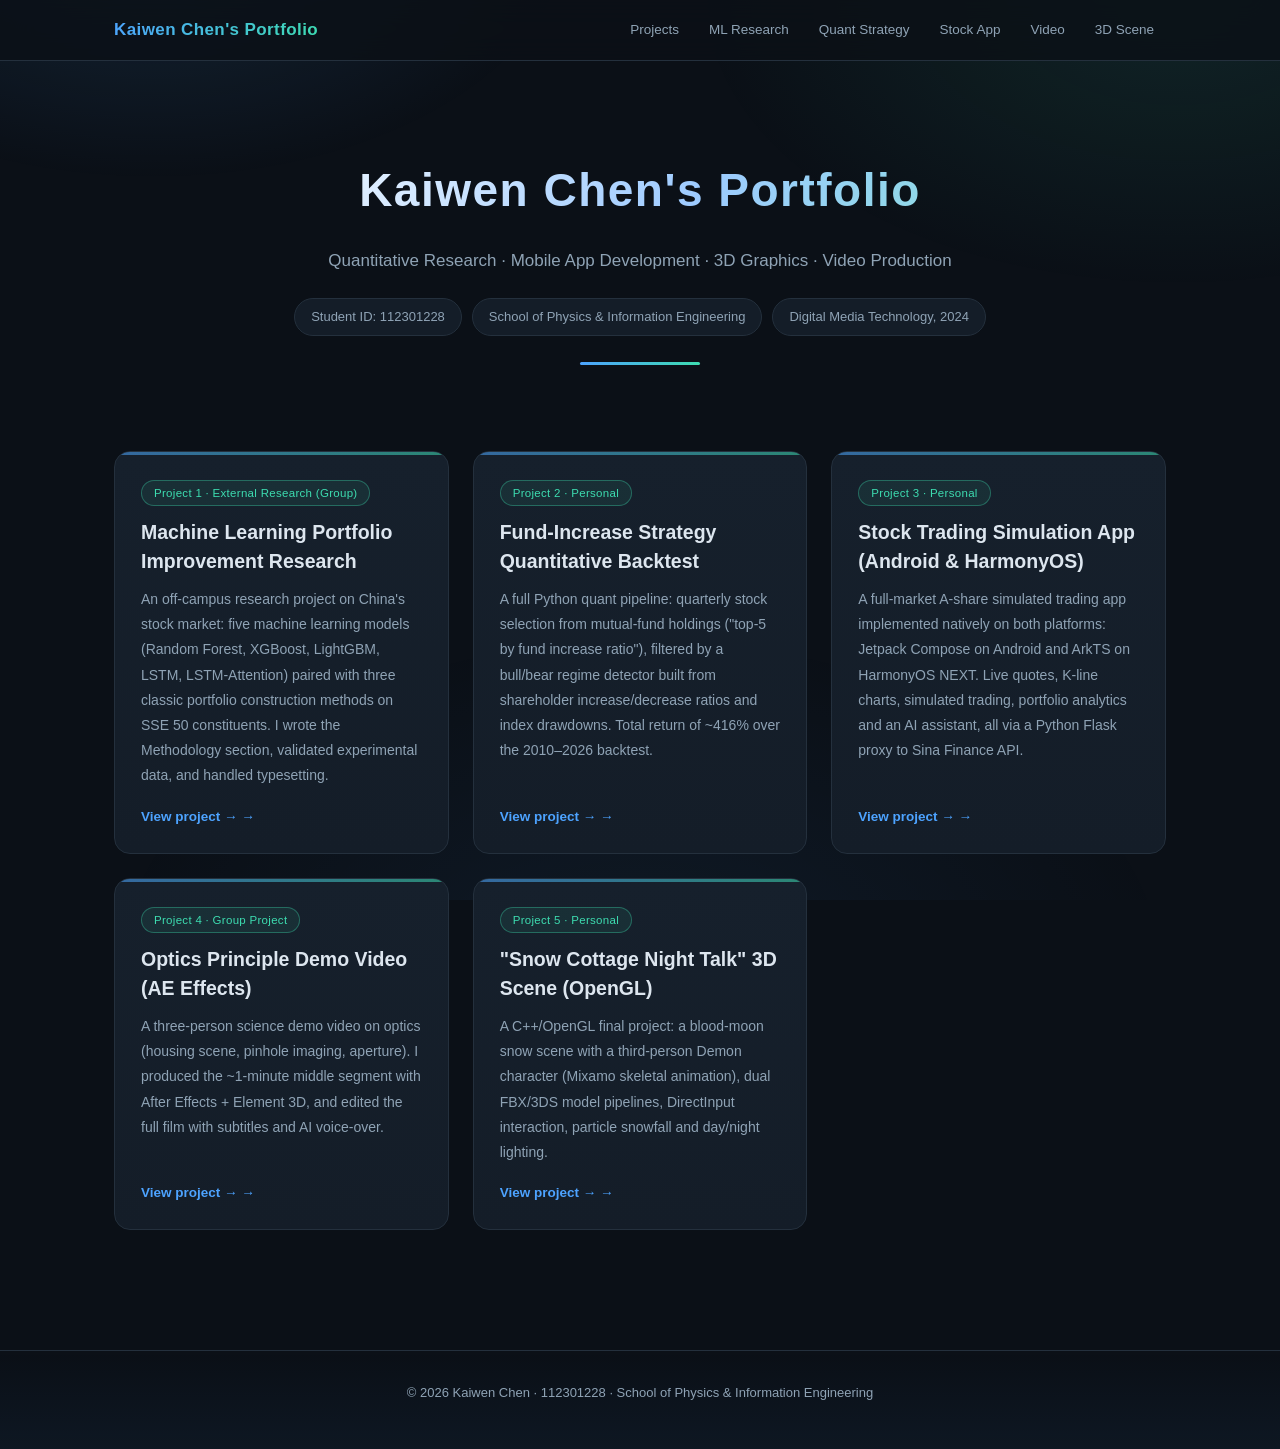
<file: index.html>
<!DOCTYPE html>
<html lang="en">
<head>
<meta charset="UTF-8">
<meta name="viewport" content="width=device-width, initial-scale=1.0">
<title>Kaiwen Chen — Portfolio</title>
<link rel="stylesheet" href="assets/css/style.css">
</head>
<body>
<nav class="nav">
  <div class="wrap">
    <span class="brand">Kaiwen Chen's Portfolio</span>
    <div class="links">
      <a href="#projects">Projects</a>
      <a href="projects/research.html">ML Research</a>
      <a href="projects/gongmu.html">Quant Strategy</a>
      <a href="projects/stockapp.html">Stock App</a>
      <a href="projects/video.html">Video</a>
      <a href="projects/opengl.html">3D Scene</a>
    </div>
  </div>
</nav>

<header class="hero wrap">
  <h1>Kaiwen Chen's Portfolio</h1>
  <p class="sub">Quantitative Research · Mobile App Development · 3D Graphics · Video Production</p>
  <p class="meta">
    <span>Student ID: 112301228</span>
    <span>School of Physics &amp; Information Engineering</span>
    <span>Digital Media Technology, 2024</span>
  </p>
  <div class="rule"></div>
</header>

<main class="wrap" id="projects">
  <div class="grid">

    <a class="card" href="projects/research.html">
      <span class="tag">Project 1 · External Research (Group)</span>
      <h3>Machine Learning Portfolio Improvement Research</h3>
      <p>An off-campus research project on China's stock market: five machine learning models (Random Forest, XGBoost, LightGBM, LSTM, LSTM-Attention) paired with three classic portfolio construction methods on SSE 50 constituents. I wrote the Methodology section, validated experimental data, and handled typesetting.</p>
      <span class="go">View project →</span>
    </a>

    <a class="card" href="projects/gongmu.html">
      <span class="tag">Project 2 · Personal</span>
      <h3>Fund-Increase Strategy Quantitative Backtest</h3>
      <p>A full Python quant pipeline: quarterly stock selection from mutual-fund holdings ("top-5 by fund increase ratio"), filtered by a bull/bear regime detector built from shareholder increase/decrease ratios and index drawdowns. Total return of ~416% over the 2010–2026 backtest.</p>
      <span class="go">View project →</span>
    </a>

    <a class="card" href="projects/stockapp.html">
      <span class="tag">Project 3 · Personal</span>
      <h3>Stock Trading Simulation App (Android &amp; HarmonyOS)</h3>
      <p>A full-market A-share simulated trading app implemented natively on both platforms: Jetpack Compose on Android and ArkTS on HarmonyOS NEXT. Live quotes, K-line charts, simulated trading, portfolio analytics and an AI assistant, all via a Python Flask proxy to Sina Finance API.</p>
      <span class="go">View project →</span>
    </a>

    <a class="card" href="projects/video.html">
      <span class="tag">Project 4 · Group Project</span>
      <h3>Optics Principle Demo Video (AE Effects)</h3>
      <p>A three-person science demo video on optics (housing scene, pinhole imaging, aperture). I produced the ~1-minute middle segment with After Effects + Element 3D, and edited the full film with subtitles and AI voice-over.</p>
      <span class="go">View project →</span>
    </a>

    <a class="card" href="projects/opengl.html">
      <span class="tag">Project 5 · Personal</span>
      <h3>"Snow Cottage Night Talk" 3D Scene (OpenGL)</h3>
      <p>A C++/OpenGL final project: a blood-moon snow scene with a third-person Demon character (Mixamo skeletal animation), dual FBX/3DS model pipelines, DirectInput interaction, particle snowfall and day/night lighting.</p>
      <span class="go">View project →</span>
    </a>

  </div>
</main>

<footer class="footer">
  <div>© 2026 Kaiwen Chen · 112301228 · School of Physics &amp; Information Engineering</div>
</footer>
</body>
</html>
</file>
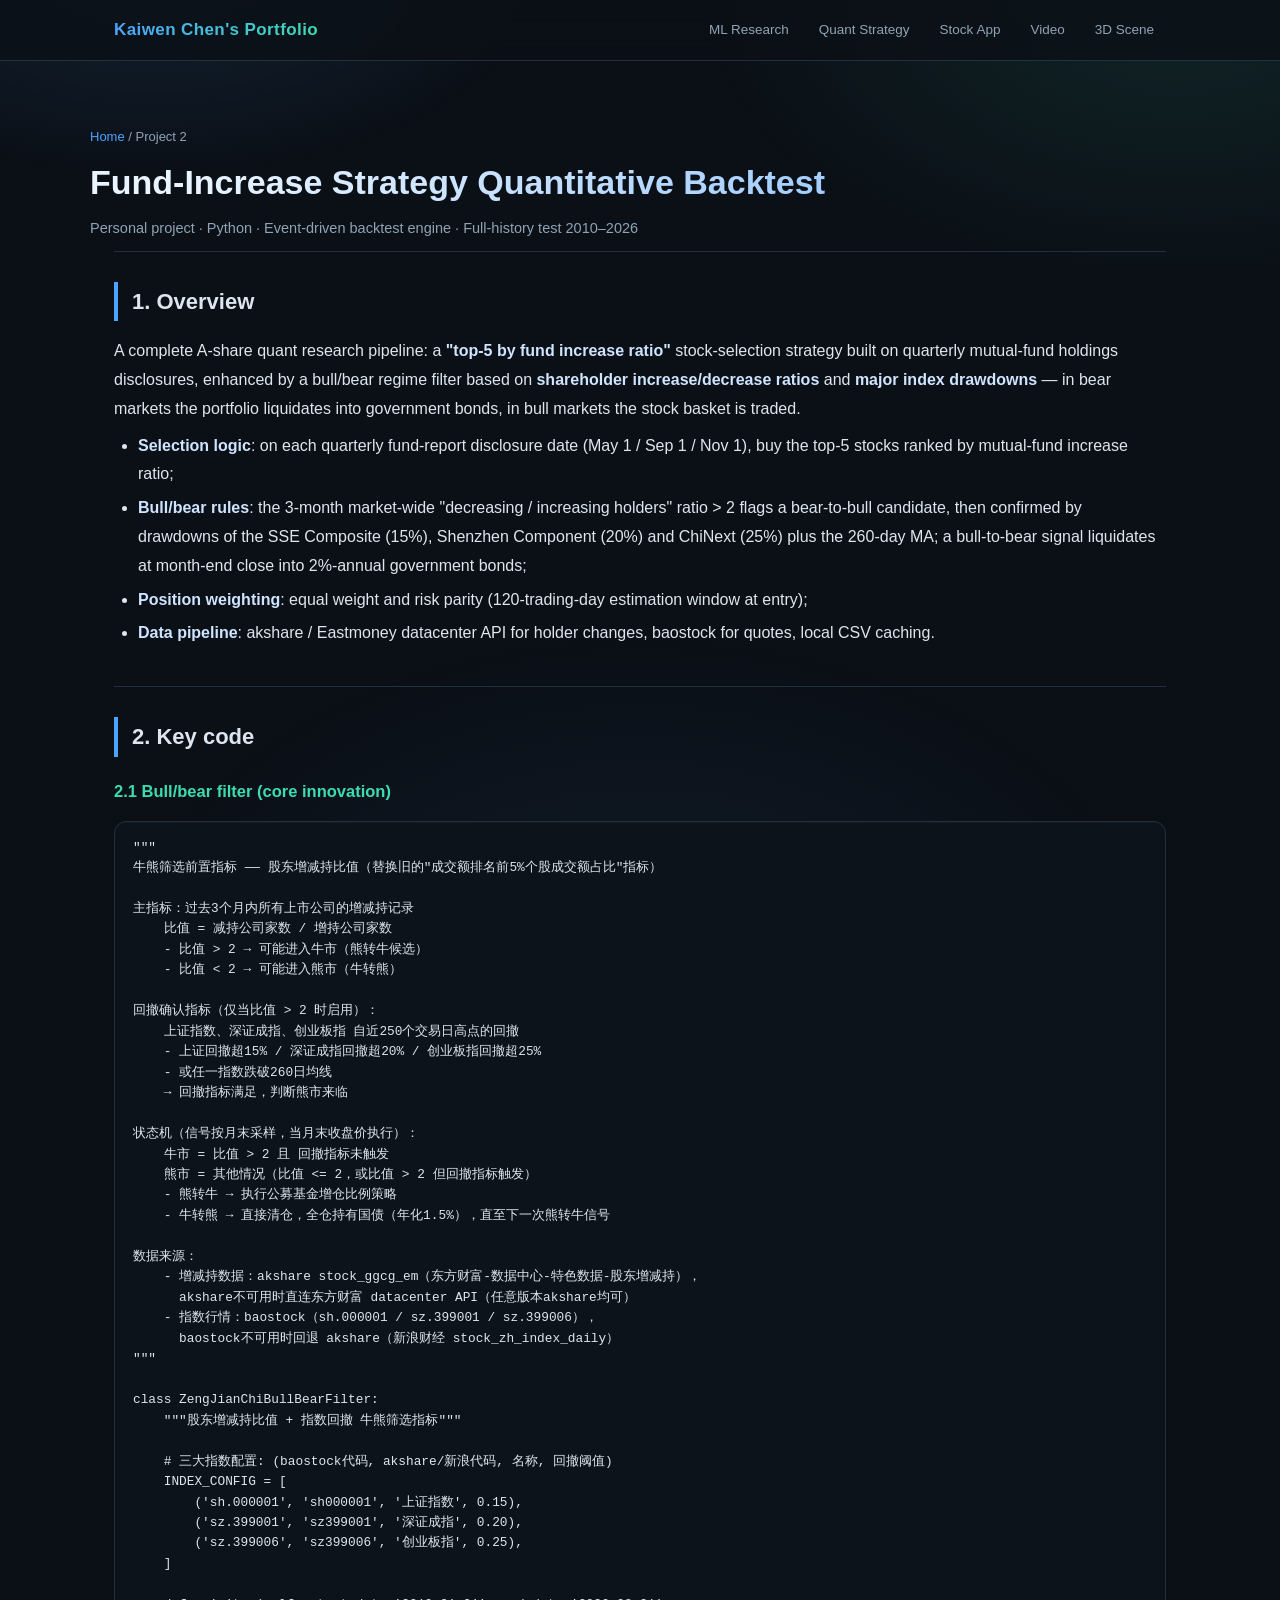
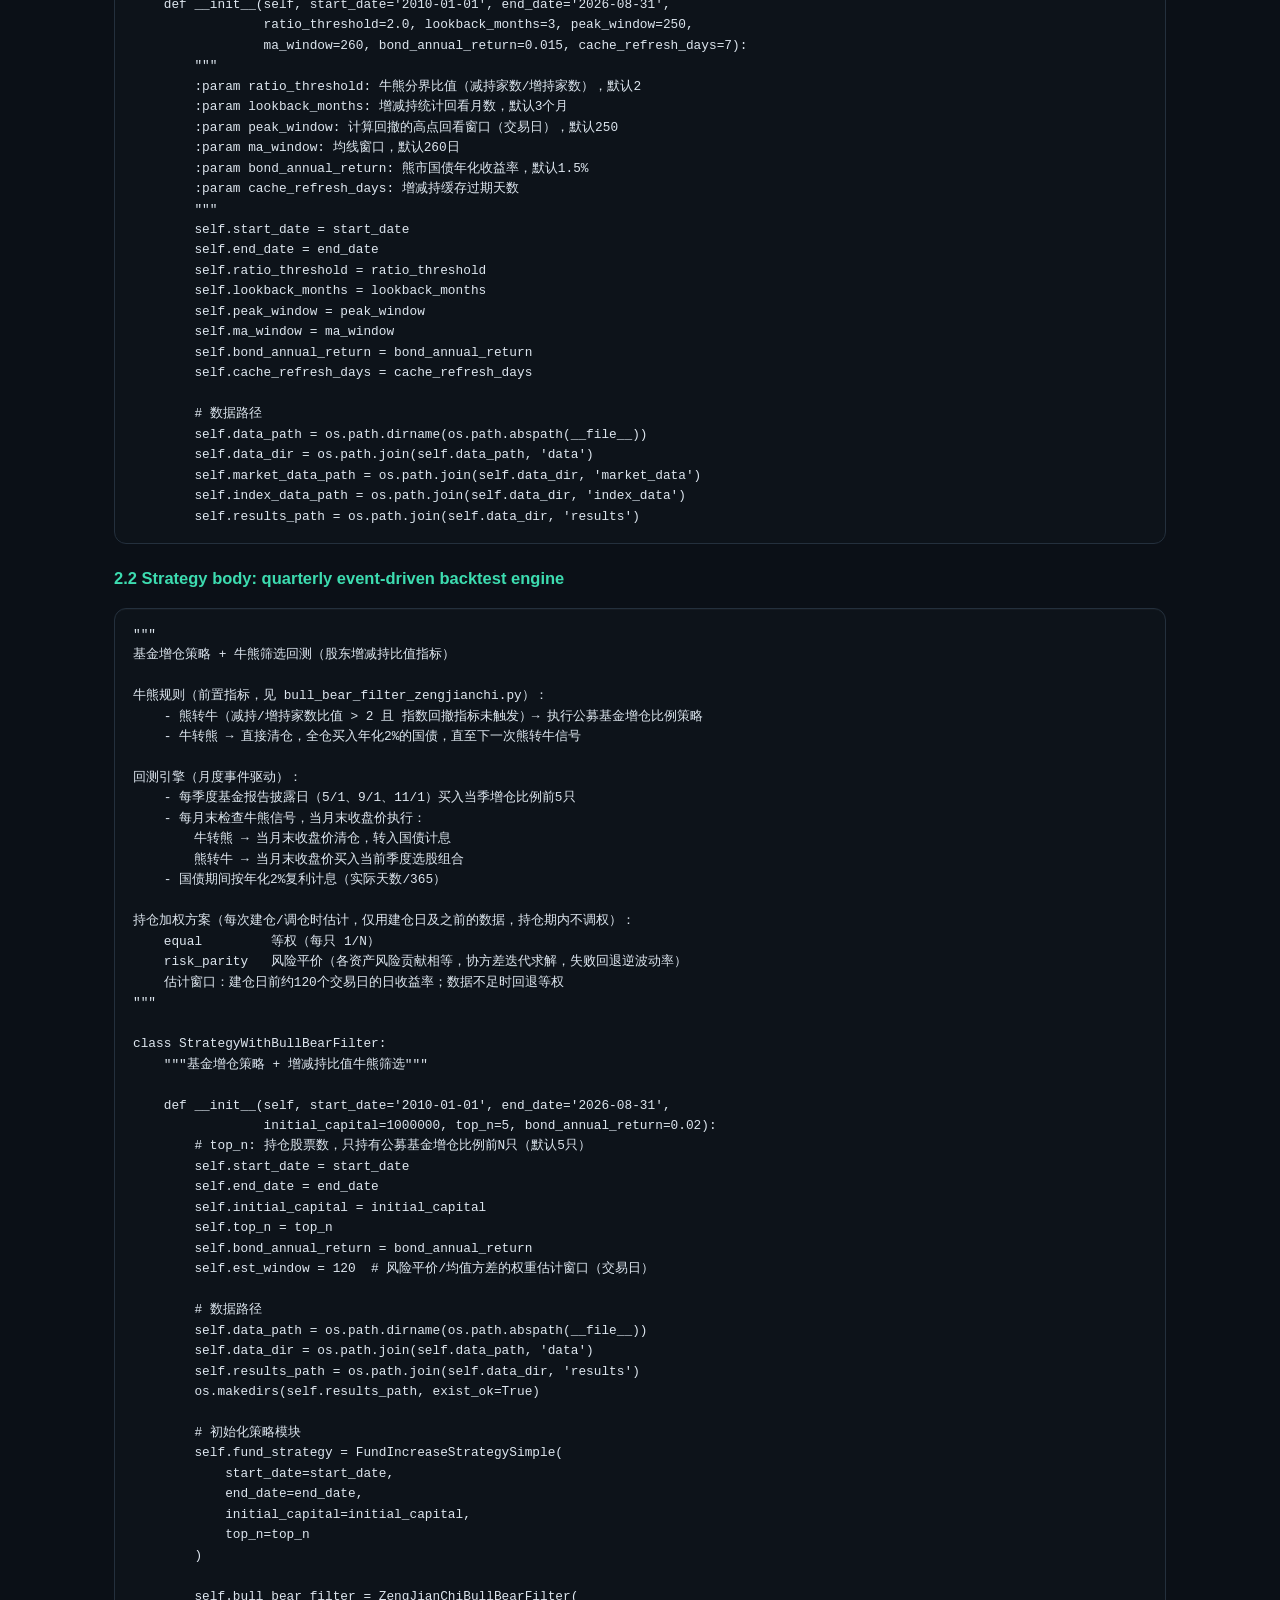
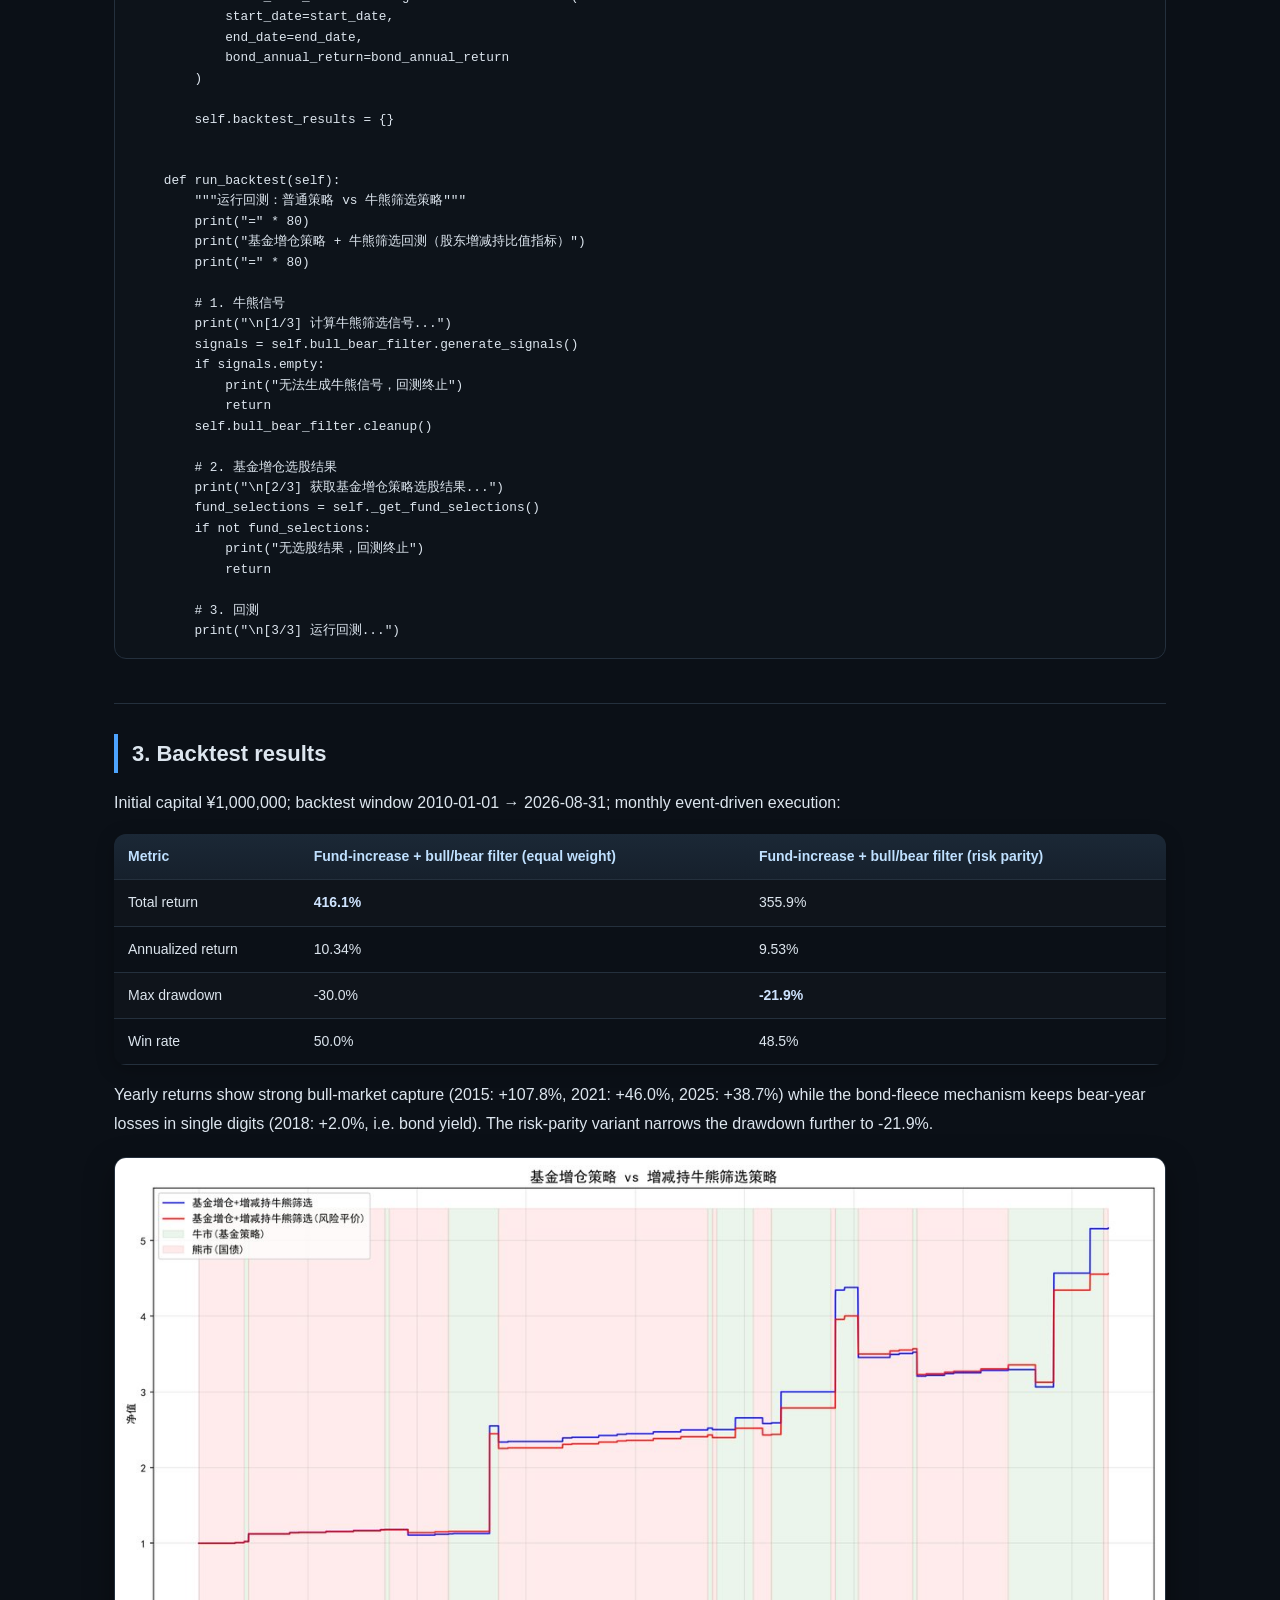
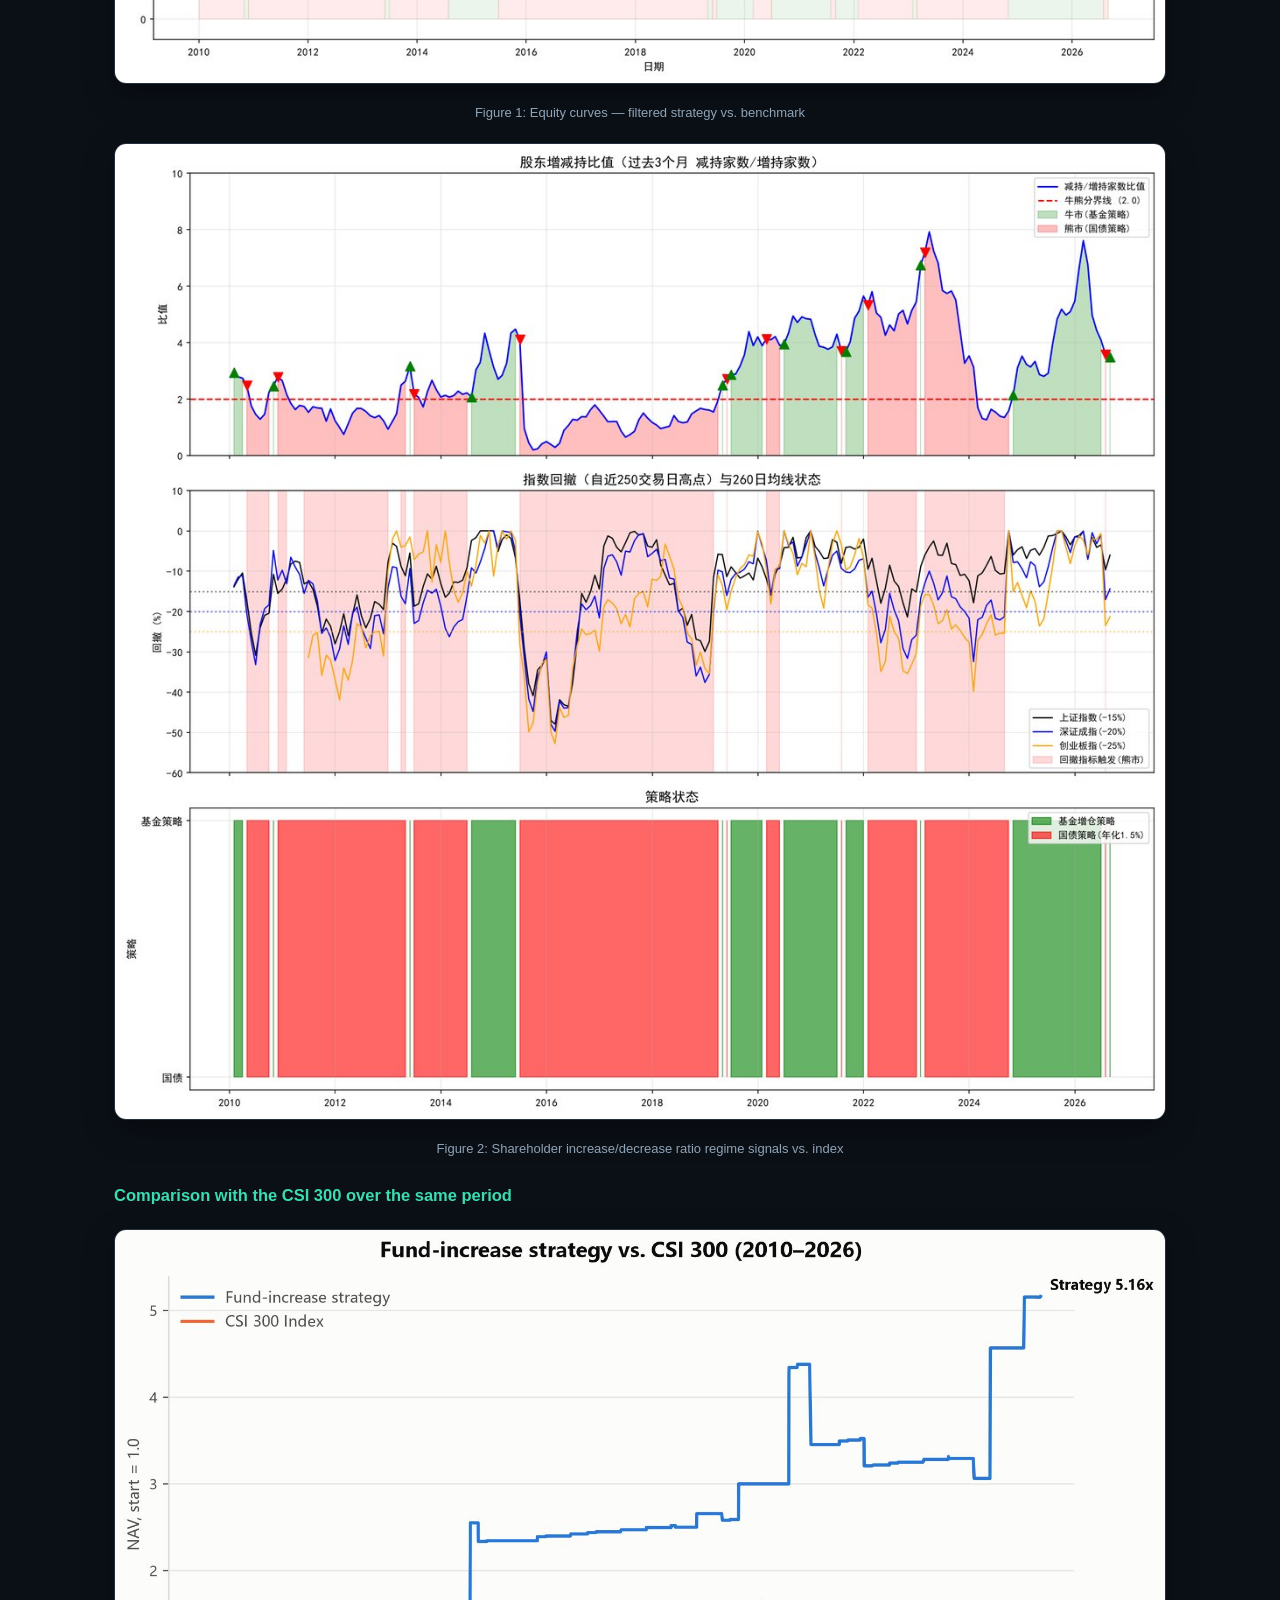
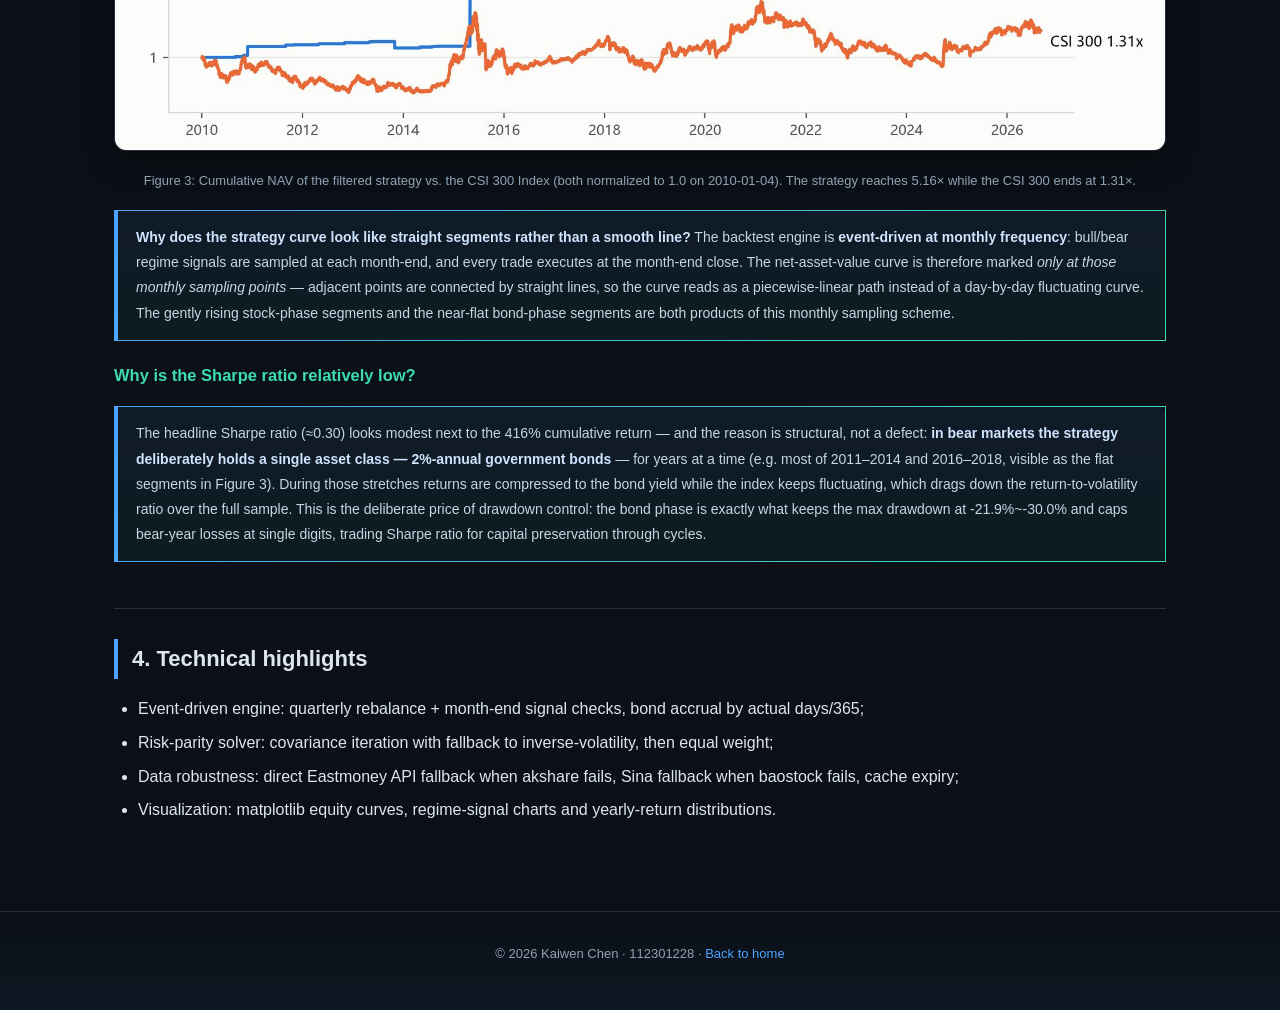
<file: projects/gongmu.html>
<!DOCTYPE html>
<html lang="en">
<head>
<meta charset="UTF-8">
<meta name="viewport" content="width=device-width, initial-scale=1.0">
<title>Fund-Increase Strategy Quantitative Backtest — Kaiwen Chen</title>
<link rel="stylesheet" href="../assets/css/style.css">
</head>
<body>
<nav class="nav">
  <div class="wrap">
    <span class="brand"><a href="../index.html" style="color:var(--text)">Kaiwen Chen's Portfolio</a></span>
    <div class="links">
      <a href="research.html">ML Research</a>
      <a href="gongmu.html">Quant Strategy</a>
      <a href="stockapp.html">Stock App</a>
      <a href="video.html">Video</a>
      <a href="opengl.html">3D Scene</a>
    </div>
  </div>
</nav>

<div class="page-head wrap">
  <div class="crumb"><a href="../index.html">Home</a> / Project 2</div>
  <h1>Fund-Increase Strategy Quantitative Backtest</h1>
  <p class="info">Personal project · Python · Event-driven backtest engine · Full-history test 2010–2026</p>
</div>

<main class="wrap">

<section class="block">
  <h2>1. Overview</h2>
  <p>A complete A-share quant research pipeline: a <strong>"top-5 by fund increase ratio"</strong> stock-selection strategy built on quarterly mutual-fund holdings disclosures, enhanced by a bull/bear regime filter based on <strong>shareholder increase/decrease ratios</strong> and <strong>major index drawdowns</strong> — in bear markets the portfolio liquidates into government bonds, in bull markets the stock basket is traded.</p>
  <ul>
    <li><strong>Selection logic</strong>: on each quarterly fund-report disclosure date (May 1 / Sep 1 / Nov 1), buy the top-5 stocks ranked by mutual-fund increase ratio;</li>
    <li><strong>Bull/bear rules</strong>: the 3-month market-wide "decreasing / increasing holders" ratio &gt; 2 flags a bear-to-bull candidate, then confirmed by drawdowns of the SSE Composite (15%), Shenzhen Component (20%) and ChiNext (25%) plus the 260-day MA; a bull-to-bear signal liquidates at month-end close into 2%-annual government bonds;</li>
    <li><strong>Position weighting</strong>: equal weight and risk parity (120-trading-day estimation window at entry);</li>
    <li><strong>Data pipeline</strong>: akshare / Eastmoney datacenter API for holder changes, baostock for quotes, local CSV caching.</li>
  </ul>
</section>

<section class="block">
  <h2>2. Key code</h2>

  <h3>2.1 Bull/bear filter (core innovation)</h3>
  <pre><code>&quot;&quot;&quot;
牛熊筛选前置指标 —— 股东增减持比值（替换旧的&quot;成交额排名前5%个股成交额占比&quot;指标）

主指标：过去3个月内所有上市公司的增减持记录
    比值 = 减持公司家数 / 增持公司家数
    - 比值 &gt; 2 → 可能进入牛市（熊转牛候选）
    - 比值 &lt; 2 → 可能进入熊市（牛转熊）

回撤确认指标（仅当比值 &gt; 2 时启用）：
    上证指数、深证成指、创业板指 自近250个交易日高点的回撤
    - 上证回撤超15% / 深证成指回撤超20% / 创业板指回撤超25%
    - 或任一指数跌破260日均线
    → 回撤指标满足，判断熊市来临

状态机（信号按月末采样，当月末收盘价执行）：
    牛市 = 比值 &gt; 2 且 回撤指标未触发
    熊市 = 其他情况（比值 &lt;= 2，或比值 &gt; 2 但回撤指标触发）
    - 熊转牛 → 执行公募基金增仓比例策略
    - 牛转熊 → 直接清仓，全仓持有国债（年化1.5%），直至下一次熊转牛信号

数据来源：
    - 增减持数据：akshare stock_ggcg_em（东方财富-数据中心-特色数据-股东增减持），
      akshare不可用时直连东方财富 datacenter API（任意版本akshare均可）
    - 指数行情：baostock（sh.000001 / sz.399001 / sz.399006），
      baostock不可用时回退 akshare（新浪财经 stock_zh_index_daily）
&quot;&quot;&quot;

class ZengJianChiBullBearFilter:
    &quot;&quot;&quot;股东增减持比值 + 指数回撤 牛熊筛选指标&quot;&quot;&quot;

    # 三大指数配置: (baostock代码, akshare/新浪代码, 名称, 回撤阈值)
    INDEX_CONFIG = [
        (&#x27;sh.000001&#x27;, &#x27;sh000001&#x27;, &#x27;上证指数&#x27;, 0.15),
        (&#x27;sz.399001&#x27;, &#x27;sz399001&#x27;, &#x27;深证成指&#x27;, 0.20),
        (&#x27;sz.399006&#x27;, &#x27;sz399006&#x27;, &#x27;创业板指&#x27;, 0.25),
    ]

    def __init__(self, start_date=&#x27;2010-01-01&#x27;, end_date=&#x27;2026-08-31&#x27;,
                 ratio_threshold=2.0, lookback_months=3, peak_window=250,
                 ma_window=260, bond_annual_return=0.015, cache_refresh_days=7):
        &quot;&quot;&quot;
        :param ratio_threshold: 牛熊分界比值（减持家数/增持家数），默认2
        :param lookback_months: 增减持统计回看月数，默认3个月
        :param peak_window: 计算回撤的高点回看窗口（交易日），默认250
        :param ma_window: 均线窗口，默认260日
        :param bond_annual_return: 熊市国债年化收益率，默认1.5%
        :param cache_refresh_days: 增减持缓存过期天数
        &quot;&quot;&quot;
        self.start_date = start_date
        self.end_date = end_date
        self.ratio_threshold = ratio_threshold
        self.lookback_months = lookback_months
        self.peak_window = peak_window
        self.ma_window = ma_window
        self.bond_annual_return = bond_annual_return
        self.cache_refresh_days = cache_refresh_days

        # 数据路径
        self.data_path = os.path.dirname(os.path.abspath(__file__))
        self.data_dir = os.path.join(self.data_path, &#x27;data&#x27;)
        self.market_data_path = os.path.join(self.data_dir, &#x27;market_data&#x27;)
        self.index_data_path = os.path.join(self.data_dir, &#x27;index_data&#x27;)
        self.results_path = os.path.join(self.data_dir, &#x27;results&#x27;)
</code></pre>

  <h3>2.2 Strategy body: quarterly event-driven backtest engine</h3>
  <pre><code>&quot;&quot;&quot;
基金增仓策略 + 牛熊筛选回测（股东增减持比值指标）

牛熊规则（前置指标，见 bull_bear_filter_zengjianchi.py）：
    - 熊转牛（减持/增持家数比值 &gt; 2 且 指数回撤指标未触发）→ 执行公募基金增仓比例策略
    - 牛转熊 → 直接清仓，全仓买入年化2%的国债，直至下一次熊转牛信号

回测引擎（月度事件驱动）：
    - 每季度基金报告披露日（5/1、9/1、11/1）买入当季增仓比例前5只
    - 每月末检查牛熊信号，当月末收盘价执行：
        牛转熊 → 当月末收盘价清仓，转入国债计息
        熊转牛 → 当月末收盘价买入当前季度选股组合
    - 国债期间按年化2%复利计息（实际天数/365）

持仓加权方案（每次建仓/调仓时估计，仅用建仓日及之前的数据，持仓期内不调权）：
    equal         等权（每只 1/N）
    risk_parity   风险平价（各资产风险贡献相等，协方差迭代求解，失败回退逆波动率）
    估计窗口：建仓日前约120个交易日的日收益率；数据不足时回退等权
&quot;&quot;&quot;

class StrategyWithBullBearFilter:
    &quot;&quot;&quot;基金增仓策略 + 增减持比值牛熊筛选&quot;&quot;&quot;

    def __init__(self, start_date=&#x27;2010-01-01&#x27;, end_date=&#x27;2026-08-31&#x27;,
                 initial_capital=1000000, top_n=5, bond_annual_return=0.02):
        # top_n: 持仓股票数，只持有公募基金增仓比例前N只（默认5只）
        self.start_date = start_date
        self.end_date = end_date
        self.initial_capital = initial_capital
        self.top_n = top_n
        self.bond_annual_return = bond_annual_return
        self.est_window = 120  # 风险平价/均值方差的权重估计窗口（交易日）

        # 数据路径
        self.data_path = os.path.dirname(os.path.abspath(__file__))
        self.data_dir = os.path.join(self.data_path, &#x27;data&#x27;)
        self.results_path = os.path.join(self.data_dir, &#x27;results&#x27;)
        os.makedirs(self.results_path, exist_ok=True)

        # 初始化策略模块
        self.fund_strategy = FundIncreaseStrategySimple(
            start_date=start_date,
            end_date=end_date,
            initial_capital=initial_capital,
            top_n=top_n
        )

        self.bull_bear_filter = ZengJianChiBullBearFilter(
            start_date=start_date,
            end_date=end_date,
            bond_annual_return=bond_annual_return
        )

        self.backtest_results = {}


    def run_backtest(self):
        &quot;&quot;&quot;运行回测：普通策略 vs 牛熊筛选策略&quot;&quot;&quot;
        print(&quot;=&quot; * 80)
        print(&quot;基金增仓策略 + 牛熊筛选回测（股东增减持比值指标）&quot;)
        print(&quot;=&quot; * 80)

        # 1. 牛熊信号
        print(&quot;\n[1/3] 计算牛熊筛选信号...&quot;)
        signals = self.bull_bear_filter.generate_signals()
        if signals.empty:
            print(&quot;无法生成牛熊信号，回测终止&quot;)
            return
        self.bull_bear_filter.cleanup()

        # 2. 基金增仓选股结果
        print(&quot;\n[2/3] 获取基金增仓策略选股结果...&quot;)
        fund_selections = self._get_fund_selections()
        if not fund_selections:
            print(&quot;无选股结果，回测终止&quot;)
            return

        # 3. 回测
        print(&quot;\n[3/3] 运行回测...&quot;)</code></pre>
</section>

<section class="block">
  <h2>3. Backtest results</h2>
  <p>Initial capital ¥1,000,000; backtest window 2010-01-01 → 2026-08-31; monthly event-driven execution:</p>
  <table>
    <tr><th>Metric</th><th>Fund-increase + bull/bear filter (equal weight)</th><th>Fund-increase + bull/bear filter (risk parity)</th></tr>
    <tr><td>Total return</td><td><strong>416.1%</strong></td><td>355.9%</td></tr>
    <tr><td>Annualized return</td><td>10.34%</td><td>9.53%</td></tr>
    <tr><td>Max drawdown</td><td>-30.0%</td><td><strong>-21.9%</strong></td></tr>
    <tr><td>Win rate</td><td>50.0%</td><td>48.5%</td></tr>
  </table>
  <p>Yearly returns show strong bull-market capture (2015: +107.8%, 2021: +46.0%, 2025: +38.7%) while the bond-fleece mechanism keeps bear-year losses in single digits (2018: +2.0%, i.e. bond yield). The risk-parity variant narrows the drawdown further to -21.9%.</p>

  <figure>
    <img src="../assets/img/gongmu_strategy_comparison_with_filter.jpg" alt="Strategy comparison">
    <figcaption>Figure 1: Equity curves — filtered strategy vs. benchmark</figcaption>
  </figure>
  <figure>
    <img src="../assets/img/gongmu_zjcc_bull_bear_signals.jpg" alt="Bull/bear signals">
    <figcaption>Figure 2: Shareholder increase/decrease ratio regime signals vs. index</figcaption>
  </figure>

  <h3>Comparison with the CSI 300 over the same period</h3>
  <figure>
    <img src="../assets/img/gongmu_vs_hs300.jpg" alt="Strategy vs CSI 300">
    <figcaption>Figure 3: Cumulative NAV of the filtered strategy vs. the CSI 300 Index (both normalized to 1.0 on 2010-01-04). The strategy reaches 5.16× while the CSI 300 ends at 1.31×.</figcaption>
  </figure>

  <div class="note">
    <strong>Why does the strategy curve look like straight segments rather than a smooth line?</strong> The backtest engine is <strong>event-driven at monthly frequency</strong>: bull/bear regime signals are sampled at each month-end, and every trade executes at the month-end close. The net-asset-value curve is therefore marked <em>only at those monthly sampling points</em> — adjacent points are connected by straight lines, so the curve reads as a piecewise-linear path instead of a day-by-day fluctuating curve. The gently rising stock-phase segments and the near-flat bond-phase segments are both products of this monthly sampling scheme.
  </div>

  <h3>Why is the Sharpe ratio relatively low?</h3>
  <div class="note">
    The headline Sharpe ratio (≈0.30) looks modest next to the 416% cumulative return — and the reason is structural, not a defect: <strong>in bear markets the strategy deliberately holds a single asset class — 2%-annual government bonds</strong> — for years at a time (e.g. most of 2011–2014 and 2016–2018, visible as the flat segments in Figure 3). During those stretches returns are compressed to the bond yield while the index keeps fluctuating, which drags down the return-to-volatility ratio over the full sample. This is the deliberate price of drawdown control: the bond phase is exactly what keeps the max drawdown at -21.9%~-30.0% and caps bear-year losses at single digits, trading Sharpe ratio for capital preservation through cycles.
  </div>
</section>

<section class="block">
  <h2>4. Technical highlights</h2>
  <ul>
    <li>Event-driven engine: quarterly rebalance + month-end signal checks, bond accrual by actual days/365;</li>
    <li>Risk-parity solver: covariance iteration with fallback to inverse-volatility, then equal weight;</li>
    <li>Data robustness: direct Eastmoney API fallback when akshare fails, Sina fallback when baostock fails, cache expiry;</li>
    <li>Visualization: matplotlib equity curves, regime-signal charts and yearly-return distributions.</li>
  </ul>
</section>

</main>

<footer class="footer">
  <div>© 2026 Kaiwen Chen · 112301228 · <a href="../index.html">Back to home</a></div>
</footer>
</body>
</html>
</file>
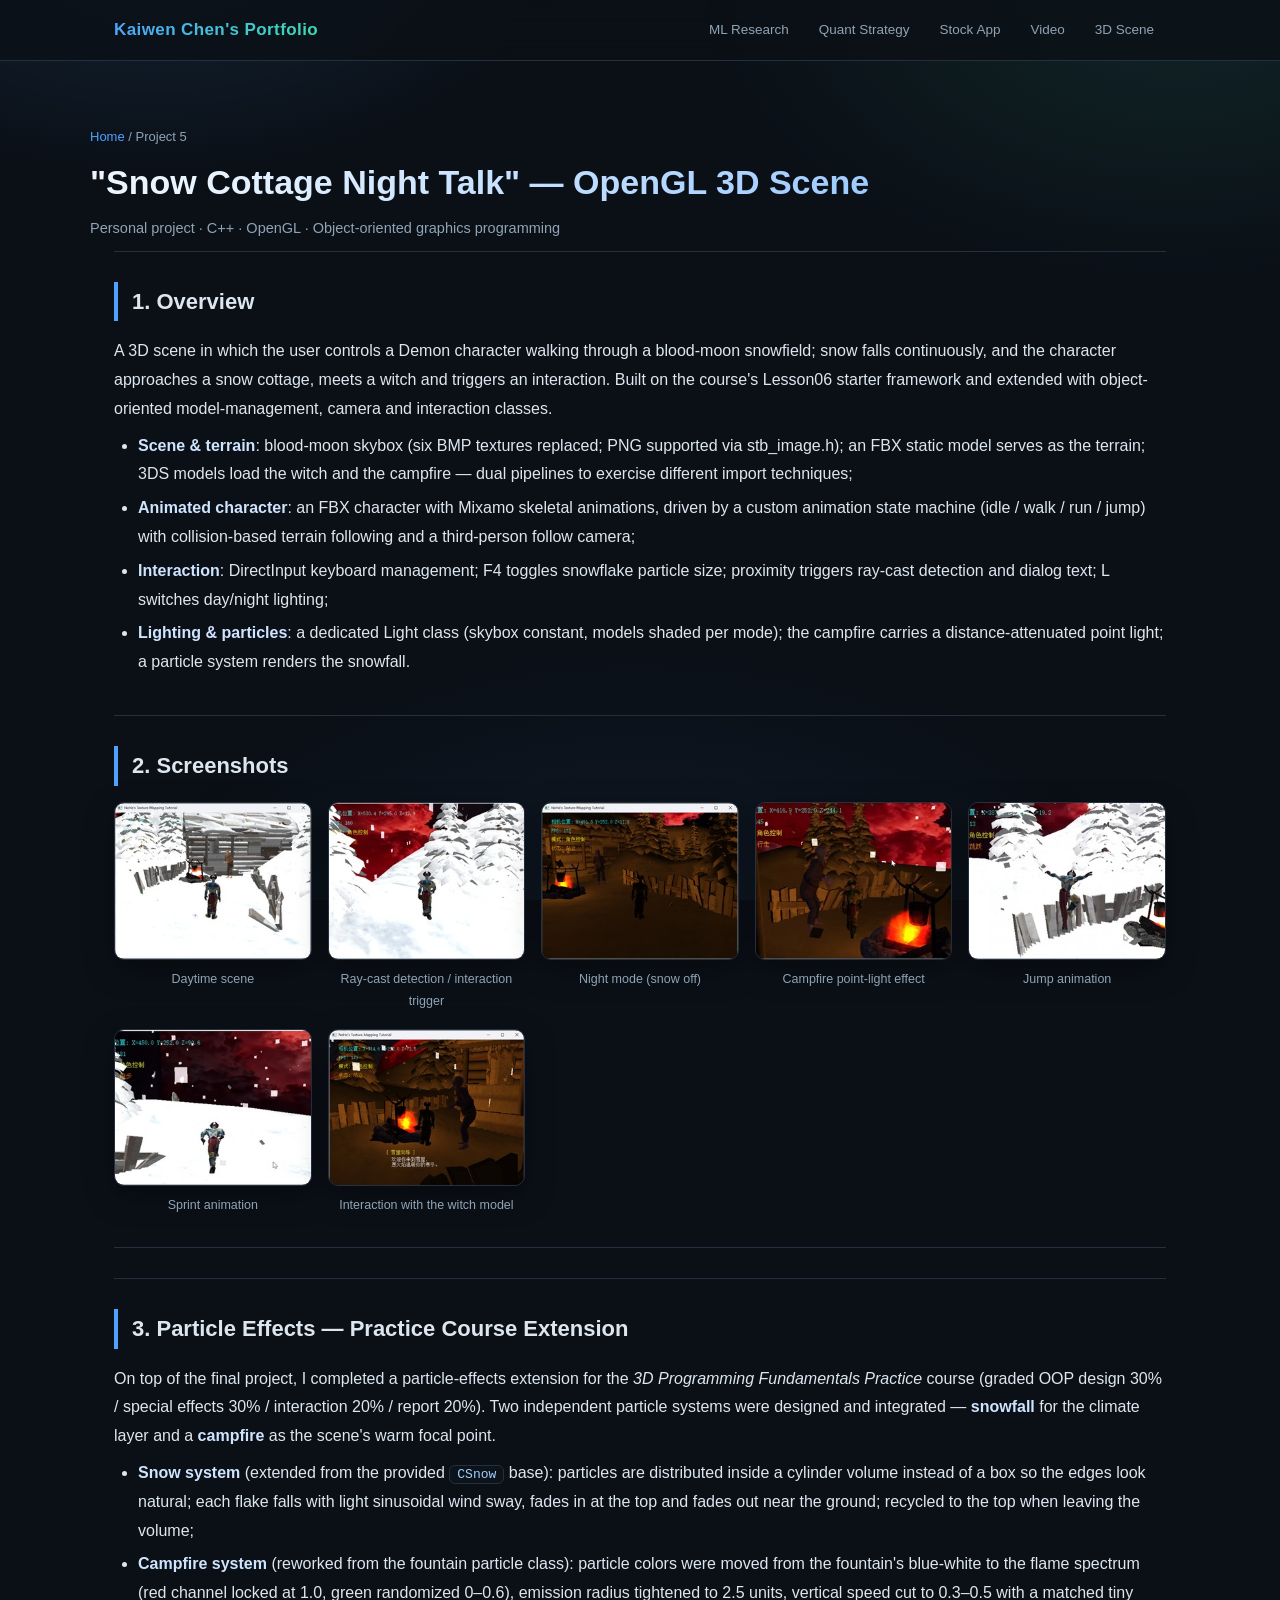
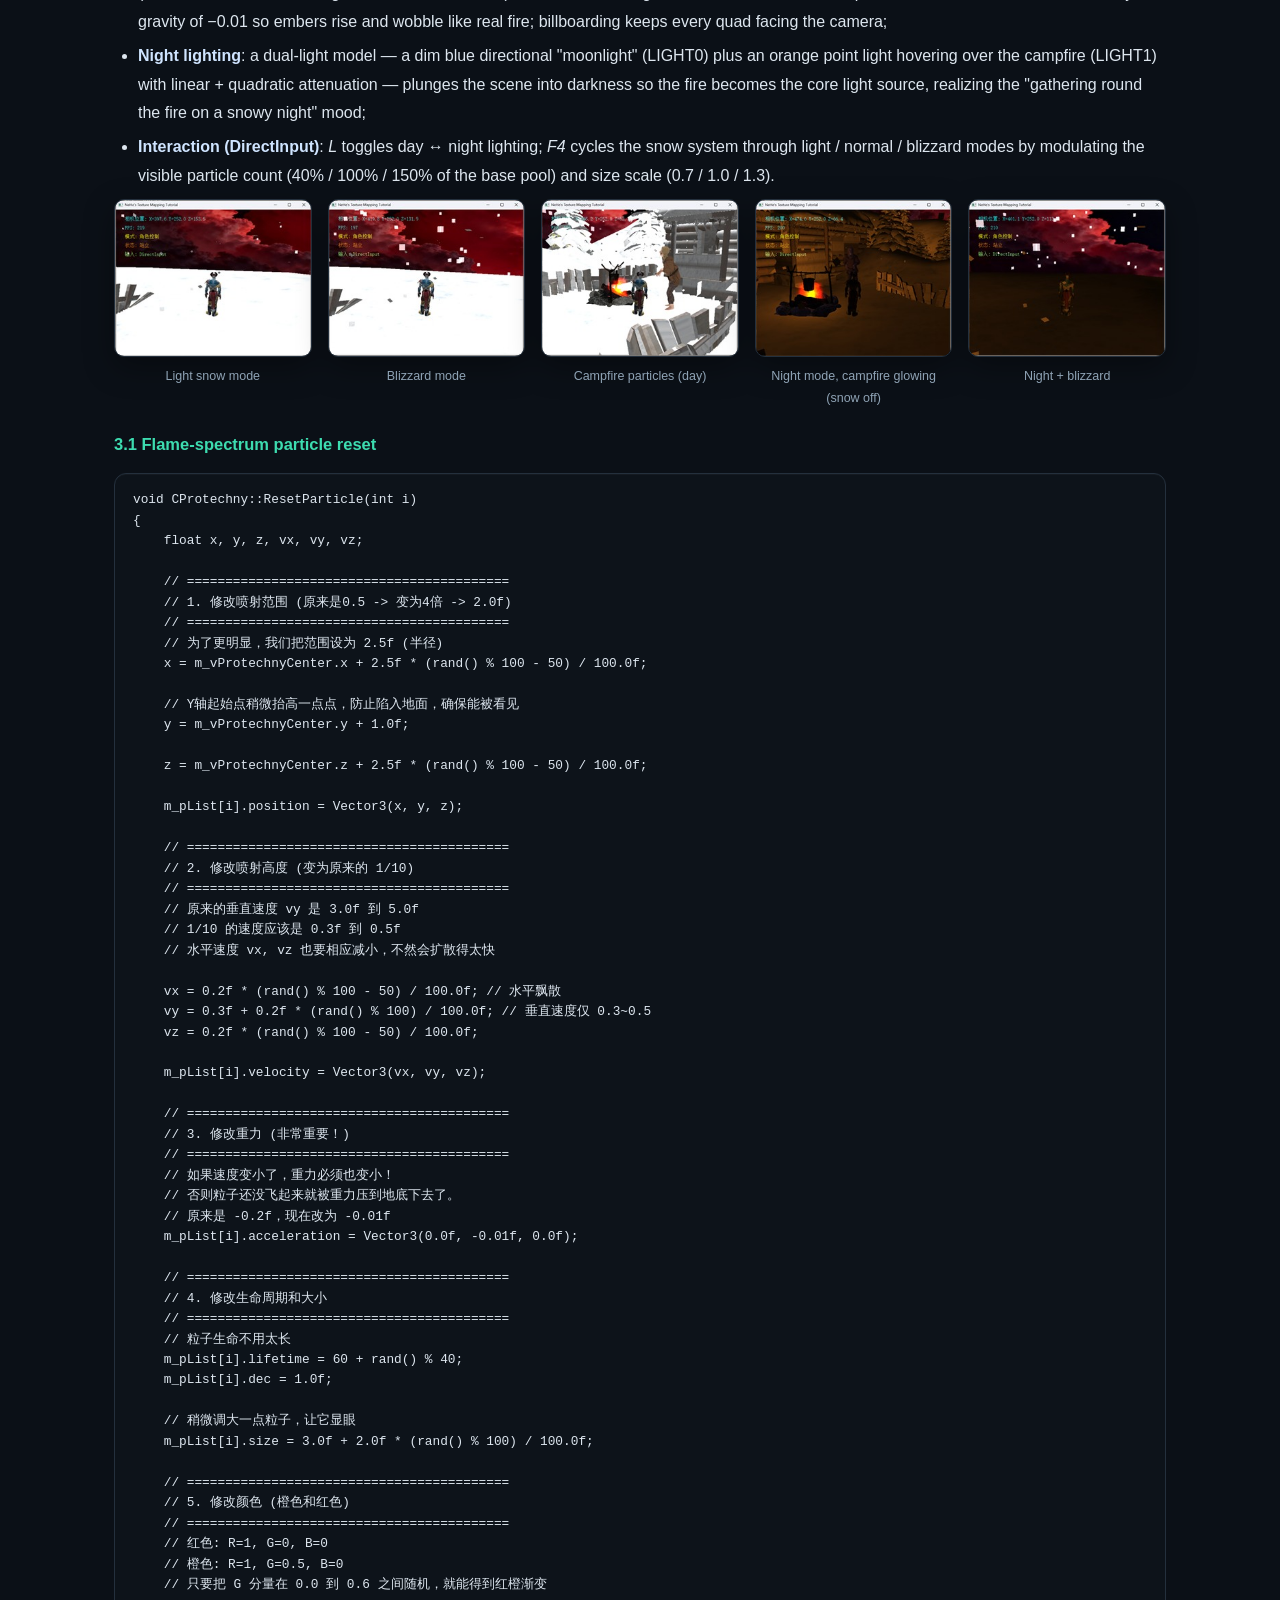
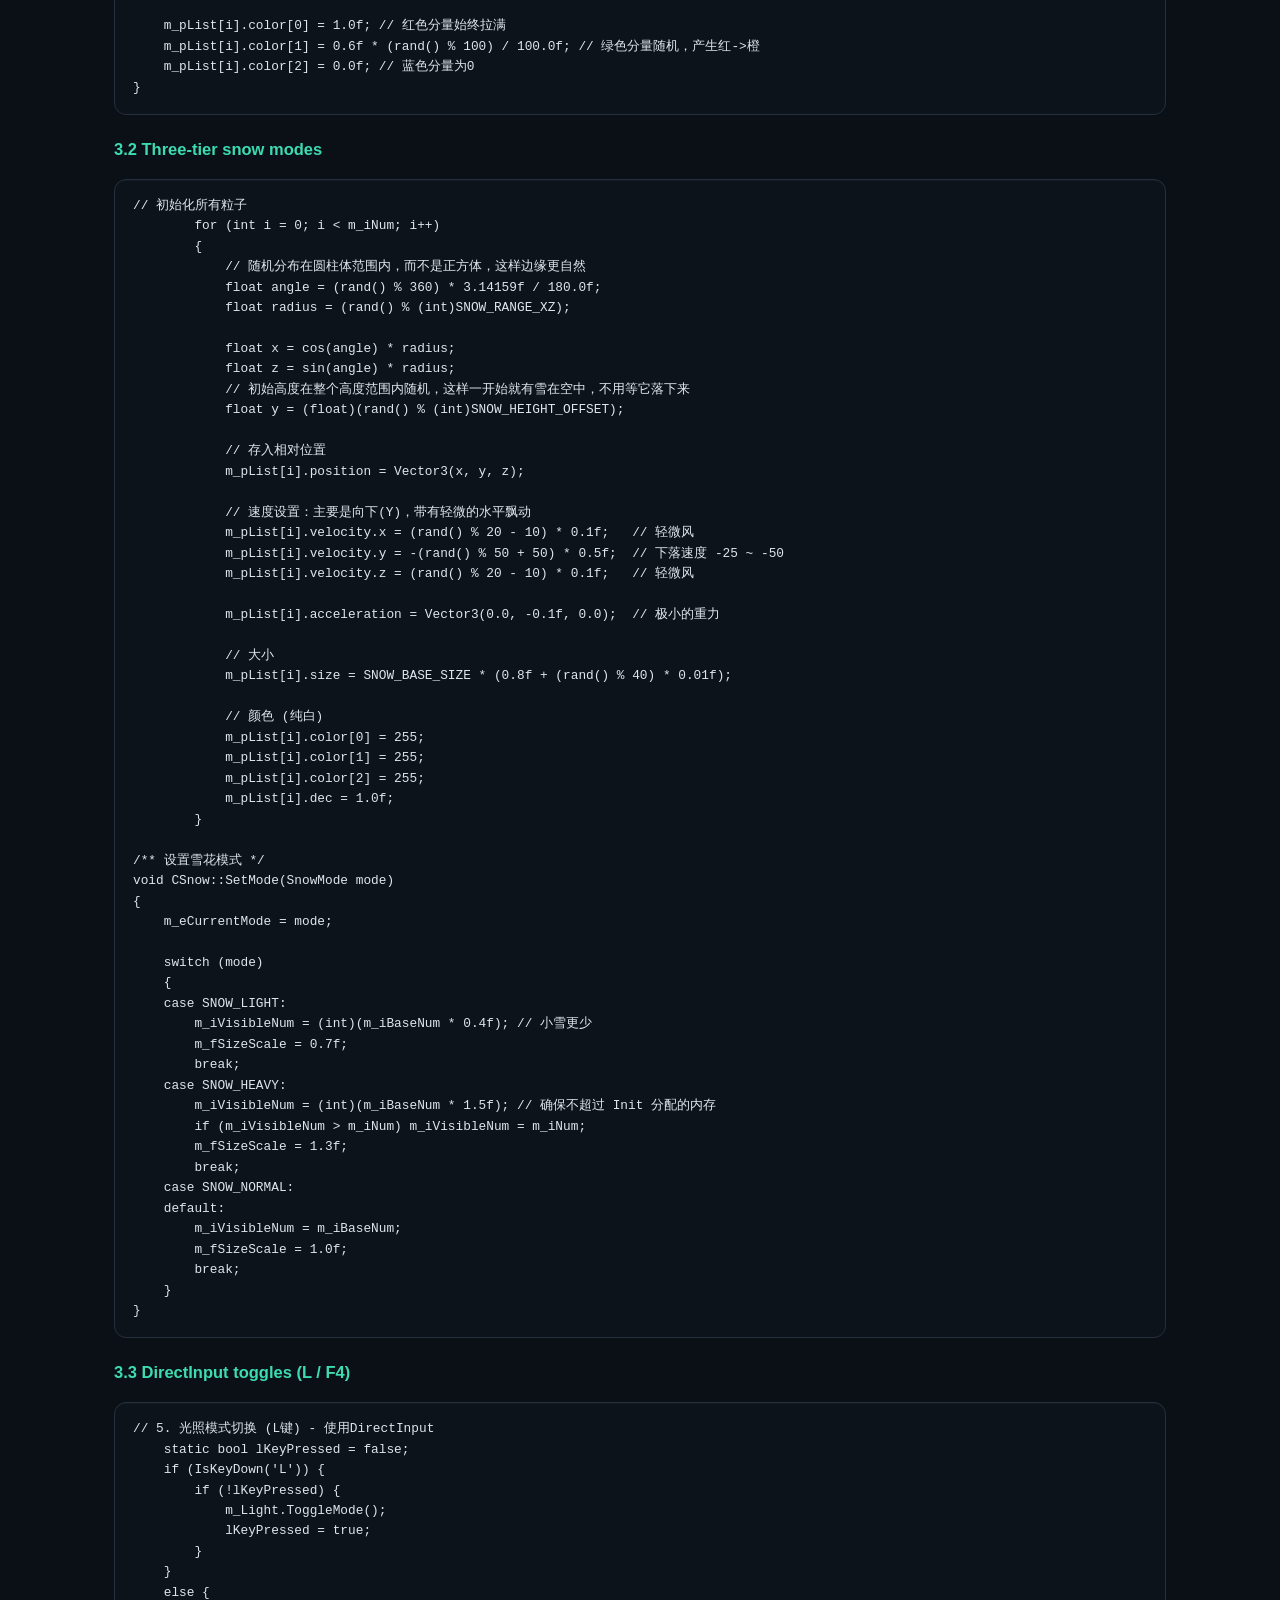
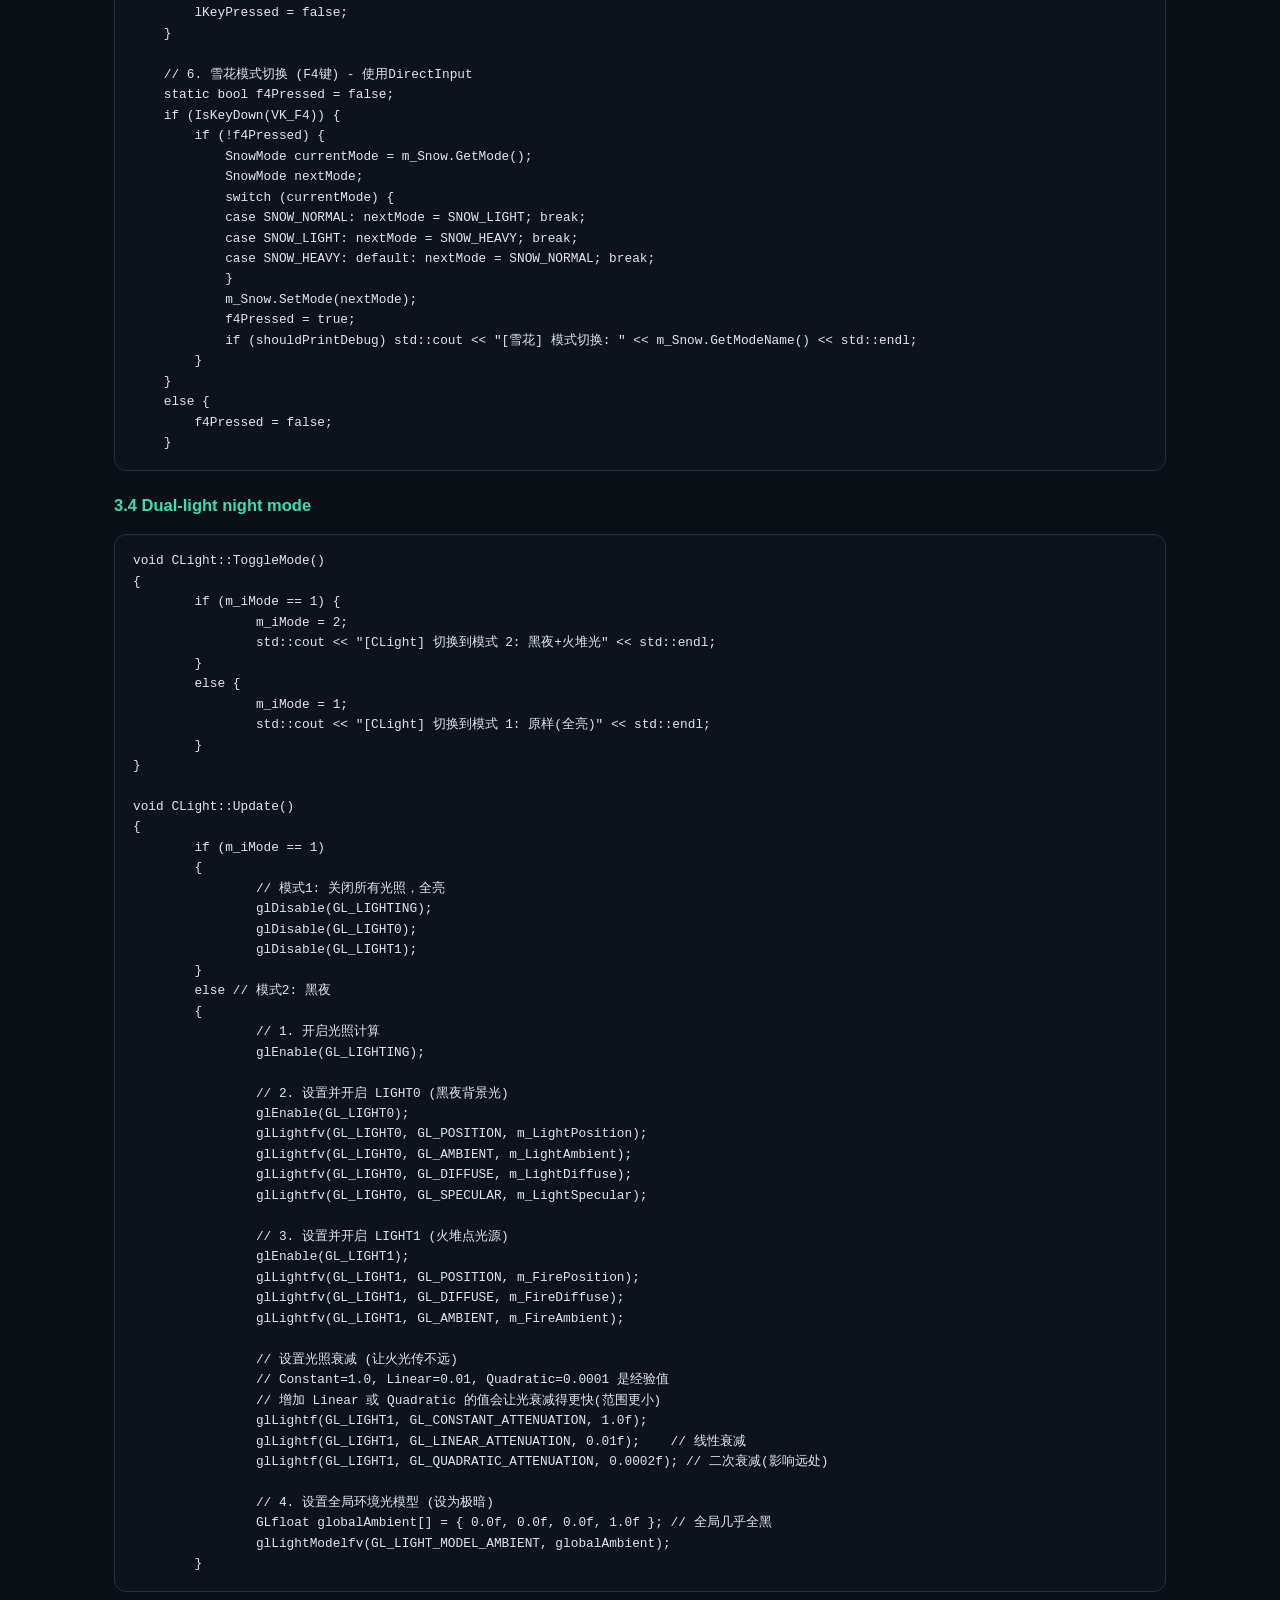
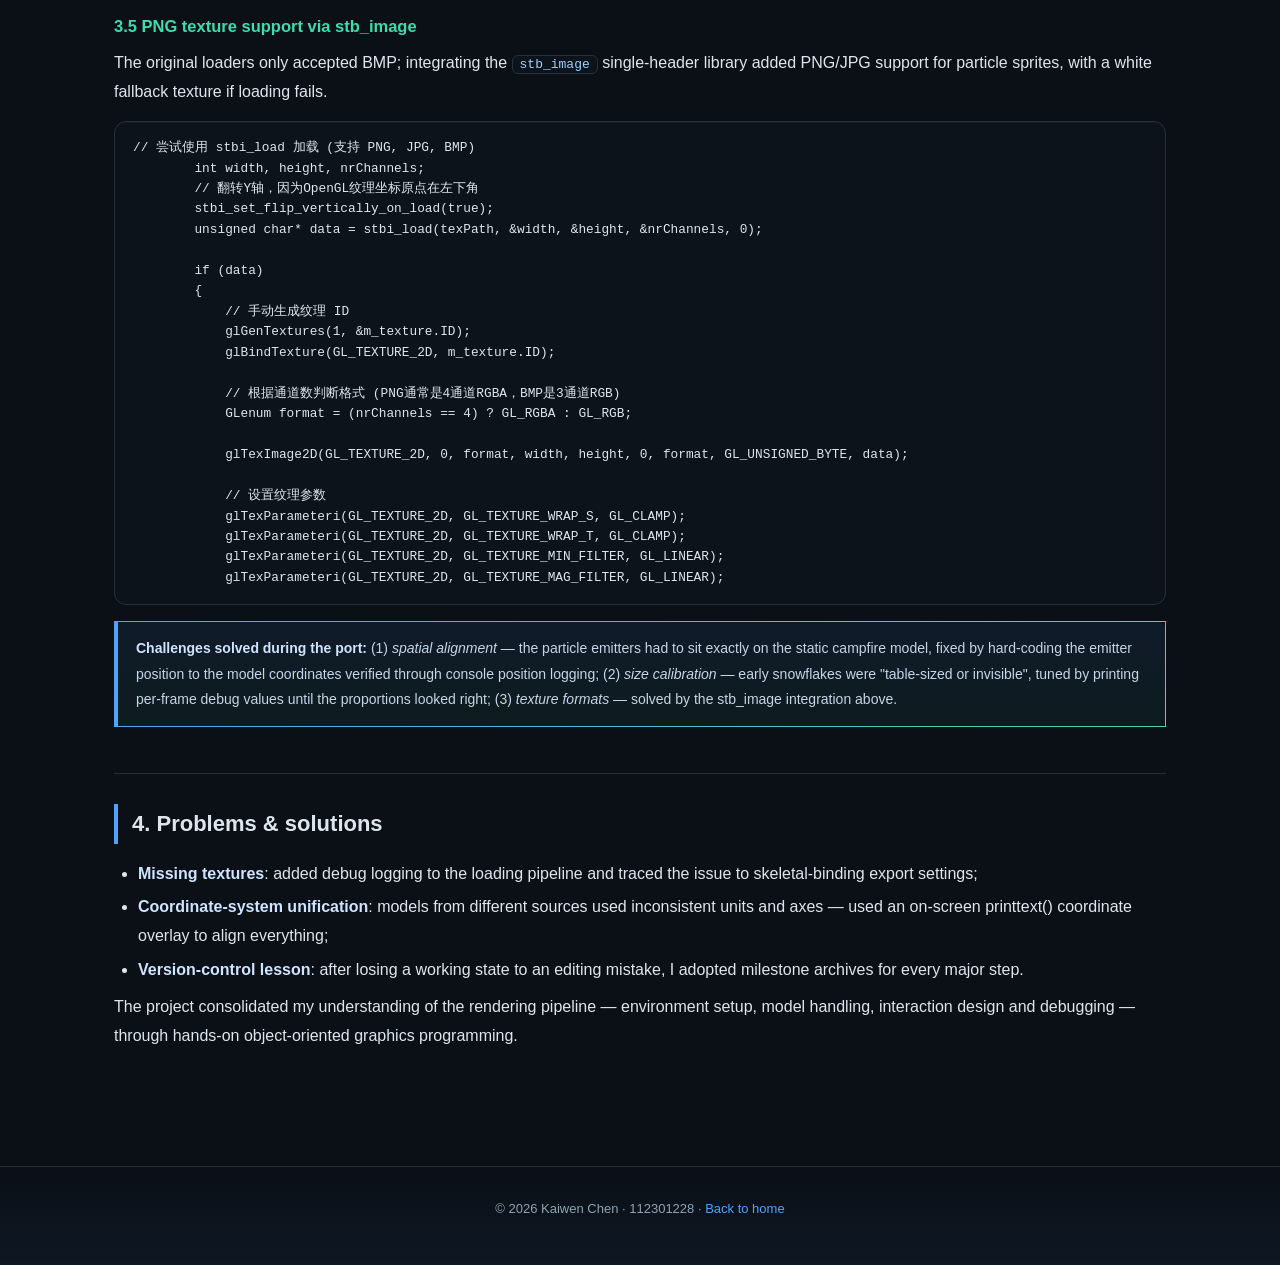
<file: projects/opengl.html>
<!DOCTYPE html>
<html lang="en">
<head>
<meta charset="UTF-8">
<meta name="viewport" content="width=device-width, initial-scale=1.0">
<title>"Snow Cottage Night Talk" OpenGL 3D Scene — Kaiwen Chen</title>
<link rel="stylesheet" href="../assets/css/style.css">
</head>
<body>
<nav class="nav">
  <div class="wrap">
    <span class="brand"><a href="../index.html" style="color:var(--text)">Kaiwen Chen's Portfolio</a></span>
    <div class="links">
      <a href="research.html">ML Research</a>
      <a href="gongmu.html">Quant Strategy</a>
      <a href="stockapp.html">Stock App</a>
      <a href="video.html">Video</a>
      <a href="opengl.html">3D Scene</a>
    </div>
  </div>
</nav>

<div class="page-head wrap">
  <div class="crumb"><a href="../index.html">Home</a> / Project 5</div>
  <h1>"Snow Cottage Night Talk" — OpenGL 3D Scene</h1>
  <p class="info">Personal project · C++ · OpenGL · Object-oriented graphics programming</p>
</div>

<main class="wrap">

<section class="block">
  <h2>1. Overview</h2>
  <p>A 3D scene in which the user controls a Demon character walking through a blood-moon snowfield; snow falls continuously, and the character approaches a snow cottage, meets a witch and triggers an interaction. Built on the course's Lesson06 starter framework and extended with object-oriented model-management, camera and interaction classes.</p>
  <ul>
    <li><strong>Scene &amp; terrain</strong>: blood-moon skybox (six BMP textures replaced; PNG supported via stb_image.h); an FBX static model serves as the terrain; 3DS models load the witch and the campfire — dual pipelines to exercise different import techniques;</li>
    <li><strong>Animated character</strong>: an FBX character with Mixamo skeletal animations, driven by a custom animation state machine (idle / walk / run / jump) with collision-based terrain following and a third-person follow camera;</li>
    <li><strong>Interaction</strong>: DirectInput keyboard management; F4 toggles snowflake particle size; proximity triggers ray-cast detection and dialog text; L switches day/night lighting;</li>
    <li><strong>Lighting &amp; particles</strong>: a dedicated Light class (skybox constant, models shaded per mode); the campfire carries a distance-attenuated point light; a particle system renders the snowfall.</li>
  </ul>
</section>

<section class="block">
  <h2>2. Screenshots</h2>
  <div class="gallery">
    <figure><img loading="lazy" src="../assets/img/opengl_01.jpg" alt="Day"><figcaption>Daytime scene</figcaption></figure>
    <figure><img loading="lazy" src="../assets/img/opengl_02.jpg" alt="Raycast"><figcaption>Ray-cast detection / interaction trigger</figcaption></figure>
    <figure><img loading="lazy" src="../assets/img/opengl_03.jpg" alt="Night"><figcaption>Night mode (snow off)</figcaption></figure>
    <figure><img loading="lazy" src="../assets/img/opengl_04.jpg" alt="Campfire"><figcaption>Campfire point-light effect</figcaption></figure>
    <figure><img loading="lazy" src="../assets/img/opengl_05.jpg" alt="Jump"><figcaption>Jump animation</figcaption></figure>
    <figure><img loading="lazy" src="../assets/img/opengl_06.jpg" alt="Sprint"><figcaption>Sprint animation</figcaption></figure>
    <figure><img loading="lazy" src="../assets/img/opengl_07.jpg" alt="Witch"><figcaption>Interaction with the witch model</figcaption></figure>
  </div>
</section>

<section class="block">
  <section class="block">
  <h2>3. Particle Effects — Practice Course Extension</h2>
  <p>On top of the final project, I completed a particle-effects extension for the <em>3D Programming Fundamentals Practice</em> course (graded OOP design 30% / special effects 30% / interaction 20% / report 20%). Two independent particle systems were designed and integrated — <strong>snowfall</strong> for the climate layer and a <strong>campfire</strong> as the scene's warm focal point.</p>
  <ul>
    <li><strong>Snow system</strong> (extended from the provided <code>CSnow</code> base): particles are distributed inside a cylinder volume instead of a box so the edges look natural; each flake falls with light sinusoidal wind sway, fades in at the top and fades out near the ground; recycled to the top when leaving the volume;</li>
    <li><strong>Campfire system</strong> (reworked from the fountain particle class): particle colors were moved from the fountain's blue-white to the flame spectrum (red channel locked at 1.0, green randomized 0–0.6), emission radius tightened to 2.5 units, vertical speed cut to 0.3–0.5 with a matched tiny gravity of −0.01 so embers rise and wobble like real fire; billboarding keeps every quad facing the camera;</li>
    <li><strong>Night lighting</strong>: a dual-light model — a dim blue directional "moonlight" (LIGHT0) plus an orange point light hovering over the campfire (LIGHT1) with linear + quadratic attenuation — plunges the scene into darkness so the fire becomes the core light source, realizing the "gathering round the fire on a snowy night" mood;</li>
    <li><strong>Interaction (DirectInput)</strong>: <em>L</em> toggles day ↔ night lighting; <em>F4</em> cycles the snow system through light / normal / blizzard modes by modulating the visible particle count (40% / 100% / 150% of the base pool) and size scale (0.7 / 1.0 / 1.3).</li>
  </ul>

  <div class="gallery">
    <figure><img loading="lazy" src="../assets/img/exp_snow_light.jpg" alt="Light snow"><figcaption>Light snow mode</figcaption></figure>
    <figure><img loading="lazy" src="../assets/img/exp_snow_blizzard.jpg" alt="Heavy snow"><figcaption>Blizzard mode</figcaption></figure>
    <figure><img loading="lazy" src="../assets/img/exp_fire_day.jpg" alt="Campfire daytime"><figcaption>Campfire particles (day)</figcaption></figure>
    <figure><img loading="lazy" src="../assets/img/exp_fire_night.jpg" alt="Campfire night, snow off"><figcaption>Night mode, campfire glowing (snow off)</figcaption></figure>
    <figure><img loading="lazy" src="../assets/img/exp_night_blizzard.jpg" alt="Night blizzard"><figcaption>Night + blizzard</figcaption></figure>
  </div>

  <h3>3.1 Flame-spectrum particle reset</h3>
  <pre><code>void CProtechny::ResetParticle(int i)
{
    float x, y, z, vx, vy, vz;

    // ==========================================
    // 1. 修改喷射范围 (原来是0.5 -&gt; 变为4倍 -&gt; 2.0f)
    // ==========================================
    // 为了更明显，我们把范围设为 2.5f (半径)
    x = m_vProtechnyCenter.x + 2.5f * (rand() % 100 - 50) / 100.0f;

    // Y轴起始点稍微抬高一点点，防止陷入地面，确保能被看见
    y = m_vProtechnyCenter.y + 1.0f;

    z = m_vProtechnyCenter.z + 2.5f * (rand() % 100 - 50) / 100.0f;

    m_pList[i].position = Vector3(x, y, z);

    // ==========================================
    // 2. 修改喷射高度 (变为原来的 1/10)
    // ==========================================
    // 原来的垂直速度 vy 是 3.0f 到 5.0f
    // 1/10 的速度应该是 0.3f 到 0.5f
    // 水平速度 vx, vz 也要相应减小，不然会扩散得太快

    vx = 0.2f * (rand() % 100 - 50) / 100.0f; // 水平飘散
    vy = 0.3f + 0.2f * (rand() % 100) / 100.0f; // 垂直速度仅 0.3~0.5
    vz = 0.2f * (rand() % 100 - 50) / 100.0f;

    m_pList[i].velocity = Vector3(vx, vy, vz);

    // ==========================================
    // 3. 修改重力 (非常重要！)
    // ==========================================
    // 如果速度变小了，重力必须也变小！
    // 否则粒子还没飞起来就被重力压到地底下去了。
    // 原来是 -0.2f，现在改为 -0.01f
    m_pList[i].acceleration = Vector3(0.0f, -0.01f, 0.0f);

    // ==========================================
    // 4. 修改生命周期和大小
    // ==========================================
    // 粒子生命不用太长
    m_pList[i].lifetime = 60 + rand() % 40;
    m_pList[i].dec = 1.0f;

    // 稍微调大一点粒子，让它显眼
    m_pList[i].size = 3.0f + 2.0f * (rand() % 100) / 100.0f;

    // ==========================================
    // 5. 修改颜色 (橙色和红色)
    // ==========================================
    // 红色: R=1, G=0, B=0
    // 橙色: R=1, G=0.5, B=0
    // 只要把 G 分量在 0.0 到 0.6 之间随机，就能得到红橙渐变

    m_pList[i].color[0] = 1.0f; // 红色分量始终拉满
    m_pList[i].color[1] = 0.6f * (rand() % 100) / 100.0f; // 绿色分量随机，产生红-&gt;橙
    m_pList[i].color[2] = 0.0f; // 蓝色分量为0
}</code></pre>

  <h3>3.2 Three-tier snow modes</h3>
  <pre><code>// 初始化所有粒子
        for (int i = 0; i &lt; m_iNum; i++)
        {
            // 随机分布在圆柱体范围内，而不是正方体，这样边缘更自然
            float angle = (rand() % 360) * 3.14159f / 180.0f;
            float radius = (rand() % (int)SNOW_RANGE_XZ);

            float x = cos(angle) * radius;
            float z = sin(angle) * radius;
            // 初始高度在整个高度范围内随机，这样一开始就有雪在空中，不用等它落下来
            float y = (float)(rand() % (int)SNOW_HEIGHT_OFFSET);

            // 存入相对位置
            m_pList[i].position = Vector3(x, y, z);

            // 速度设置：主要是向下(Y)，带有轻微的水平飘动
            m_pList[i].velocity.x = (rand() % 20 - 10) * 0.1f;   // 轻微风
            m_pList[i].velocity.y = -(rand() % 50 + 50) * 0.5f;  // 下落速度 -25 ~ -50
            m_pList[i].velocity.z = (rand() % 20 - 10) * 0.1f;   // 轻微风

            m_pList[i].acceleration = Vector3(0.0, -0.1f, 0.0);  // 极小的重力

            // 大小
            m_pList[i].size = SNOW_BASE_SIZE * (0.8f + (rand() % 40) * 0.01f);

            // 颜色 (纯白)
            m_pList[i].color[0] = 255;
            m_pList[i].color[1] = 255;
            m_pList[i].color[2] = 255;
            m_pList[i].dec = 1.0f;
        }

/** 设置雪花模式 */
void CSnow::SetMode(SnowMode mode)
{
    m_eCurrentMode = mode;

    switch (mode)
    {
    case SNOW_LIGHT:
        m_iVisibleNum = (int)(m_iBaseNum * 0.4f); // 小雪更少
        m_fSizeScale = 0.7f;
        break;
    case SNOW_HEAVY:
        m_iVisibleNum = (int)(m_iBaseNum * 1.5f); // 确保不超过 Init 分配的内存
        if (m_iVisibleNum &gt; m_iNum) m_iVisibleNum = m_iNum;
        m_fSizeScale = 1.3f;
        break;
    case SNOW_NORMAL:
    default:
        m_iVisibleNum = m_iBaseNum;
        m_fSizeScale = 1.0f;
        break;
    }
}</code></pre>

  <h3>3.3 DirectInput toggles (L / F4)</h3>
  <pre><code>// 5. 光照模式切换 (L键) - 使用DirectInput
    static bool lKeyPressed = false;
    if (IsKeyDown(&#x27;L&#x27;)) {
        if (!lKeyPressed) {
            m_Light.ToggleMode();
            lKeyPressed = true;
        }
    }
    else {
        lKeyPressed = false;
    }

    // 6. 雪花模式切换 (F4键) - 使用DirectInput
    static bool f4Pressed = false;
    if (IsKeyDown(VK_F4)) {
        if (!f4Pressed) {
            SnowMode currentMode = m_Snow.GetMode();
            SnowMode nextMode;
            switch (currentMode) {
            case SNOW_NORMAL: nextMode = SNOW_LIGHT; break;
            case SNOW_LIGHT: nextMode = SNOW_HEAVY; break;
            case SNOW_HEAVY: default: nextMode = SNOW_NORMAL; break;
            }
            m_Snow.SetMode(nextMode);
            f4Pressed = true;
            if (shouldPrintDebug) std::cout &lt;&lt; &quot;[雪花] 模式切换: &quot; &lt;&lt; m_Snow.GetModeName() &lt;&lt; std::endl;
        }
    }
    else {
        f4Pressed = false;
    }</code></pre>

  <h3>3.4 Dual-light night mode</h3>
  <pre><code>void CLight::ToggleMode()
{
	if (m_iMode == 1) {
		m_iMode = 2;
		std::cout &lt;&lt; &quot;[CLight] 切换到模式 2: 黑夜+火堆光&quot; &lt;&lt; std::endl;
	}
	else {
		m_iMode = 1;
		std::cout &lt;&lt; &quot;[CLight] 切换到模式 1: 原样(全亮)&quot; &lt;&lt; std::endl;
	}
}

void CLight::Update()
{
	if (m_iMode == 1)
	{
		// 模式1: 关闭所有光照，全亮
		glDisable(GL_LIGHTING);
		glDisable(GL_LIGHT0);
		glDisable(GL_LIGHT1);
	}
	else // 模式2: 黑夜
	{
		// 1. 开启光照计算
		glEnable(GL_LIGHTING);

		// 2. 设置并开启 LIGHT0 (黑夜背景光)
		glEnable(GL_LIGHT0);
		glLightfv(GL_LIGHT0, GL_POSITION, m_LightPosition);
		glLightfv(GL_LIGHT0, GL_AMBIENT, m_LightAmbient);
		glLightfv(GL_LIGHT0, GL_DIFFUSE, m_LightDiffuse);
		glLightfv(GL_LIGHT0, GL_SPECULAR, m_LightSpecular);

		// 3. 设置并开启 LIGHT1 (火堆点光源)
		glEnable(GL_LIGHT1);
		glLightfv(GL_LIGHT1, GL_POSITION, m_FirePosition);
		glLightfv(GL_LIGHT1, GL_DIFFUSE, m_FireDiffuse);
		glLightfv(GL_LIGHT1, GL_AMBIENT, m_FireAmbient);

		// 设置光照衰减 (让火光传不远)
		// Constant=1.0, Linear=0.01, Quadratic=0.0001 是经验值
		// 增加 Linear 或 Quadratic 的值会让光衰减得更快(范围更小)
		glLightf(GL_LIGHT1, GL_CONSTANT_ATTENUATION, 1.0f);
		glLightf(GL_LIGHT1, GL_LINEAR_ATTENUATION, 0.01f);    // 线性衰减
		glLightf(GL_LIGHT1, GL_QUADRATIC_ATTENUATION, 0.0002f); // 二次衰减(影响远处)

		// 4. 设置全局环境光模型 (设为极暗)
		GLfloat globalAmbient[] = { 0.0f, 0.0f, 0.0f, 1.0f }; // 全局几乎全黑
		glLightModelfv(GL_LIGHT_MODEL_AMBIENT, globalAmbient);
	}</code></pre>

  <h3>3.5 PNG texture support via stb_image</h3>
  <p>The original loaders only accepted BMP; integrating the <code>stb_image</code> single-header library added PNG/JPG support for particle sprites, with a white fallback texture if loading fails.</p>
  <pre><code>// 尝试使用 stbi_load 加载 (支持 PNG, JPG, BMP)
        int width, height, nrChannels;
        // 翻转Y轴，因为OpenGL纹理坐标原点在左下角
        stbi_set_flip_vertically_on_load(true);
        unsigned char* data = stbi_load(texPath, &amp;width, &amp;height, &amp;nrChannels, 0);

        if (data)
        {
            // 手动生成纹理 ID
            glGenTextures(1, &amp;m_texture.ID);
            glBindTexture(GL_TEXTURE_2D, m_texture.ID);

            // 根据通道数判断格式 (PNG通常是4通道RGBA，BMP是3通道RGB)
            GLenum format = (nrChannels == 4) ? GL_RGBA : GL_RGB;

            glTexImage2D(GL_TEXTURE_2D, 0, format, width, height, 0, format, GL_UNSIGNED_BYTE, data);

            // 设置纹理参数
            glTexParameteri(GL_TEXTURE_2D, GL_TEXTURE_WRAP_S, GL_CLAMP);
            glTexParameteri(GL_TEXTURE_2D, GL_TEXTURE_WRAP_T, GL_CLAMP);
            glTexParameteri(GL_TEXTURE_2D, GL_TEXTURE_MIN_FILTER, GL_LINEAR);
            glTexParameteri(GL_TEXTURE_2D, GL_TEXTURE_MAG_FILTER, GL_LINEAR);</code></pre>

  <div class="note">
    <strong>Challenges solved during the port:</strong> (1) <em>spatial alignment</em> — the particle emitters had to sit exactly on the static campfire model, fixed by hard-coding the emitter position to the model coordinates verified through console position logging; (2) <em>size calibration</em> — early snowflakes were "table-sized or invisible", tuned by printing per-frame debug values until the proportions looked right; (3) <em>texture formats</em> — solved by the stb_image integration above.
  </div>
</section>

<section class="block">
  <h2>4. Problems &amp; solutions</h2>
  <ul>
    <li><strong>Missing textures</strong>: added debug logging to the loading pipeline and traced the issue to skeletal-binding export settings;</li>
    <li><strong>Coordinate-system unification</strong>: models from different sources used inconsistent units and axes — used an on-screen printtext() coordinate overlay to align everything;</li>
    <li><strong>Version-control lesson</strong>: after losing a working state to an editing mistake, I adopted milestone archives for every major step.</li>
  </ul>
  <p>The project consolidated my understanding of the rendering pipeline — environment setup, model handling, interaction design and debugging — through hands-on object-oriented graphics programming.</p>
</section>

</main>

<footer class="footer">
  <div>© 2026 Kaiwen Chen · 112301228 · <a href="../index.html">Back to home</a></div>
</footer>
</body>
</html>
</file>
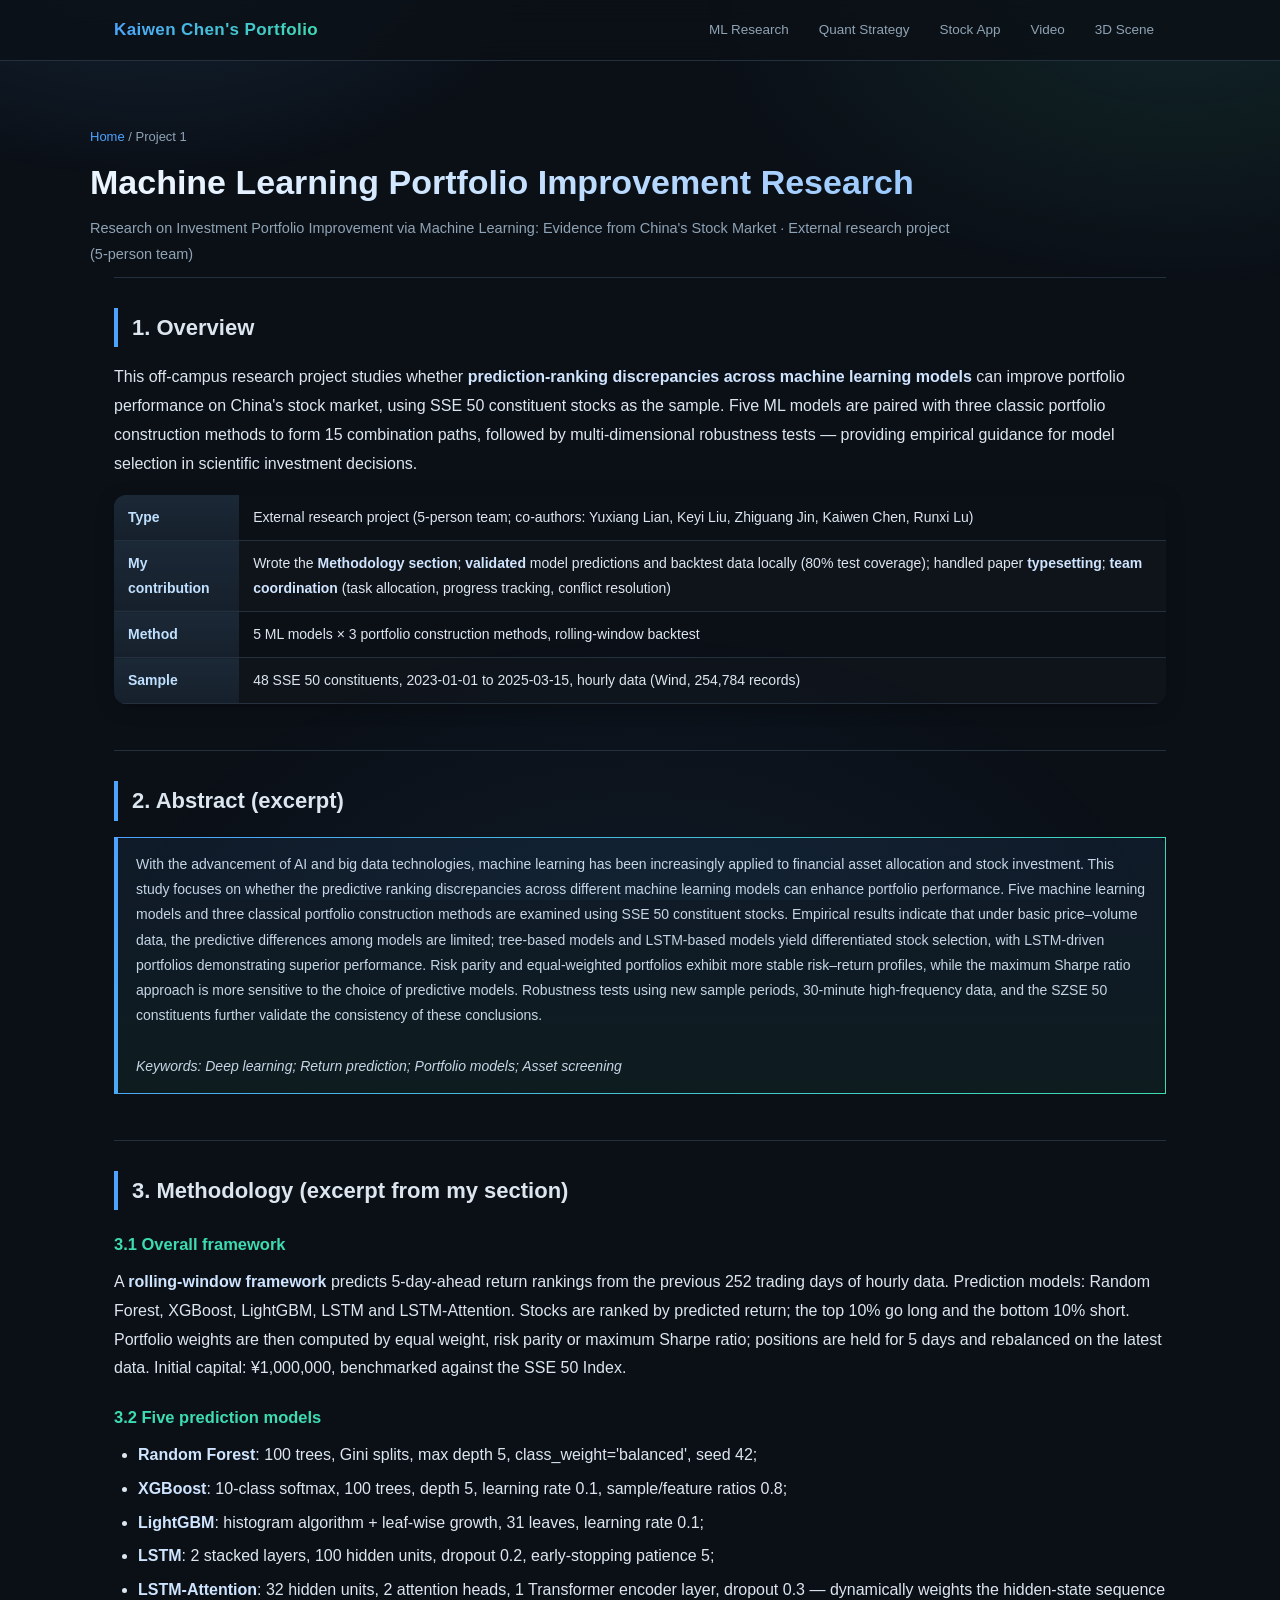
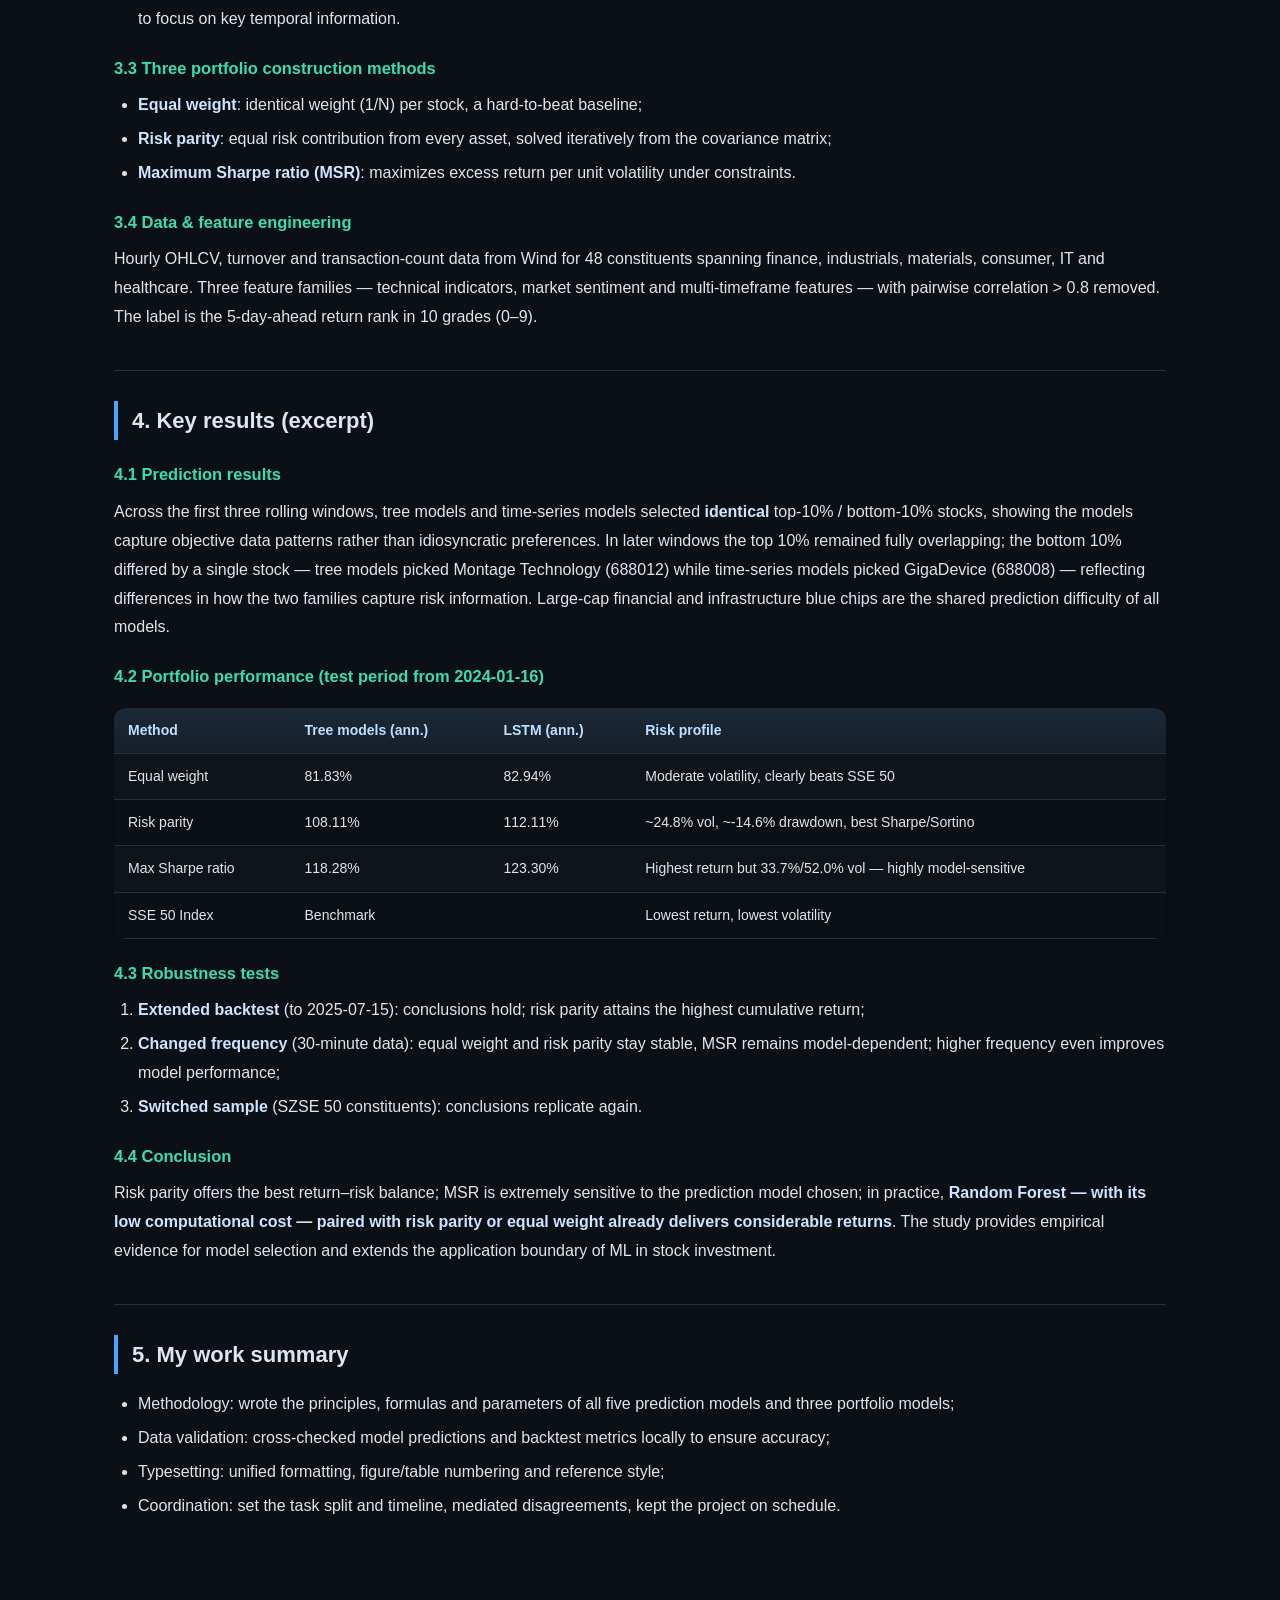
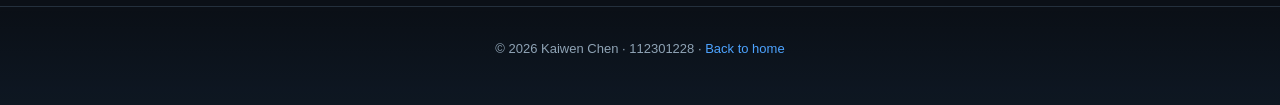
<file: projects/research.html>
<!DOCTYPE html>
<html lang="en">
<head>
<meta charset="UTF-8">
<meta name="viewport" content="width=device-width, initial-scale=1.0">
<title>ML Portfolio Improvement Research — Kaiwen Chen</title>
<link rel="stylesheet" href="../assets/css/style.css">
</head>
<body>
<nav class="nav">
  <div class="wrap">
    <span class="brand"><a href="../index.html" style="color:var(--text)">Kaiwen Chen's Portfolio</a></span>
    <div class="links">
      <a href="research.html">ML Research</a>
      <a href="gongmu.html">Quant Strategy</a>
      <a href="stockapp.html">Stock App</a>
      <a href="video.html">Video</a>
      <a href="opengl.html">3D Scene</a>
    </div>
  </div>
</nav>

<div class="page-head wrap">
  <div class="crumb"><a href="../index.html">Home</a> / Project 1</div>
  <h1>Machine Learning Portfolio Improvement Research</h1>
  <p class="info">Research on Investment Portfolio Improvement via Machine Learning: Evidence from China's Stock Market · External research project (5-person team)</p>
</div>

<main class="wrap">

<section class="block">
  <h2>1. Overview</h2>
  <p>This off-campus research project studies whether <strong>prediction-ranking discrepancies across machine learning models</strong> can improve portfolio performance on China's stock market, using SSE 50 constituent stocks as the sample. Five ML models are paired with three classic portfolio construction methods to form 15 combination paths, followed by multi-dimensional robustness tests — providing empirical guidance for model selection in scientific investment decisions.</p>
  <table>
    <tr><th>Type</th><td>External research project (5-person team; co-authors: Yuxiang Lian, Keyi Liu, Zhiguang Jin, Kaiwen Chen, Runxi Lu)</td></tr>
    <tr><th>My contribution</th><td>Wrote the <strong>Methodology section</strong>; <strong>validated</strong> model predictions and backtest data locally (80% test coverage); handled paper <strong>typesetting</strong>; <strong>team coordination</strong> (task allocation, progress tracking, conflict resolution)</td></tr>
    <tr><th>Method</th><td>5 ML models × 3 portfolio construction methods, rolling-window backtest</td></tr>
    <tr><th>Sample</th><td>48 SSE 50 constituents, 2023-01-01 to 2025-03-15, hourly data (Wind, 254,784 records)</td></tr>
  </table>
</section>

<section class="block">
  <h2>2. Abstract (excerpt)</h2>
  <div class="note">
    With the advancement of AI and big data technologies, machine learning has been increasingly applied to financial asset allocation and stock investment. This study focuses on whether the predictive ranking discrepancies across different machine learning models can enhance portfolio performance. Five machine learning models and three classical portfolio construction methods are examined using SSE 50 constituent stocks. Empirical results indicate that under basic price–volume data, the predictive differences among models are limited; tree-based models and LSTM-based models yield differentiated stock selection, with LSTM-driven portfolios demonstrating superior performance. Risk parity and equal-weighted portfolios exhibit more stable risk–return profiles, while the maximum Sharpe ratio approach is more sensitive to the choice of predictive models. Robustness tests using new sample periods, 30-minute high-frequency data, and the SZSE 50 constituents further validate the consistency of these conclusions.
    <br><br><em>Keywords: Deep learning; Return prediction; Portfolio models; Asset screening</em>
  </div>
</section>

<section class="block">
  <h2>3. Methodology (excerpt from my section)</h2>

  <h3>3.1 Overall framework</h3>
  <p>A <strong>rolling-window framework</strong> predicts 5-day-ahead return rankings from the previous 252 trading days of hourly data. Prediction models: Random Forest, XGBoost, LightGBM, LSTM and LSTM-Attention. Stocks are ranked by predicted return; the top 10% go long and the bottom 10% short. Portfolio weights are then computed by equal weight, risk parity or maximum Sharpe ratio; positions are held for 5 days and rebalanced on the latest data. Initial capital: ¥1,000,000, benchmarked against the SSE 50 Index.</p>

  <h3>3.2 Five prediction models</h3>
  <ul>
    <li><strong>Random Forest</strong>: 100 trees, Gini splits, max depth 5, class_weight='balanced', seed 42;</li>
    <li><strong>XGBoost</strong>: 10-class softmax, 100 trees, depth 5, learning rate 0.1, sample/feature ratios 0.8;</li>
    <li><strong>LightGBM</strong>: histogram algorithm + leaf-wise growth, 31 leaves, learning rate 0.1;</li>
    <li><strong>LSTM</strong>: 2 stacked layers, 100 hidden units, dropout 0.2, early-stopping patience 5;</li>
    <li><strong>LSTM-Attention</strong>: 32 hidden units, 2 attention heads, 1 Transformer encoder layer, dropout 0.3 — dynamically weights the hidden-state sequence to focus on key temporal information.</li>
  </ul>

  <h3>3.3 Three portfolio construction methods</h3>
  <ul>
    <li><strong>Equal weight</strong>: identical weight (1/N) per stock, a hard-to-beat baseline;</li>
    <li><strong>Risk parity</strong>: equal risk contribution from every asset, solved iteratively from the covariance matrix;</li>
    <li><strong>Maximum Sharpe ratio (MSR)</strong>: maximizes excess return per unit volatility under constraints.</li>
  </ul>

  <h3>3.4 Data &amp; feature engineering</h3>
  <p>Hourly OHLCV, turnover and transaction-count data from Wind for 48 constituents spanning finance, industrials, materials, consumer, IT and healthcare. Three feature families — technical indicators, market sentiment and multi-timeframe features — with pairwise correlation &gt; 0.8 removed. The label is the 5-day-ahead return rank in 10 grades (0–9).</p>
</section>

<section class="block">
  <h2>4. Key results (excerpt)</h2>

  <h3>4.1 Prediction results</h3>
  <p>Across the first three rolling windows, tree models and time-series models selected <strong>identical</strong> top-10% / bottom-10% stocks, showing the models capture objective data patterns rather than idiosyncratic preferences. In later windows the top 10% remained fully overlapping; the bottom 10% differed by a single stock — tree models picked Montage Technology (688012) while time-series models picked GigaDevice (688008) — reflecting differences in how the two families capture risk information. Large-cap financial and infrastructure blue chips are the shared prediction difficulty of all models.</p>

  <h3>4.2 Portfolio performance (test period from 2024-01-16)</h3>
  <table>
    <tr><th>Method</th><th>Tree models (ann.)</th><th>LSTM (ann.)</th><th>Risk profile</th></tr>
    <tr><td>Equal weight</td><td>81.83%</td><td>82.94%</td><td>Moderate volatility, clearly beats SSE 50</td></tr>
    <tr><td>Risk parity</td><td>108.11%</td><td>112.11%</td><td>~24.8% vol, ~-14.6% drawdown, best Sharpe/Sortino</td></tr>
    <tr><td>Max Sharpe ratio</td><td>118.28%</td><td>123.30%</td><td>Highest return but 33.7%/52.0% vol — highly model-sensitive</td></tr>
    <tr><td>SSE 50 Index</td><td colspan="2">Benchmark</td><td>Lowest return, lowest volatility</td></tr>
  </table>

  <h3>4.3 Robustness tests</h3>
  <ol>
    <li><strong>Extended backtest</strong> (to 2025-07-15): conclusions hold; risk parity attains the highest cumulative return;</li>
    <li><strong>Changed frequency</strong> (30-minute data): equal weight and risk parity stay stable, MSR remains model-dependent; higher frequency even improves model performance;</li>
    <li><strong>Switched sample</strong> (SZSE 50 constituents): conclusions replicate again.</li>
  </ol>

  <h3>4.4 Conclusion</h3>
  <p>Risk parity offers the best return–risk balance; MSR is extremely sensitive to the prediction model chosen; in practice, <strong>Random Forest — with its low computational cost — paired with risk parity or equal weight already delivers considerable returns</strong>. The study provides empirical evidence for model selection and extends the application boundary of ML in stock investment.</p>
</section>

<section class="block">
  <h2>5. My work summary</h2>
  <ul>
    <li>Methodology: wrote the principles, formulas and parameters of all five prediction models and three portfolio models;</li>
    <li>Data validation: cross-checked model predictions and backtest metrics locally to ensure accuracy;</li>
    <li>Typesetting: unified formatting, figure/table numbering and reference style;</li>
    <li>Coordination: set the task split and timeline, mediated disagreements, kept the project on schedule.</li>
  </ul>
</section>

</main>

<footer class="footer">
  <div>© 2026 Kaiwen Chen · 112301228 · <a href="../index.html">Back to home</a></div>
</footer>
</body>
</html>
</file>
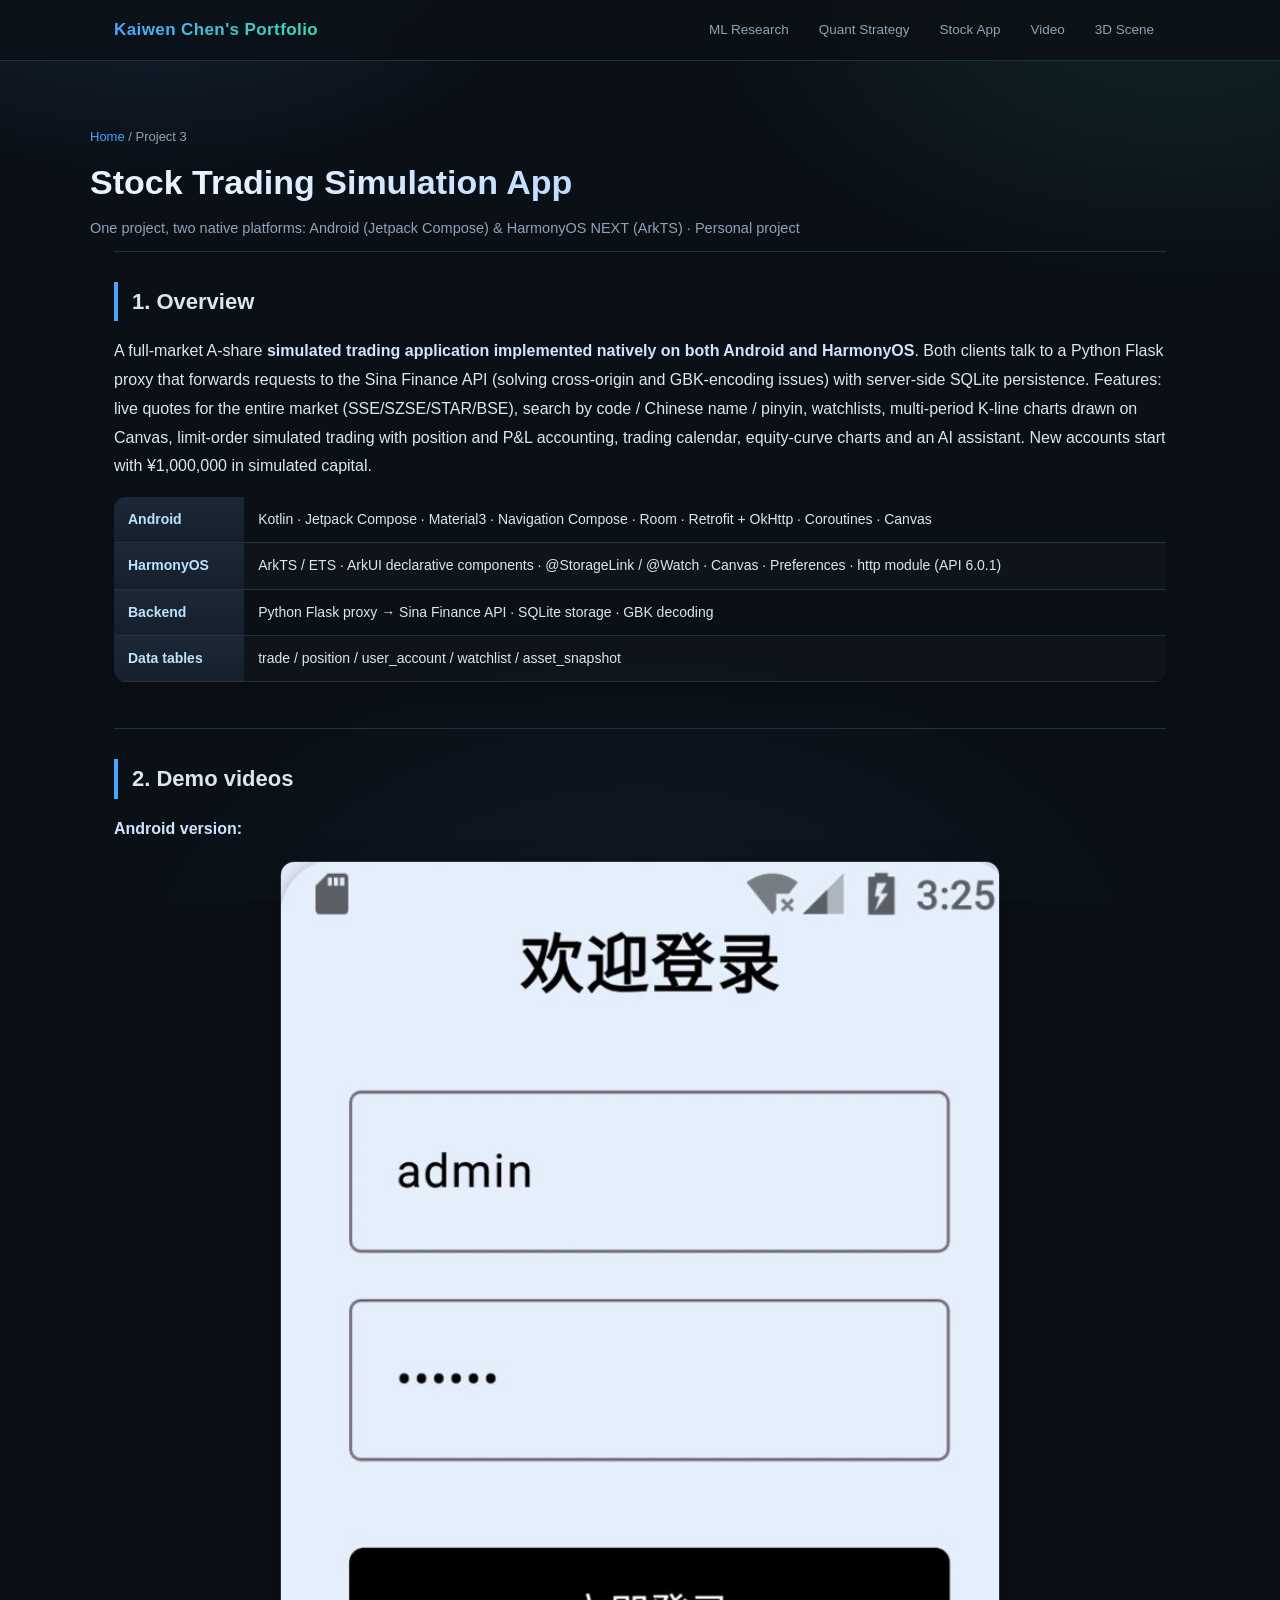
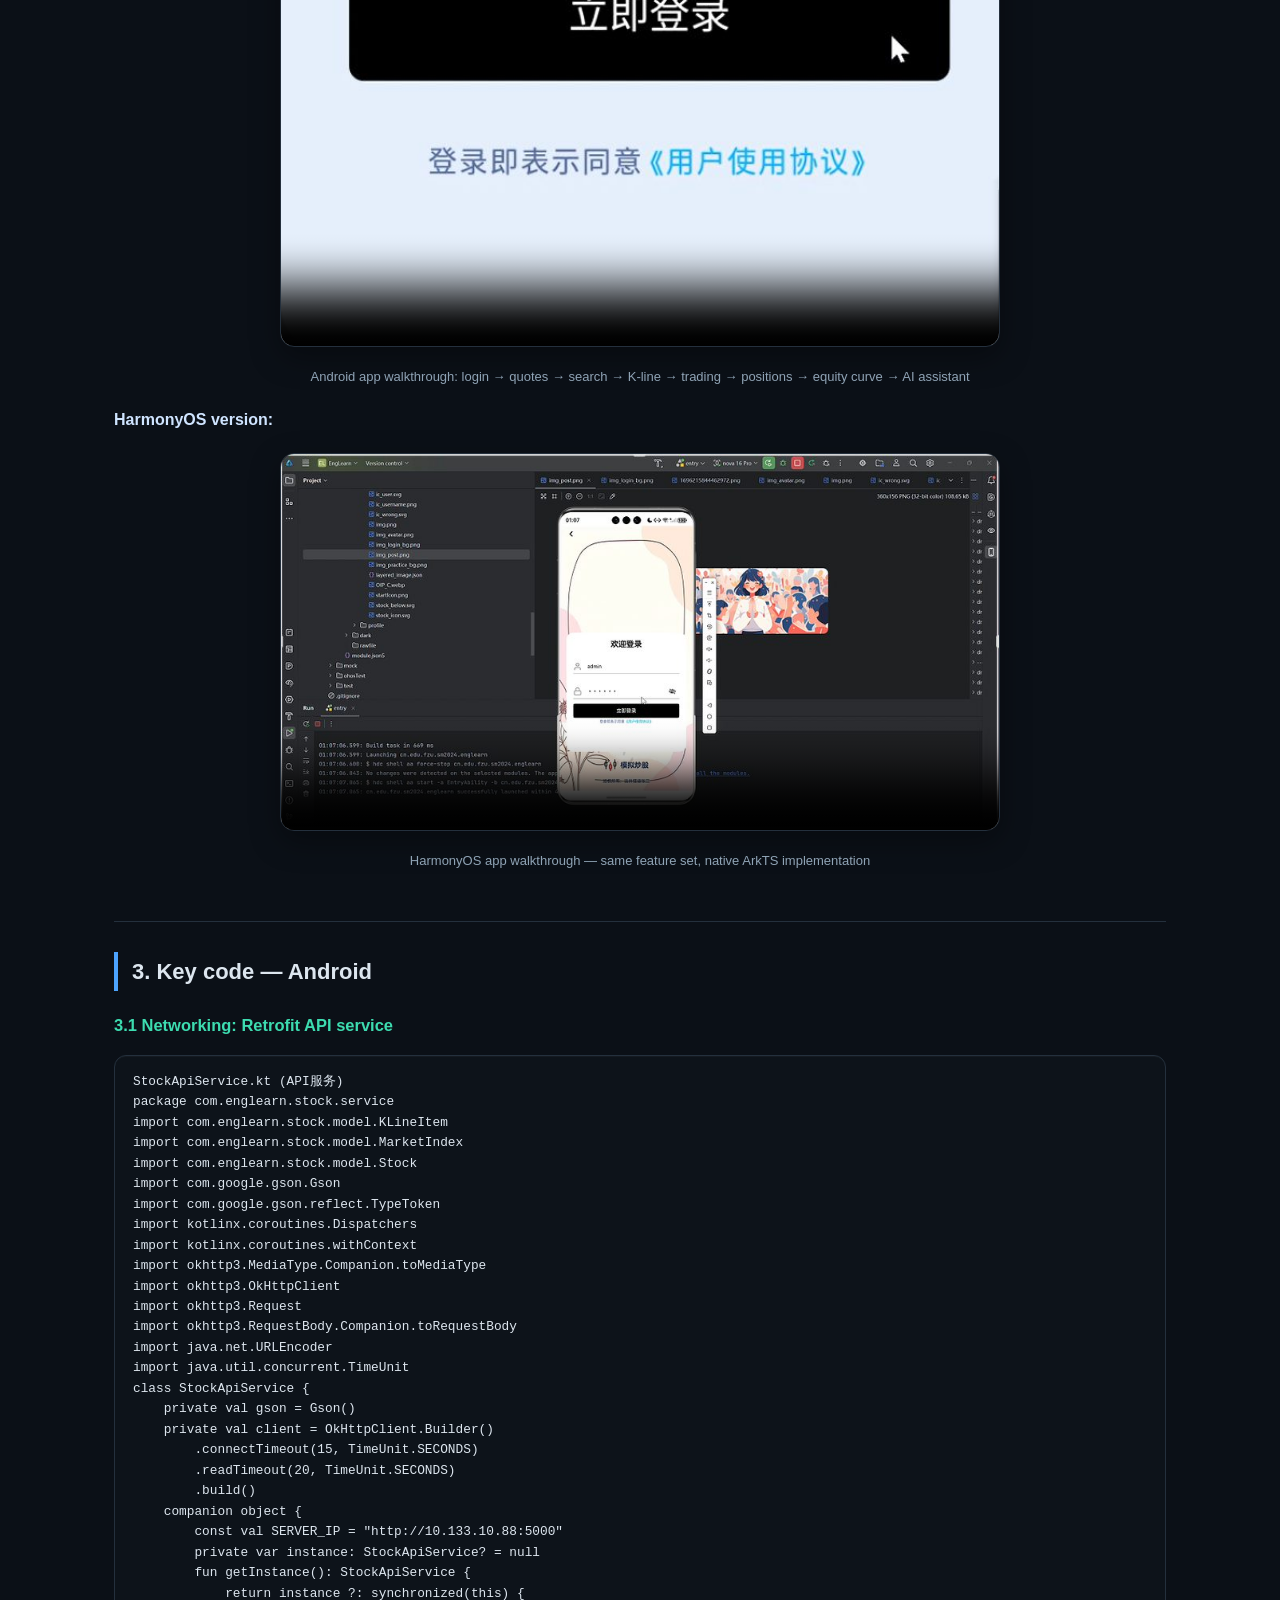
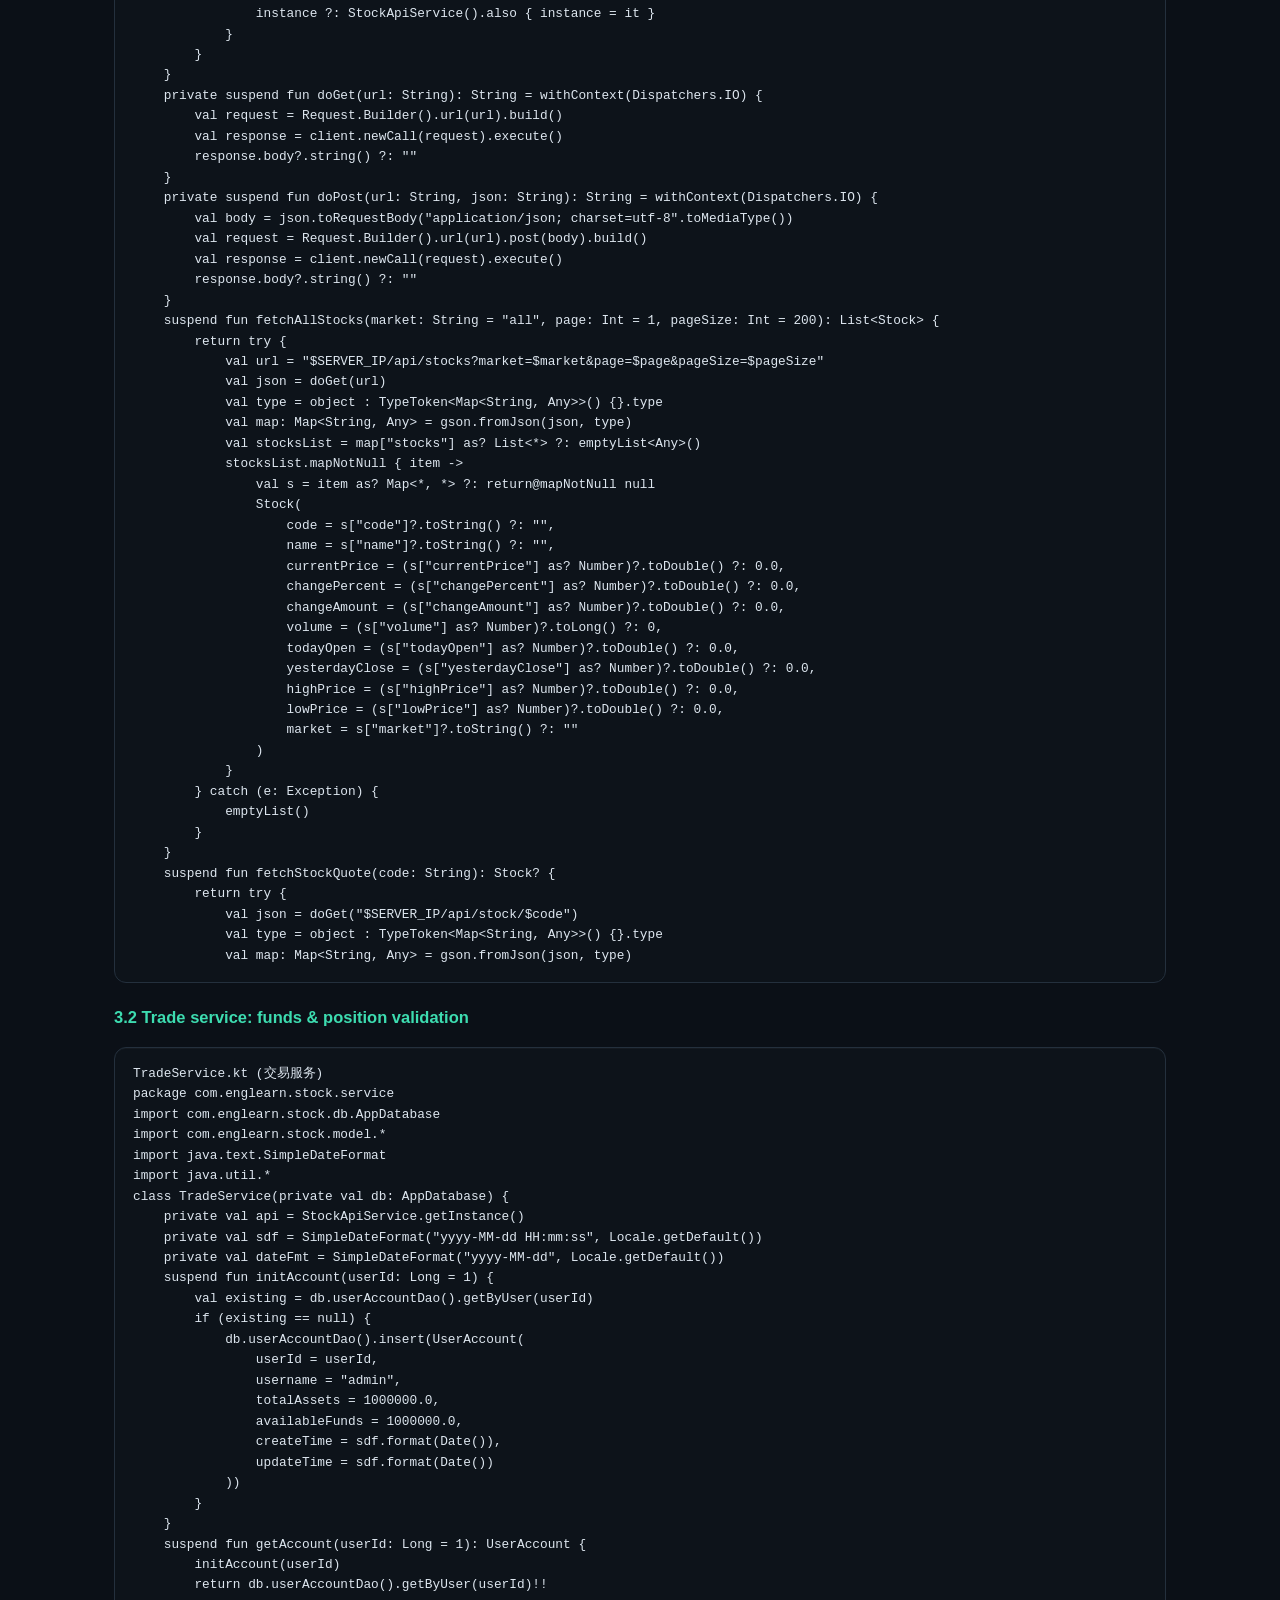
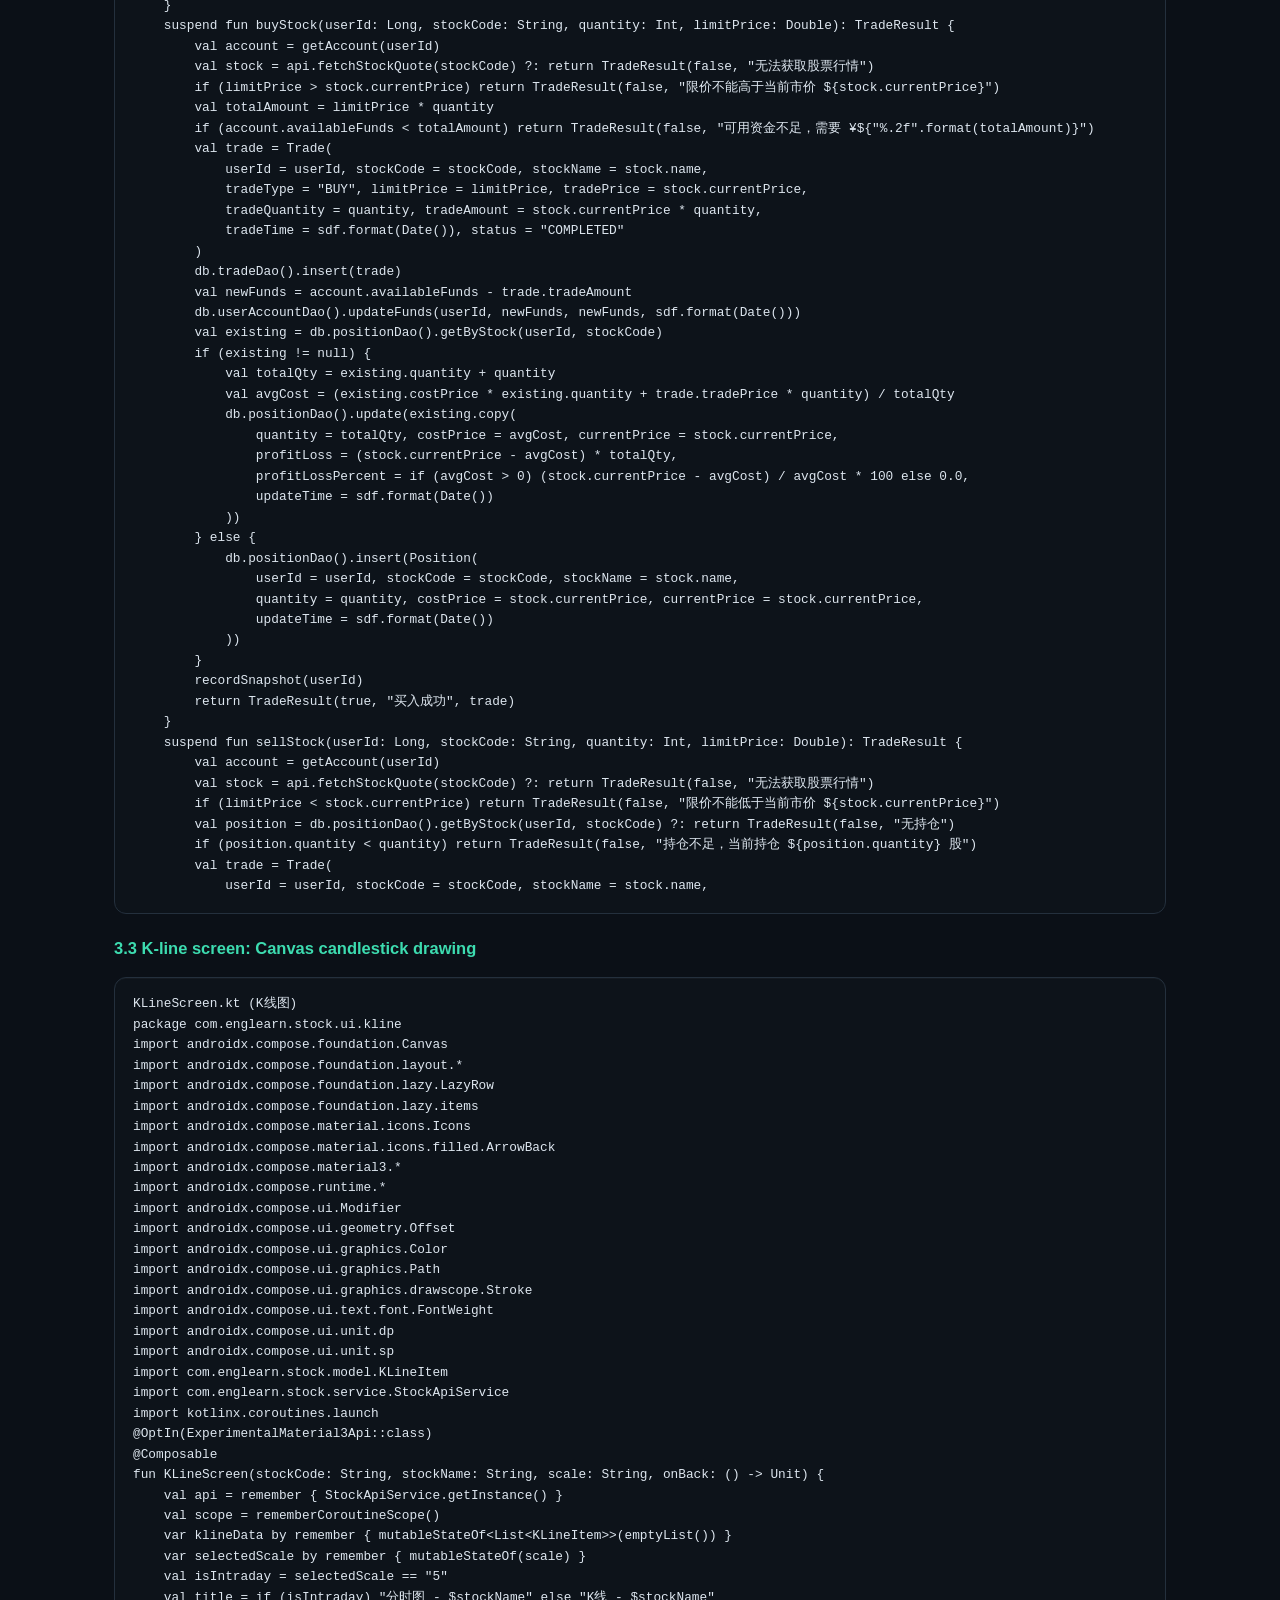
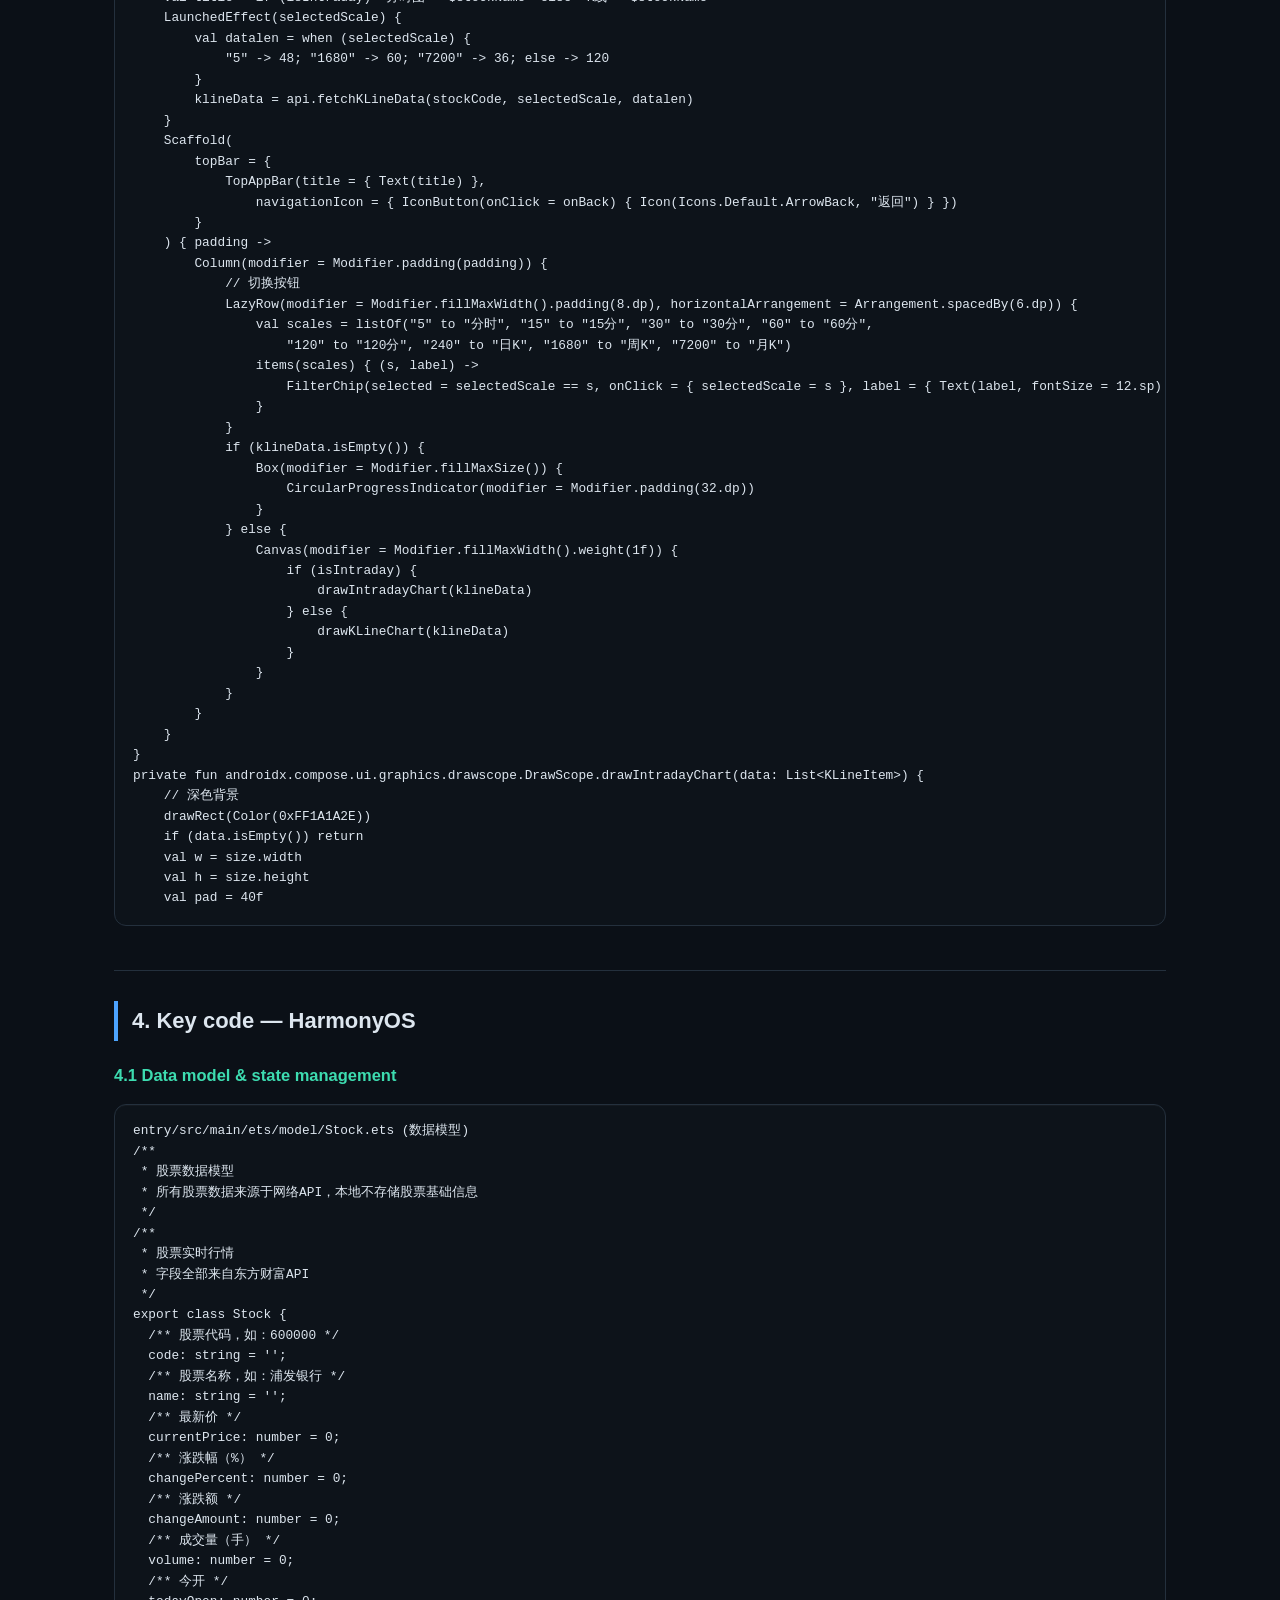
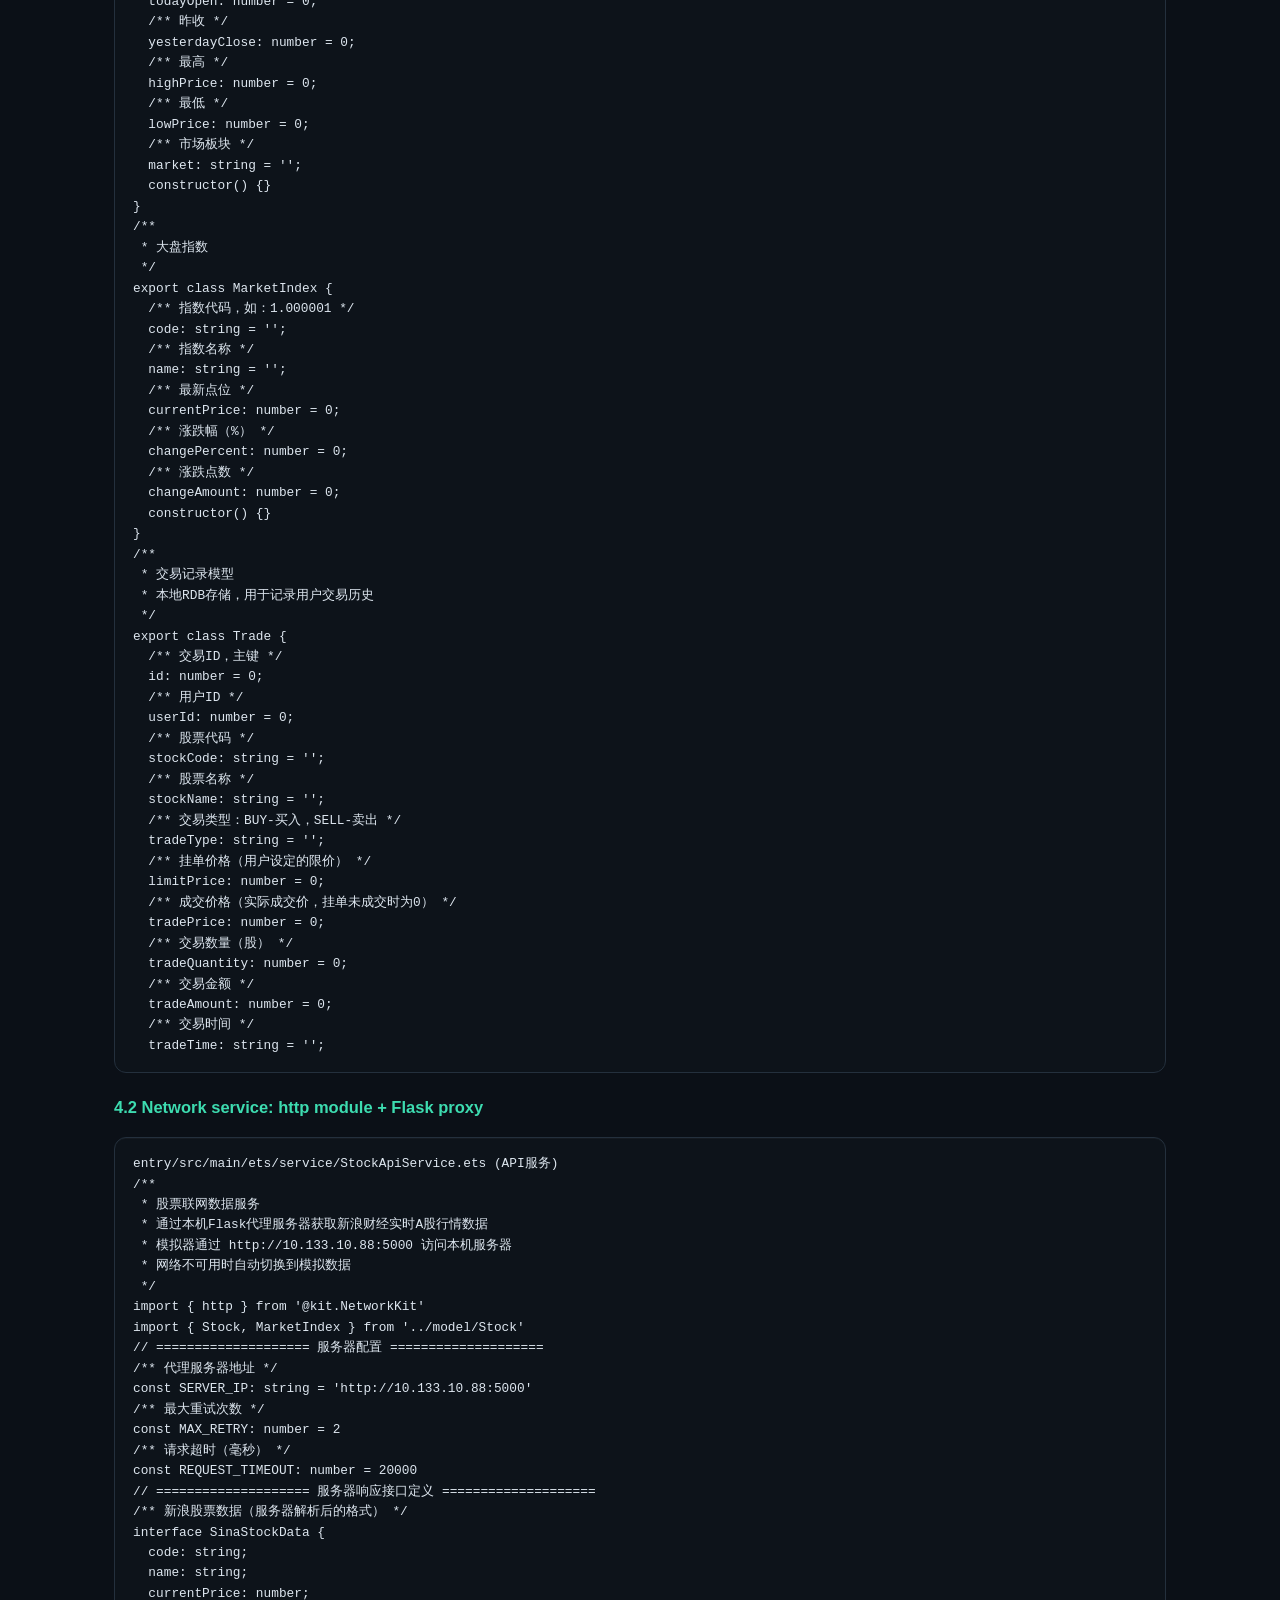
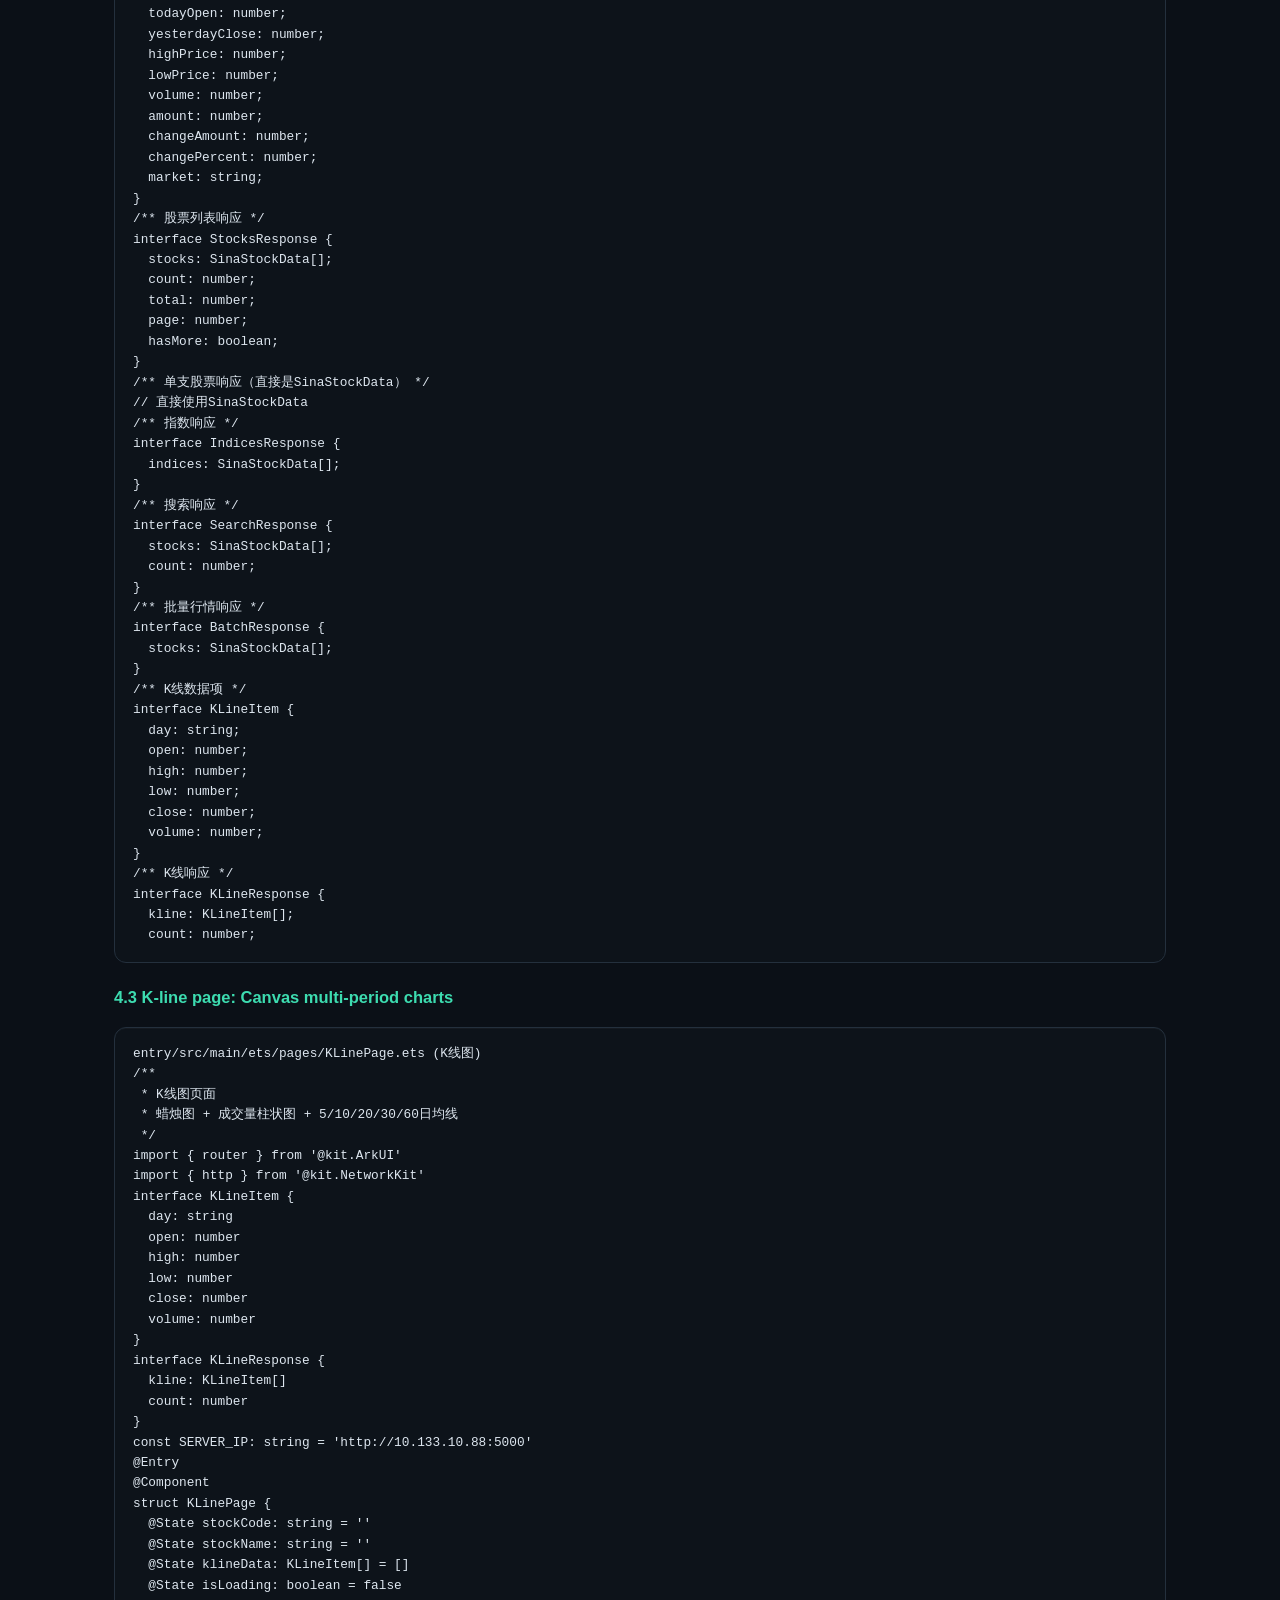
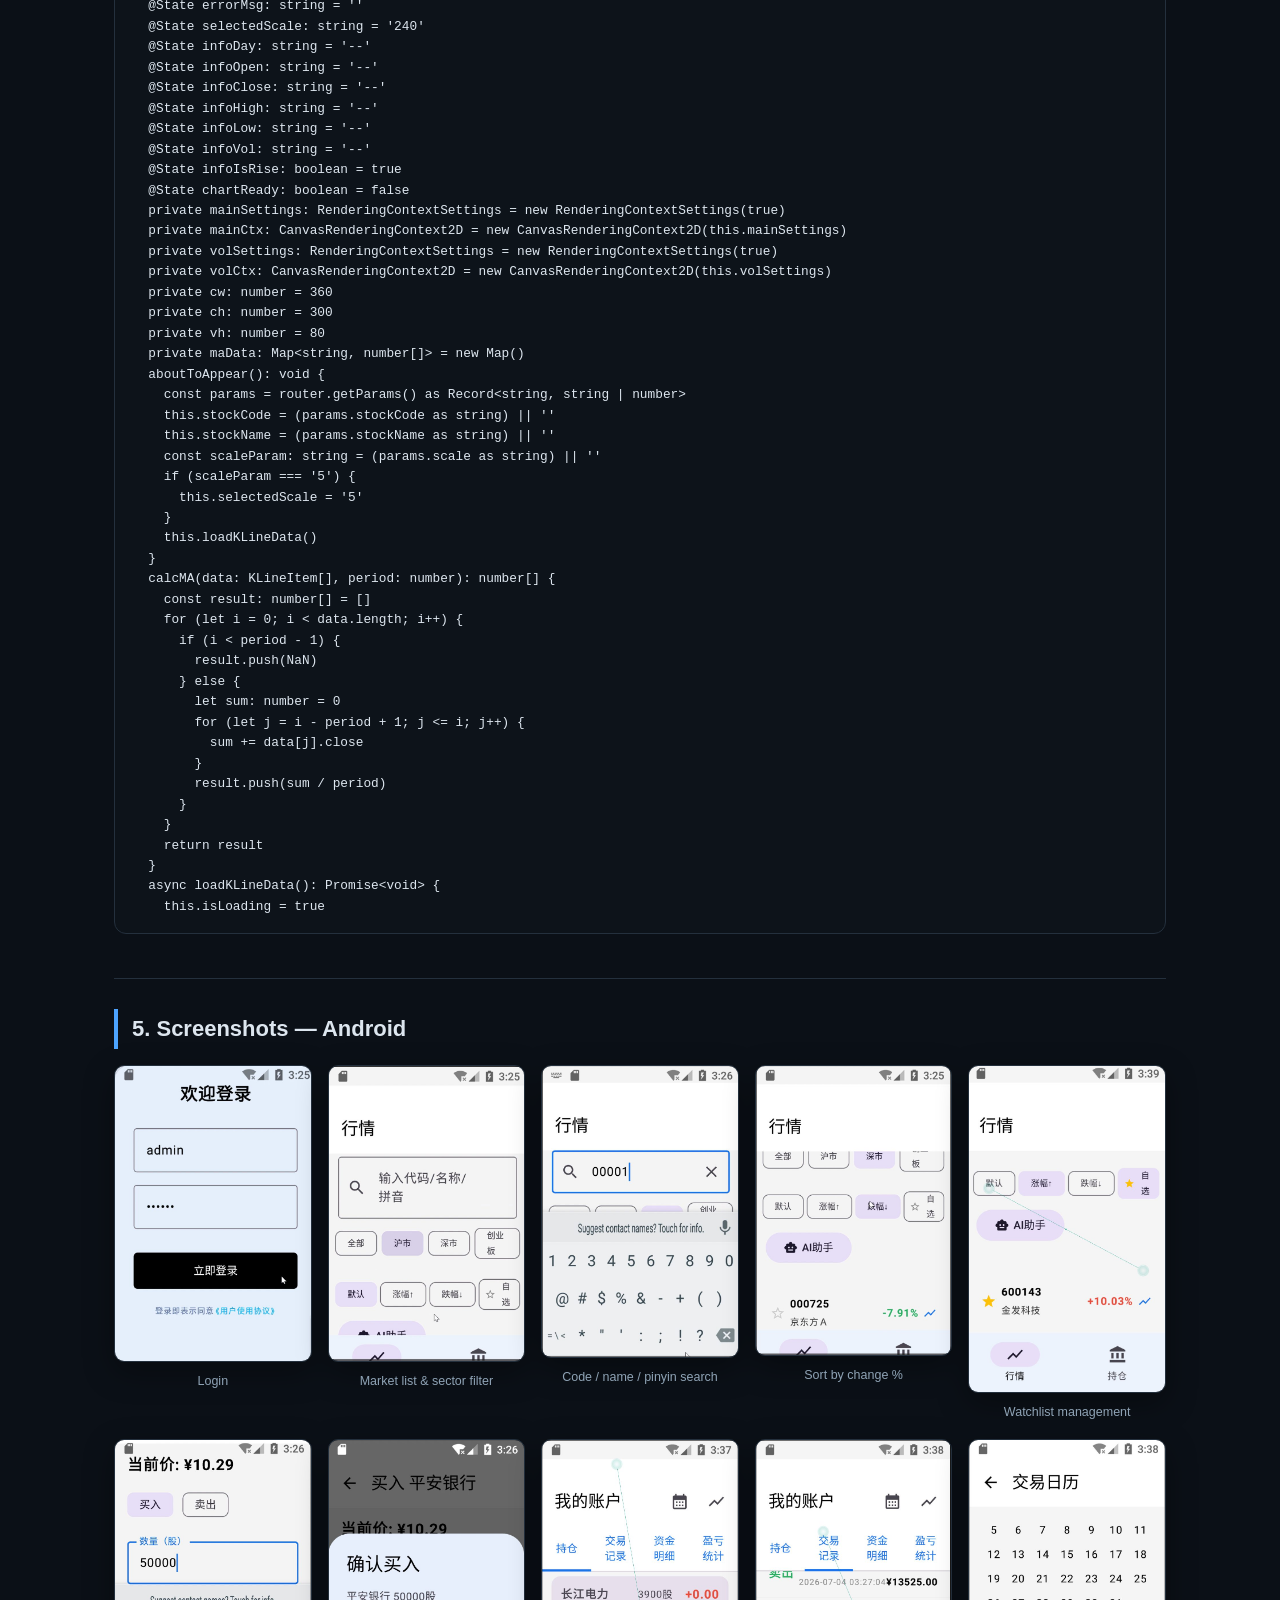
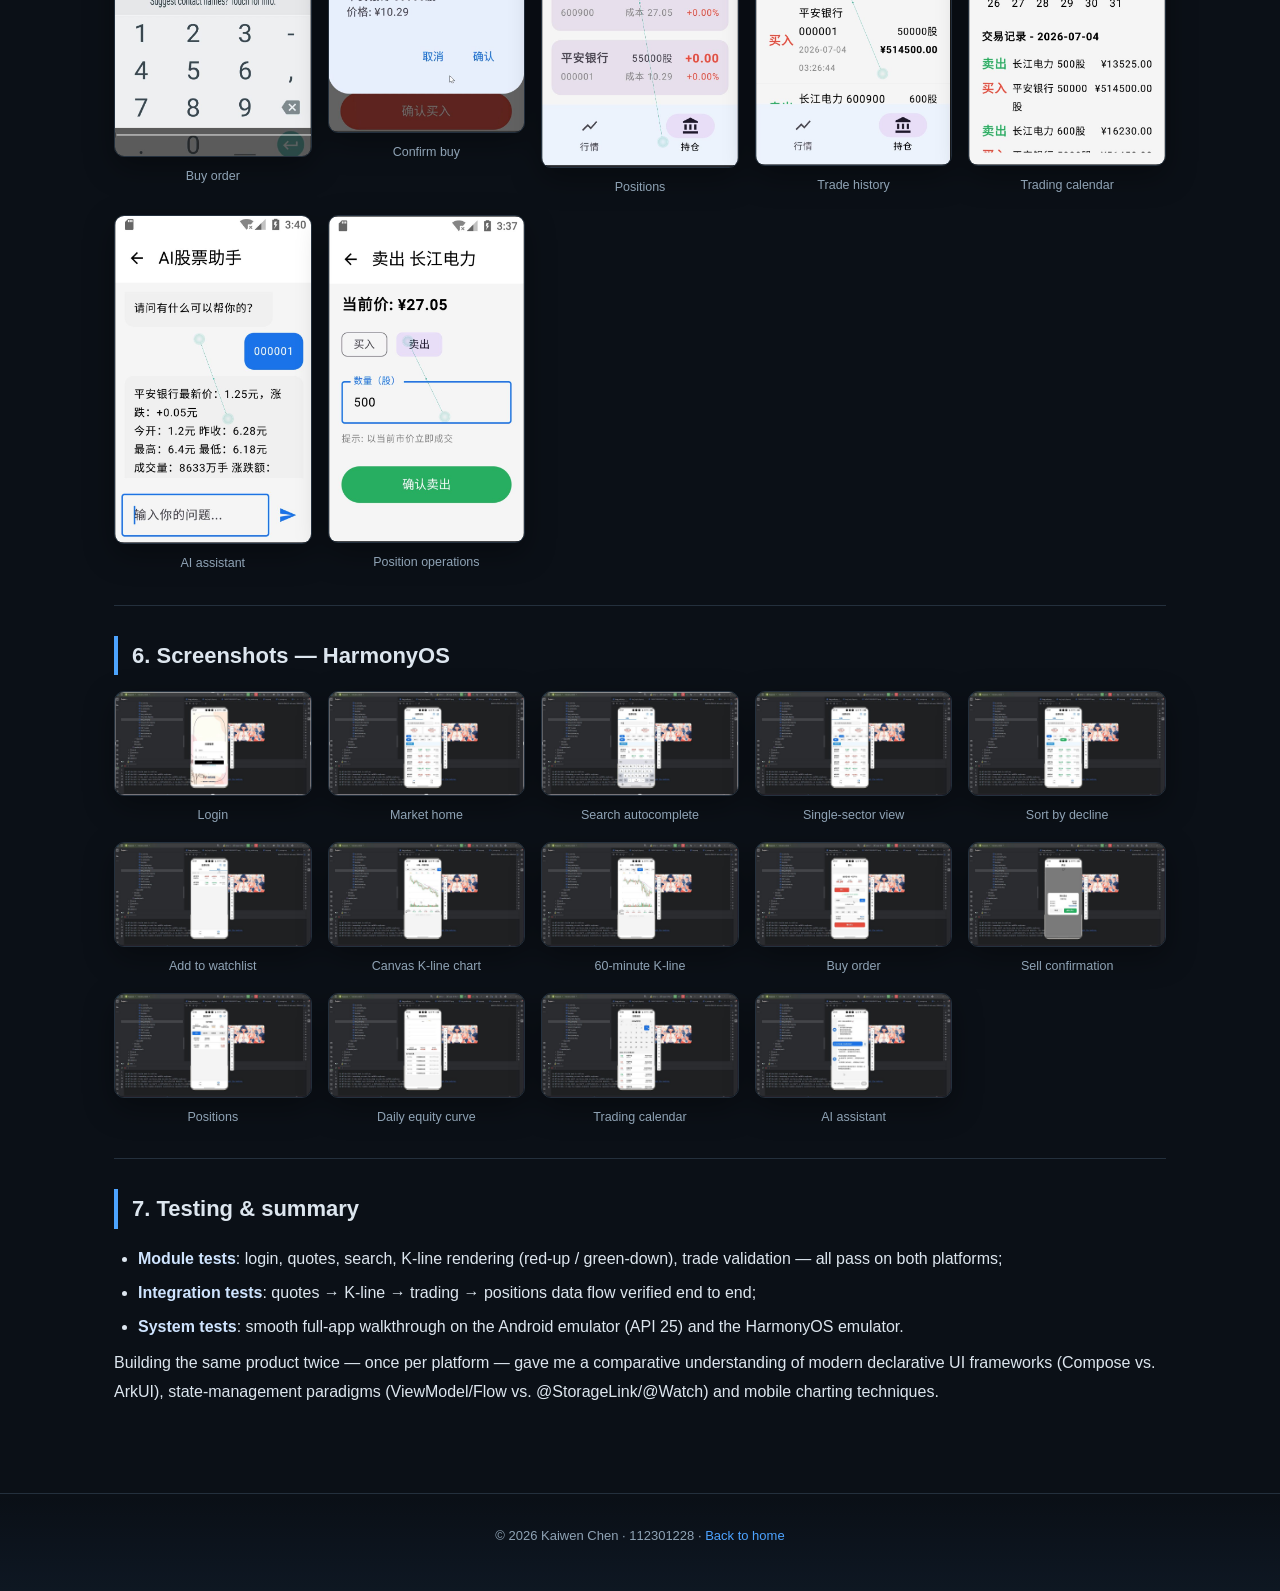
<file: projects/stockapp.html>
<!DOCTYPE html>
<html lang="en">
<head>
<meta charset="UTF-8">
<meta name="viewport" content="width=device-width, initial-scale=1.0">
<title>Stock Trading Simulation App (Android &amp; HarmonyOS) — Kaiwen Chen</title>
<link rel="stylesheet" href="../assets/css/style.css">
</head>
<body>
<nav class="nav">
  <div class="wrap">
    <span class="brand"><a href="../index.html" style="color:var(--text)">Kaiwen Chen's Portfolio</a></span>
    <div class="links">
      <a href="research.html">ML Research</a>
      <a href="gongmu.html">Quant Strategy</a>
      <a href="stockapp.html">Stock App</a>
      <a href="video.html">Video</a>
      <a href="opengl.html">3D Scene</a>
    </div>
  </div>
</nav>

<div class="page-head wrap">
  <div class="crumb"><a href="../index.html">Home</a> / Project 3</div>
  <h1>Stock Trading Simulation App</h1>
  <p class="info">One project, two native platforms: Android (Jetpack Compose) &amp; HarmonyOS NEXT (ArkTS) · Personal project</p>
</div>

<main class="wrap">

<section class="block">
  <h2>1. Overview</h2>
  <p>A full-market A-share <strong>simulated trading application implemented natively on both Android and HarmonyOS</strong>. Both clients talk to a Python Flask proxy that forwards requests to the Sina Finance API (solving cross-origin and GBK-encoding issues) with server-side SQLite persistence. Features: live quotes for the entire market (SSE/SZSE/STAR/BSE), search by code / Chinese name / pinyin, watchlists, multi-period K-line charts drawn on Canvas, limit-order simulated trading with position and P&amp;L accounting, trading calendar, equity-curve charts and an AI assistant. New accounts start with ¥1,000,000 in simulated capital.</p>
  <table>
    <tr><th>Android</th><td>Kotlin · Jetpack Compose · Material3 · Navigation Compose · Room · Retrofit + OkHttp · Coroutines · Canvas</td></tr>
    <tr><th>HarmonyOS</th><td>ArkTS / ETS · ArkUI declarative components · @StorageLink / @Watch · Canvas · Preferences · http module (API 6.0.1)</td></tr>
    <tr><th>Backend</th><td>Python Flask proxy → Sina Finance API · SQLite storage · GBK decoding</td></tr>
    <tr><th>Data tables</th><td>trade / position / user_account / watchlist / asset_snapshot</td></tr>
  </table>
</section>

<section class="block">
  <h2>2. Demo videos</h2>
  <p><strong>Android version:</strong></p>
  <figure>
    <video controls preload="metadata" poster="../assets/img/android_登陆页面.jpg">
      <source src="../assets/video/android.mp4" type="video/mp4">
    </video>
    <figcaption>Android app walkthrough: login → quotes → search → K-line → trading → positions → equity curve → AI assistant</figcaption>
  </figure>
  <p><strong>HarmonyOS version:</strong></p>
  <figure>
    <video controls preload="metadata" poster="../assets/img/harmony_登录首页.jpg">
      <source src="../assets/video/harmony.mp4" type="video/mp4">
    </video>
    <figcaption>HarmonyOS app walkthrough — same feature set, native ArkTS implementation</figcaption>
  </figure>
</section>

<section class="block">
  <h2>3. Key code — Android</h2>
  <h3>3.1 Networking: Retrofit API service</h3>
  <pre><code>StockApiService.kt (API服务)
package com.englearn.stock.service
import com.englearn.stock.model.KLineItem
import com.englearn.stock.model.MarketIndex
import com.englearn.stock.model.Stock
import com.google.gson.Gson
import com.google.gson.reflect.TypeToken
import kotlinx.coroutines.Dispatchers
import kotlinx.coroutines.withContext
import okhttp3.MediaType.Companion.toMediaType
import okhttp3.OkHttpClient
import okhttp3.Request
import okhttp3.RequestBody.Companion.toRequestBody
import java.net.URLEncoder
import java.util.concurrent.TimeUnit
class StockApiService {
    private val gson = Gson()
    private val client = OkHttpClient.Builder()
        .connectTimeout(15, TimeUnit.SECONDS)
        .readTimeout(20, TimeUnit.SECONDS)
        .build()
    companion object {
        const val SERVER_IP = &quot;http://10.133.10.88:5000&quot;
        private var instance: StockApiService? = null
        fun getInstance(): StockApiService {
            return instance ?: synchronized(this) {
                instance ?: StockApiService().also { instance = it }
            }
        }
    }
    private suspend fun doGet(url: String): String = withContext(Dispatchers.IO) {
        val request = Request.Builder().url(url).build()
        val response = client.newCall(request).execute()
        response.body?.string() ?: &quot;&quot;
    }
    private suspend fun doPost(url: String, json: String): String = withContext(Dispatchers.IO) {
        val body = json.toRequestBody(&quot;application/json; charset=utf-8&quot;.toMediaType())
        val request = Request.Builder().url(url).post(body).build()
        val response = client.newCall(request).execute()
        response.body?.string() ?: &quot;&quot;
    }
    suspend fun fetchAllStocks(market: String = &quot;all&quot;, page: Int = 1, pageSize: Int = 200): List&lt;Stock&gt; {
        return try {
            val url = &quot;$SERVER_IP/api/stocks?market=$market&amp;page=$page&amp;pageSize=$pageSize&quot;
            val json = doGet(url)
            val type = object : TypeToken&lt;Map&lt;String, Any&gt;&gt;() {}.type
            val map: Map&lt;String, Any&gt; = gson.fromJson(json, type)
            val stocksList = map[&quot;stocks&quot;] as? List&lt;*&gt; ?: emptyList&lt;Any&gt;()
            stocksList.mapNotNull { item -&gt;
                val s = item as? Map&lt;*, *&gt; ?: return@mapNotNull null
                Stock(
                    code = s[&quot;code&quot;]?.toString() ?: &quot;&quot;,
                    name = s[&quot;name&quot;]?.toString() ?: &quot;&quot;,
                    currentPrice = (s[&quot;currentPrice&quot;] as? Number)?.toDouble() ?: 0.0,
                    changePercent = (s[&quot;changePercent&quot;] as? Number)?.toDouble() ?: 0.0,
                    changeAmount = (s[&quot;changeAmount&quot;] as? Number)?.toDouble() ?: 0.0,
                    volume = (s[&quot;volume&quot;] as? Number)?.toLong() ?: 0,
                    todayOpen = (s[&quot;todayOpen&quot;] as? Number)?.toDouble() ?: 0.0,
                    yesterdayClose = (s[&quot;yesterdayClose&quot;] as? Number)?.toDouble() ?: 0.0,
                    highPrice = (s[&quot;highPrice&quot;] as? Number)?.toDouble() ?: 0.0,
                    lowPrice = (s[&quot;lowPrice&quot;] as? Number)?.toDouble() ?: 0.0,
                    market = s[&quot;market&quot;]?.toString() ?: &quot;&quot;
                )
            }
        } catch (e: Exception) {
            emptyList()
        }
    }
    suspend fun fetchStockQuote(code: String): Stock? {
        return try {
            val json = doGet(&quot;$SERVER_IP/api/stock/$code&quot;)
            val type = object : TypeToken&lt;Map&lt;String, Any&gt;&gt;() {}.type
            val map: Map&lt;String, Any&gt; = gson.fromJson(json, type)</code></pre>
  <h3>3.2 Trade service: funds &amp; position validation</h3>
  <pre><code>TradeService.kt (交易服务)
package com.englearn.stock.service
import com.englearn.stock.db.AppDatabase
import com.englearn.stock.model.*
import java.text.SimpleDateFormat
import java.util.*
class TradeService(private val db: AppDatabase) {
    private val api = StockApiService.getInstance()
    private val sdf = SimpleDateFormat(&quot;yyyy-MM-dd HH:mm:ss&quot;, Locale.getDefault())
    private val dateFmt = SimpleDateFormat(&quot;yyyy-MM-dd&quot;, Locale.getDefault())
    suspend fun initAccount(userId: Long = 1) {
        val existing = db.userAccountDao().getByUser(userId)
        if (existing == null) {
            db.userAccountDao().insert(UserAccount(
                userId = userId,
                username = &quot;admin&quot;,
                totalAssets = 1000000.0,
                availableFunds = 1000000.0,
                createTime = sdf.format(Date()),
                updateTime = sdf.format(Date())
            ))
        }
    }
    suspend fun getAccount(userId: Long = 1): UserAccount {
        initAccount(userId)
        return db.userAccountDao().getByUser(userId)!!
    }
    suspend fun buyStock(userId: Long, stockCode: String, quantity: Int, limitPrice: Double): TradeResult {
        val account = getAccount(userId)
        val stock = api.fetchStockQuote(stockCode) ?: return TradeResult(false, &quot;无法获取股票行情&quot;)
        if (limitPrice &gt; stock.currentPrice) return TradeResult(false, &quot;限价不能高于当前市价 ${stock.currentPrice}&quot;)
        val totalAmount = limitPrice * quantity
        if (account.availableFunds &lt; totalAmount) return TradeResult(false, &quot;可用资金不足，需要 ¥${&quot;%.2f&quot;.format(totalAmount)}&quot;)
        val trade = Trade(
            userId = userId, stockCode = stockCode, stockName = stock.name,
            tradeType = &quot;BUY&quot;, limitPrice = limitPrice, tradePrice = stock.currentPrice,
            tradeQuantity = quantity, tradeAmount = stock.currentPrice * quantity,
            tradeTime = sdf.format(Date()), status = &quot;COMPLETED&quot;
        )
        db.tradeDao().insert(trade)
        val newFunds = account.availableFunds - trade.tradeAmount
        db.userAccountDao().updateFunds(userId, newFunds, newFunds, sdf.format(Date()))
        val existing = db.positionDao().getByStock(userId, stockCode)
        if (existing != null) {
            val totalQty = existing.quantity + quantity
            val avgCost = (existing.costPrice * existing.quantity + trade.tradePrice * quantity) / totalQty
            db.positionDao().update(existing.copy(
                quantity = totalQty, costPrice = avgCost, currentPrice = stock.currentPrice,
                profitLoss = (stock.currentPrice - avgCost) * totalQty,
                profitLossPercent = if (avgCost &gt; 0) (stock.currentPrice - avgCost) / avgCost * 100 else 0.0,
                updateTime = sdf.format(Date())
            ))
        } else {
            db.positionDao().insert(Position(
                userId = userId, stockCode = stockCode, stockName = stock.name,
                quantity = quantity, costPrice = stock.currentPrice, currentPrice = stock.currentPrice,
                updateTime = sdf.format(Date())
            ))
        }
        recordSnapshot(userId)
        return TradeResult(true, &quot;买入成功&quot;, trade)
    }
    suspend fun sellStock(userId: Long, stockCode: String, quantity: Int, limitPrice: Double): TradeResult {
        val account = getAccount(userId)
        val stock = api.fetchStockQuote(stockCode) ?: return TradeResult(false, &quot;无法获取股票行情&quot;)
        if (limitPrice &lt; stock.currentPrice) return TradeResult(false, &quot;限价不能低于当前市价 ${stock.currentPrice}&quot;)
        val position = db.positionDao().getByStock(userId, stockCode) ?: return TradeResult(false, &quot;无持仓&quot;)
        if (position.quantity &lt; quantity) return TradeResult(false, &quot;持仓不足，当前持仓 ${position.quantity} 股&quot;)
        val trade = Trade(
            userId = userId, stockCode = stockCode, stockName = stock.name,</code></pre>
  <h3>3.3 K-line screen: Canvas candlestick drawing</h3>
  <pre><code>KLineScreen.kt (K线图)
package com.englearn.stock.ui.kline
import androidx.compose.foundation.Canvas
import androidx.compose.foundation.layout.*
import androidx.compose.foundation.lazy.LazyRow
import androidx.compose.foundation.lazy.items
import androidx.compose.material.icons.Icons
import androidx.compose.material.icons.filled.ArrowBack
import androidx.compose.material3.*
import androidx.compose.runtime.*
import androidx.compose.ui.Modifier
import androidx.compose.ui.geometry.Offset
import androidx.compose.ui.graphics.Color
import androidx.compose.ui.graphics.Path
import androidx.compose.ui.graphics.drawscope.Stroke
import androidx.compose.ui.text.font.FontWeight
import androidx.compose.ui.unit.dp
import androidx.compose.ui.unit.sp
import com.englearn.stock.model.KLineItem
import com.englearn.stock.service.StockApiService
import kotlinx.coroutines.launch
@OptIn(ExperimentalMaterial3Api::class)
@Composable
fun KLineScreen(stockCode: String, stockName: String, scale: String, onBack: () -&gt; Unit) {
    val api = remember { StockApiService.getInstance() }
    val scope = rememberCoroutineScope()
    var klineData by remember { mutableStateOf&lt;List&lt;KLineItem&gt;&gt;(emptyList()) }
    var selectedScale by remember { mutableStateOf(scale) }
    val isIntraday = selectedScale == &quot;5&quot;
    val title = if (isIntraday) &quot;分时图 - $stockName&quot; else &quot;K线 - $stockName&quot;
    LaunchedEffect(selectedScale) {
        val datalen = when (selectedScale) {
            &quot;5&quot; -&gt; 48; &quot;1680&quot; -&gt; 60; &quot;7200&quot; -&gt; 36; else -&gt; 120
        }
        klineData = api.fetchKLineData(stockCode, selectedScale, datalen)
    }
    Scaffold(
        topBar = {
            TopAppBar(title = { Text(title) },
                navigationIcon = { IconButton(onClick = onBack) { Icon(Icons.Default.ArrowBack, &quot;返回&quot;) } })
        }
    ) { padding -&gt;
        Column(modifier = Modifier.padding(padding)) {
            // 切换按钮
            LazyRow(modifier = Modifier.fillMaxWidth().padding(8.dp), horizontalArrangement = Arrangement.spacedBy(6.dp)) {
                val scales = listOf(&quot;5&quot; to &quot;分时&quot;, &quot;15&quot; to &quot;15分&quot;, &quot;30&quot; to &quot;30分&quot;, &quot;60&quot; to &quot;60分&quot;,
                    &quot;120&quot; to &quot;120分&quot;, &quot;240&quot; to &quot;日K&quot;, &quot;1680&quot; to &quot;周K&quot;, &quot;7200&quot; to &quot;月K&quot;)
                items(scales) { (s, label) -&gt;
                    FilterChip(selected = selectedScale == s, onClick = { selectedScale = s }, label = { Text(label, fontSize = 12.sp) })
                }
            }
            if (klineData.isEmpty()) {
                Box(modifier = Modifier.fillMaxSize()) {
                    CircularProgressIndicator(modifier = Modifier.padding(32.dp))
                }
            } else {
                Canvas(modifier = Modifier.fillMaxWidth().weight(1f)) {
                    if (isIntraday) {
                        drawIntradayChart(klineData)
                    } else {
                        drawKLineChart(klineData)
                    }
                }
            }
        }
    }
}
private fun androidx.compose.ui.graphics.drawscope.DrawScope.drawIntradayChart(data: List&lt;KLineItem&gt;) {
    // 深色背景
    drawRect(Color(0xFF1A1A2E))
    if (data.isEmpty()) return
    val w = size.width
    val h = size.height
    val pad = 40f</code></pre>
</section>

<section class="block">
  <h2>4. Key code — HarmonyOS</h2>
  <h3>4.1 Data model &amp; state management</h3>
  <pre><code>entry/src/main/ets/model/Stock.ets (数据模型)
/**
 * 股票数据模型
 * 所有股票数据来源于网络API，本地不存储股票基础信息
 */
/**
 * 股票实时行情
 * 字段全部来自东方财富API
 */
export class Stock {
  /** 股票代码，如：600000 */
  code: string = &#x27;&#x27;;
  /** 股票名称，如：浦发银行 */
  name: string = &#x27;&#x27;;
  /** 最新价 */
  currentPrice: number = 0;
  /** 涨跌幅（%） */
  changePercent: number = 0;
  /** 涨跌额 */
  changeAmount: number = 0;
  /** 成交量（手） */
  volume: number = 0;
  /** 今开 */
  todayOpen: number = 0;
  /** 昨收 */
  yesterdayClose: number = 0;
  /** 最高 */
  highPrice: number = 0;
  /** 最低 */
  lowPrice: number = 0;
  /** 市场板块 */
  market: string = &#x27;&#x27;;
  constructor() {}
}
/**
 * 大盘指数
 */
export class MarketIndex {
  /** 指数代码，如：1.000001 */
  code: string = &#x27;&#x27;;
  /** 指数名称 */
  name: string = &#x27;&#x27;;
  /** 最新点位 */
  currentPrice: number = 0;
  /** 涨跌幅（%） */
  changePercent: number = 0;
  /** 涨跌点数 */
  changeAmount: number = 0;
  constructor() {}
}
/**
 * 交易记录模型
 * 本地RDB存储，用于记录用户交易历史
 */
export class Trade {
  /** 交易ID，主键 */
  id: number = 0;
  /** 用户ID */
  userId: number = 0;
  /** 股票代码 */
  stockCode: string = &#x27;&#x27;;
  /** 股票名称 */
  stockName: string = &#x27;&#x27;;
  /** 交易类型：BUY-买入，SELL-卖出 */
  tradeType: string = &#x27;&#x27;;
  /** 挂单价格（用户设定的限价） */
  limitPrice: number = 0;
  /** 成交价格（实际成交价，挂单未成交时为0） */
  tradePrice: number = 0;
  /** 交易数量（股） */
  tradeQuantity: number = 0;
  /** 交易金额 */
  tradeAmount: number = 0;
  /** 交易时间 */
  tradeTime: string = &#x27;&#x27;;</code></pre>
  <h3>4.2 Network service: http module + Flask proxy</h3>
  <pre><code>entry/src/main/ets/service/StockApiService.ets (API服务)
/**
 * 股票联网数据服务
 * 通过本机Flask代理服务器获取新浪财经实时A股行情数据
 * 模拟器通过 http://10.133.10.88:5000 访问本机服务器
 * 网络不可用时自动切换到模拟数据
 */
import { http } from &#x27;@kit.NetworkKit&#x27;
import { Stock, MarketIndex } from &#x27;../model/Stock&#x27;
// ==================== 服务器配置 ====================
/** 代理服务器地址 */
const SERVER_IP: string = &#x27;http://10.133.10.88:5000&#x27;
/** 最大重试次数 */
const MAX_RETRY: number = 2
/** 请求超时（毫秒） */
const REQUEST_TIMEOUT: number = 20000
// ==================== 服务器响应接口定义 ====================
/** 新浪股票数据（服务器解析后的格式） */
interface SinaStockData {
  code: string;
  name: string;
  currentPrice: number;
  todayOpen: number;
  yesterdayClose: number;
  highPrice: number;
  lowPrice: number;
  volume: number;
  amount: number;
  changeAmount: number;
  changePercent: number;
  market: string;
}
/** 股票列表响应 */
interface StocksResponse {
  stocks: SinaStockData[];
  count: number;
  total: number;
  page: number;
  hasMore: boolean;
}
/** 单支股票响应（直接是SinaStockData） */
// 直接使用SinaStockData
/** 指数响应 */
interface IndicesResponse {
  indices: SinaStockData[];
}
/** 搜索响应 */
interface SearchResponse {
  stocks: SinaStockData[];
  count: number;
}
/** 批量行情响应 */
interface BatchResponse {
  stocks: SinaStockData[];
}
/** K线数据项 */
interface KLineItem {
  day: string;
  open: number;
  high: number;
  low: number;
  close: number;
  volume: number;
}
/** K线响应 */
interface KLineResponse {
  kline: KLineItem[];
  count: number;</code></pre>
  <h3>4.3 K-line page: Canvas multi-period charts</h3>
  <pre><code>entry/src/main/ets/pages/KLinePage.ets (K线图)
/**
 * K线图页面
 * 蜡烛图 + 成交量柱状图 + 5/10/20/30/60日均线
 */
import { router } from &#x27;@kit.ArkUI&#x27;
import { http } from &#x27;@kit.NetworkKit&#x27;
interface KLineItem {
  day: string
  open: number
  high: number
  low: number
  close: number
  volume: number
}
interface KLineResponse {
  kline: KLineItem[]
  count: number
}
const SERVER_IP: string = &#x27;http://10.133.10.88:5000&#x27;
@Entry
@Component
struct KLinePage {
  @State stockCode: string = &#x27;&#x27;
  @State stockName: string = &#x27;&#x27;
  @State klineData: KLineItem[] = []
  @State isLoading: boolean = false
  @State errorMsg: string = &#x27;&#x27;
  @State selectedScale: string = &#x27;240&#x27;
  @State infoDay: string = &#x27;--&#x27;
  @State infoOpen: string = &#x27;--&#x27;
  @State infoClose: string = &#x27;--&#x27;
  @State infoHigh: string = &#x27;--&#x27;
  @State infoLow: string = &#x27;--&#x27;
  @State infoVol: string = &#x27;--&#x27;
  @State infoIsRise: boolean = true
  @State chartReady: boolean = false
  private mainSettings: RenderingContextSettings = new RenderingContextSettings(true)
  private mainCtx: CanvasRenderingContext2D = new CanvasRenderingContext2D(this.mainSettings)
  private volSettings: RenderingContextSettings = new RenderingContextSettings(true)
  private volCtx: CanvasRenderingContext2D = new CanvasRenderingContext2D(this.volSettings)
  private cw: number = 360
  private ch: number = 300
  private vh: number = 80
  private maData: Map&lt;string, number[]&gt; = new Map()
  aboutToAppear(): void {
    const params = router.getParams() as Record&lt;string, string | number&gt;
    this.stockCode = (params.stockCode as string) || &#x27;&#x27;
    this.stockName = (params.stockName as string) || &#x27;&#x27;
    const scaleParam: string = (params.scale as string) || &#x27;&#x27;
    if (scaleParam === &#x27;5&#x27;) {
      this.selectedScale = &#x27;5&#x27;
    }
    this.loadKLineData()
  }
  calcMA(data: KLineItem[], period: number): number[] {
    const result: number[] = []
    for (let i = 0; i &lt; data.length; i++) {
      if (i &lt; period - 1) {
        result.push(NaN)
      } else {
        let sum: number = 0
        for (let j = i - period + 1; j &lt;= i; j++) {
          sum += data[j].close
        }
        result.push(sum / period)
      }
    }
    return result
  }
  async loadKLineData(): Promise&lt;void&gt; {
    this.isLoading = true</code></pre>
</section>

<section class="block">
  <h2>5. Screenshots — Android</h2>
  <div class="gallery">
    <figure><img loading="lazy" src="../assets/img/android_登陆页面.jpg" alt="Login"><figcaption>Login</figcaption></figure>
    <figure><img loading="lazy" src="../assets/img/android_单独选择某一市场.jpg" alt="Market"><figcaption>Market list &amp; sector filter</figcaption></figure>
    <figure><img loading="lazy" src="../assets/img/android_搜索栏.jpg" alt="Search"><figcaption>Code / name / pinyin search</figcaption></figure>
    <figure><img loading="lazy" src="../assets/img/android_根据跌幅排序.jpg" alt="Sort"><figcaption>Sort by change %</figcaption></figure>
    <figure><img loading="lazy" src="../assets/img/android_添加自选.jpg" alt="Watchlist"><figcaption>Watchlist management</figcaption></figure>
    <figure><img loading="lazy" src="../assets/img/android_买入操作.jpg" alt="Buy"><figcaption>Buy order</figcaption></figure>
    <figure><img loading="lazy" src="../assets/img/android_确认买入操作.jpg" alt="Confirm"><figcaption>Confirm buy</figcaption></figure>
    <figure><img loading="lazy" src="../assets/img/android_查看持仓.jpg" alt="Positions"><figcaption>Positions</figcaption></figure>
    <figure><img loading="lazy" src="../assets/img/android_查看交易记录.jpg" alt="Trades"><figcaption>Trade history</figcaption></figure>
    <figure><img loading="lazy" src="../assets/img/android_日历交易数据.jpg" alt="Calendar"><figcaption>Trading calendar</figcaption></figure>
    <figure><img loading="lazy" src="../assets/img/android_ai智能回答.jpg" alt="AI"><figcaption>AI assistant</figcaption></figure>
    <figure><img loading="lazy" src="../assets/img/android_操作持仓股.jpg" alt="Position ops"><figcaption>Position operations</figcaption></figure>
  </div>
</section>

<section class="block">
  <h2>6. Screenshots — HarmonyOS</h2>
  <div class="gallery">
    <figure><img loading="lazy" src="../assets/img/harmony_登录首页.jpg" alt="Login"><figcaption>Login</figcaption></figure>
    <figure><img loading="lazy" src="../assets/img/harmony_行情首页.jpg" alt="Market"><figcaption>Market home</figcaption></figure>
    <figure><img loading="lazy" src="../assets/img/harmony_搜索自动查找.jpg" alt="Search"><figcaption>Search autocomplete</figcaption></figure>
    <figure><img loading="lazy" src="../assets/img/harmony_单独查看某一市场股票.jpg" alt="Sector"><figcaption>Single-sector view</figcaption></figure>
    <figure><img loading="lazy" src="../assets/img/harmony_根据跌幅排序股票.jpg" alt="Sort"><figcaption>Sort by decline</figcaption></figure>
    <figure><img loading="lazy" src="../assets/img/harmony_添加股票到自选.jpg" alt="Watchlist"><figcaption>Add to watchlist</figcaption></figure>
    <figure><img loading="lazy" src="../assets/img/harmony_绘制k线图.jpg" alt="K-line"><figcaption>Canvas K-line chart</figcaption></figure>
    <figure><img loading="lazy" src="../assets/img/harmony_60分钟级别看线图.jpg" alt="60min"><figcaption>60-minute K-line</figcaption></figure>
    <figure><img loading="lazy" src="../assets/img/harmony_用户选择买入交易.jpg" alt="Buy"><figcaption>Buy order</figcaption></figure>
    <figure><img loading="lazy" src="../assets/img/harmony_卖出确认.jpg" alt="Sell"><figcaption>Sell confirmation</figcaption></figure>
    <figure><img loading="lazy" src="../assets/img/harmony_查看我的持仓.jpg" alt="Positions"><figcaption>Positions</figcaption></figure>
    <figure><img loading="lazy" src="../assets/img/harmony_每日收益曲线统计.jpg" alt="Equity"><figcaption>Daily equity curve</figcaption></figure>
    <figure><img loading="lazy" src="../assets/img/harmony_通过日历查看每日操作.jpg" alt="Calendar"><figcaption>Trading calendar</figcaption></figure>
    <figure><img loading="lazy" src="../assets/img/harmony_人工智能问题助手.jpg" alt="AI"><figcaption>AI assistant</figcaption></figure>
  </div>
</section>

<section class="block">
  <h2>7. Testing &amp; summary</h2>
  <ul>
    <li><strong>Module tests</strong>: login, quotes, search, K-line rendering (red-up / green-down), trade validation — all pass on both platforms;</li>
    <li><strong>Integration tests</strong>: quotes → K-line → trading → positions data flow verified end to end;</li>
    <li><strong>System tests</strong>: smooth full-app walkthrough on the Android emulator (API 25) and the HarmonyOS emulator.</li>
  </ul>
  <p>Building the same product twice — once per platform — gave me a comparative understanding of modern declarative UI frameworks (Compose vs. ArkUI), state-management paradigms (ViewModel/Flow vs. @StorageLink/@Watch) and mobile charting techniques.</p>
</section>

</main>

<footer class="footer">
  <div>© 2026 Kaiwen Chen · 112301228 · <a href="../index.html">Back to home</a></div>
</footer>
</body>
</html>
</file>
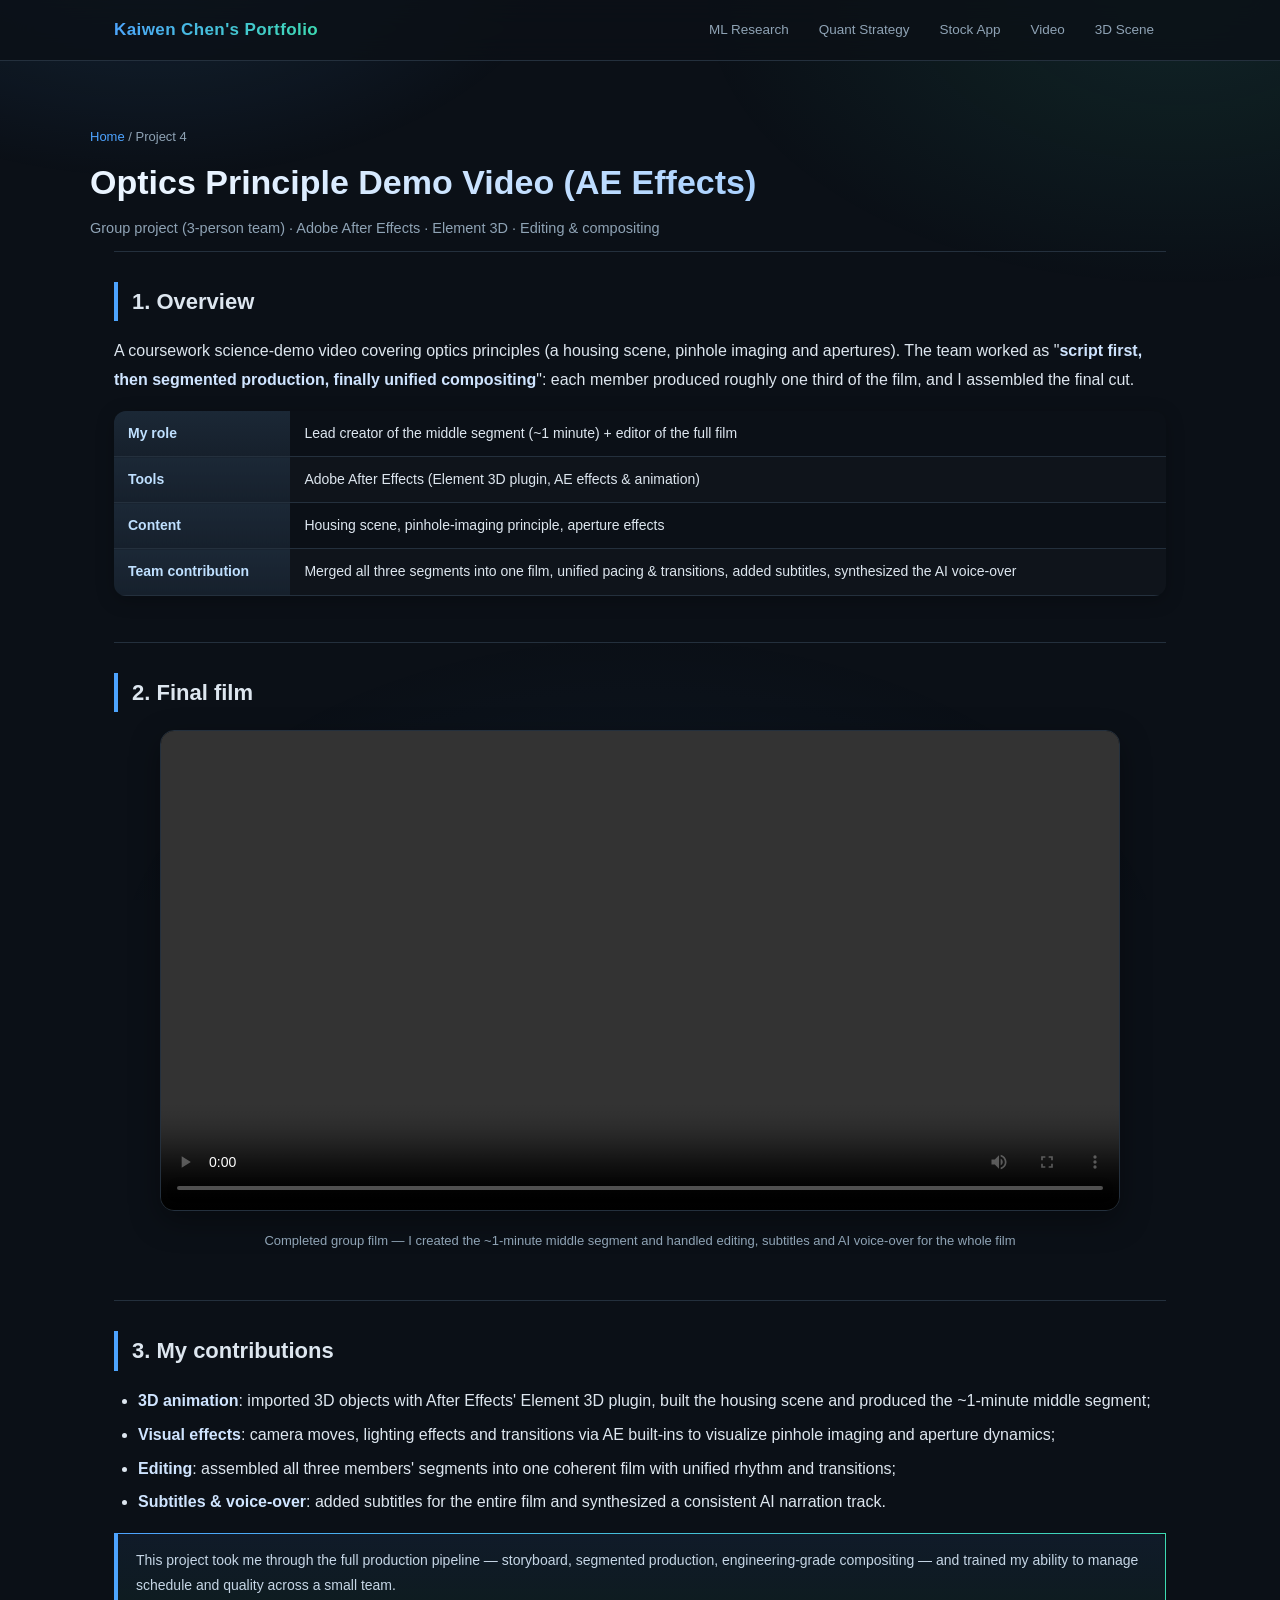
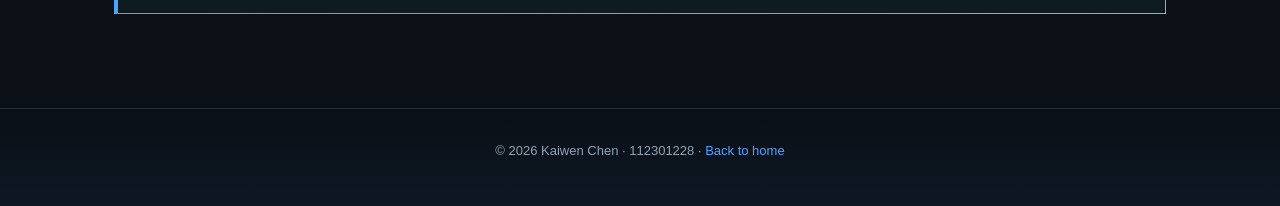
<file: projects/video.html>
<!DOCTYPE html>
<html lang="en">
<head>
<meta charset="UTF-8">
<meta name="viewport" content="width=device-width, initial-scale=1.0">
<title>Optics Principle Demo Video — Kaiwen Chen</title>
<link rel="stylesheet" href="../assets/css/style.css">
</head>
<body>
<nav class="nav">
  <div class="wrap">
    <span class="brand"><a href="../index.html" style="color:var(--text)">Kaiwen Chen's Portfolio</a></span>
    <div class="links">
      <a href="research.html">ML Research</a>
      <a href="gongmu.html">Quant Strategy</a>
      <a href="stockapp.html">Stock App</a>
      <a href="video.html">Video</a>
      <a href="opengl.html">3D Scene</a>
    </div>
  </div>
</nav>

<div class="page-head wrap">
  <div class="crumb"><a href="../index.html">Home</a> / Project 4</div>
  <h1>Optics Principle Demo Video (AE Effects)</h1>
  <p class="info">Group project (3-person team) · Adobe After Effects · Element 3D · Editing &amp; compositing</p>
</div>

<main class="wrap">

<section class="block">
  <h2>1. Overview</h2>
  <p>A coursework science-demo video covering optics principles (a housing scene, pinhole imaging and apertures). The team worked as "<strong>script first, then segmented production, finally unified compositing</strong>": each member produced roughly one third of the film, and I assembled the final cut.</p>
  <table>
    <tr><th>My role</th><td>Lead creator of the middle segment (~1 minute) + editor of the full film</td></tr>
    <tr><th>Tools</th><td>Adobe After Effects (Element 3D plugin, AE effects &amp; animation)</td></tr>
    <tr><th>Content</th><td>Housing scene, pinhole-imaging principle, aperture effects</td></tr>
    <tr><th>Team contribution</th><td>Merged all three segments into one film, unified pacing &amp; transitions, added subtitles, synthesized the AI voice-over</td></tr>
  </table>
</section>

<section class="block">
  <h2>2. Final film</h2>
  <figure>
    <video class="wide" controls preload="metadata">
      <source src="../assets/video/ae.mp4" type="video/mp4">
    </video>
    <figcaption>Completed group film — I created the ~1-minute middle segment and handled editing, subtitles and AI voice-over for the whole film</figcaption>
  </figure>
</section>

<section class="block">
  <h2>3. My contributions</h2>
  <ul>
    <li><strong>3D animation</strong>: imported 3D objects with After Effects' Element 3D plugin, built the housing scene and produced the ~1-minute middle segment;</li>
    <li><strong>Visual effects</strong>: camera moves, lighting effects and transitions via AE built-ins to visualize pinhole imaging and aperture dynamics;</li>
    <li><strong>Editing</strong>: assembled all three members' segments into one coherent film with unified rhythm and transitions;</li>
    <li><strong>Subtitles &amp; voice-over</strong>: added subtitles for the entire film and synthesized a consistent AI narration track.</li>
  </ul>
  <div class="note">This project took me through the full production pipeline — storyboard, segmented production, engineering-grade compositing — and trained my ability to manage schedule and quality across a small team.</div>
</section>

</main>

<footer class="footer">
  <div>© 2026 Kaiwen Chen · 112301228 · <a href="../index.html">Back to home</a></div>
</footer>
</body>
</html>
</file>
<file: assets/css/style.css>
/* Kaiwen Chen Portfolio — polished theme */
:root {
  --bg: #0b1017;
  --bg2: #131b25;
  --card: #141d28;
  --border: #24303d;
  --text: #dde6ef;
  --muted: #8fa3b5;
  --accent: #4da3ff;
  --accent2: #3ddcb0;
  --grad: linear-gradient(120deg, #4da3ff 0%, #3ddcb0 100%);
  --grad-soft: linear-gradient(120deg, rgba(77,163,255,.16), rgba(61,220,176,.16));
  --code-bg: #0d131a;
  --shadow: 0 10px 30px rgba(0,0,0,.35);
}
* { margin: 0; padding: 0; box-sizing: border-box; }
html { scroll-behavior: smooth; }
body {
  font-family: "Segoe UI", "Microsoft YaHei", "PingFang SC", "Noto Sans SC", sans-serif;
  background: var(--bg);
  color: var(--text);
  line-height: 1.8;
  overflow-x: hidden;
}
/* ambient glow */
body::before {
  content: ""; position: fixed; inset: 0; z-index: -1;
  background:
    radial-gradient(700px 420px at 12% -8%, rgba(77,163,255,.14), transparent 60%),
    radial-gradient(800px 480px at 92% 0%, rgba(61,220,176,.10), transparent 60%),
    radial-gradient(900px 600px at 50% 110%, rgba(77,163,255,.07), transparent 60%);
}
a { color: var(--accent); text-decoration: none; }
a:hover { text-decoration: underline; }

.wrap { max-width: 1100px; margin: 0 auto; padding: 0 24px; }

/* nav */
.nav {
  position: sticky; top: 0; z-index: 50;
  background: rgba(11,16,23,.82); backdrop-filter: blur(14px);
  border-bottom: 1px solid var(--border);
}
.nav .wrap { display: flex; align-items: center; gap: 20px; height: 60px; }
.nav .brand {
  font-weight: 800; color: var(--text); font-size: 17px; letter-spacing: .4px;
  background: var(--grad); -webkit-background-clip: text; background-clip: text; -webkit-text-fill-color: transparent;
}
.nav .links { margin-left: auto; display: flex; gap: 6px; flex-wrap: wrap; }
.nav .links a {
  color: var(--muted); font-size: 13.5px; padding: 6px 12px; border-radius: 8px;
  transition: all .18s;
}
.nav .links a:hover { color: var(--text); background: var(--grad-soft); text-decoration: none; }

/* hero */
.hero { padding: 88px 0 56px; text-align: center; position: relative; }
.hero h1 {
  font-size: 46px; letter-spacing: 1.5px; margin-bottom: 14px; font-weight: 800;
  background: linear-gradient(120deg, #eaf4ff 20%, #9ecbff 55%, #7fe8cd 100%);
  -webkit-background-clip: text; background-clip: text; -webkit-text-fill-color: transparent;
}
.hero .sub { color: var(--muted); font-size: 17px; margin-bottom: 22px; }
.hero .meta {
  display: inline-flex; gap: 10px; flex-wrap: wrap; justify-content: center;
}
.hero .meta span {
  background: var(--card); border: 1px solid var(--border); color: var(--muted);
  font-size: 13px; padding: 6px 16px; border-radius: 999px;
}
.hero .rule {
  width: 120px; height: 3px; border-radius: 3px; background: var(--grad);
  margin: 26px auto 0;
}

/* cards */
.grid {
  display: grid; grid-template-columns: repeat(auto-fill, minmax(320px, 1fr));
  gap: 24px; padding: 30px 0 72px;
}
.card {
  position: relative; background: linear-gradient(180deg, #16202c 0%, var(--card) 100%);
  border: 1px solid var(--border); border-radius: 16px;
  padding: 28px 26px 24px; transition: transform .2s, border-color .2s, box-shadow .2s;
  display: flex; flex-direction: column; gap: 12px; color: var(--text);
  overflow: hidden;
}
.card::before {
  content: ""; position: absolute; inset: 0 0 auto 0; height: 3px;
  background: var(--grad); opacity: .55; transition: opacity .2s;
}
.card:hover {
  transform: translateY(-6px); border-color: rgba(77,163,255,.55);
  box-shadow: 0 16px 40px rgba(0,0,0,.45), 0 0 0 1px rgba(77,163,255,.15);
  text-decoration: none;
}
.card:hover::before { opacity: 1; }
.card .tag {
  display: inline-block; font-size: 11.5px; color: var(--accent2);
  background: rgba(61,220,176,.08); border: 1px solid rgba(61,220,176,.35);
  border-radius: 999px; padding: 2px 12px; width: fit-content; letter-spacing: .3px;
}
.card h3 { font-size: 19.5px; line-height: 1.45; }
.card p { color: var(--muted); font-size: 14px; flex: 1; }
.card .go {
  font-size: 13.5px; color: var(--accent); font-weight: 600; margin-top: 4px;
}
.card .go::after { content: " →"; transition: margin .18s; }
.card:hover .go::after { margin-left: 4px; }

/* page head */
.page-head { padding: 64px 0 10px; }
.page-head .crumb { color: var(--muted); font-size: 13px; margin-bottom: 12px; }
.page-head h1 {
  font-size: 34px; line-height: 1.3; margin-bottom: 10px; font-weight: 800;
  background: linear-gradient(120deg, #eaf4ff 10%, #9ecbff 70%);
  -webkit-background-clip: text; background-clip: text; -webkit-text-fill-color: transparent;
}
.page-head .info { color: var(--muted); font-size: 14.5px; max-width: 860px; }

/* sections */
section.block { padding: 30px 0; border-top: 1px solid var(--border); }
section.block h2 {
  font-size: 22px; margin-bottom: 16px; padding-left: 14px;
  border-left: 4px solid transparent;
  border-image: var(--grad) 1;
}
section.block h3 {
  font-size: 16.5px; margin: 20px 0 8px; color: var(--accent2); font-weight: 700;
}
section.block p { margin: 8px 0; }
section.block ul, section.block ol { margin: 8px 0 8px 24px; }
section.block li { margin: 5px 0; }
section.block strong { color: #cfe4ff; }

/* code */
pre {
  background: var(--code-bg); border: 1px solid var(--border); border-radius: 12px;
  padding: 16px 18px; overflow-x: auto; margin: 14px 0;
  font-size: 12.8px; line-height: 1.6;
  box-shadow: inset 0 1px 0 rgba(255,255,255,.03);
}
code, pre { font-family: Consolas, "Cascadia Code", "Courier New", monospace; }
:not(pre) > code {
  background: var(--code-bg); border: 1px solid var(--border); border-radius: 6px;
  padding: 1px 7px; font-size: 13px; color: #9fd0ff;
}

/* figures & gallery */
figure { margin: 18px 0; text-align: center; }
figure img {
  max-width: 100%; border-radius: 12px; border: 1px solid var(--border);
  background: #fff; box-shadow: var(--shadow);
}
figcaption { color: var(--muted); font-size: 13px; margin-top: 8px; }
.gallery { display: grid; grid-template-columns: repeat(auto-fill, minmax(190px, 1fr)); gap: 16px; }
.gallery figure { margin: 0; }
.gallery img {
  width: 100%; height: auto; display: block; border-radius: 10px;
  transition: transform .2s, box-shadow .2s;
}
.gallery figure:hover img { transform: scale(1.03); box-shadow: 0 14px 34px rgba(0,0,0,.5); }
.gallery figcaption { font-size: 12.5px; }

/* video */
video {
  width: min(720px, 100%); border-radius: 14px; border: 1px solid var(--border);
  background: #000; box-shadow: var(--shadow);
}
video.wide { width: 100%; max-width: 960px; }

/* table */
table {
  border-collapse: collapse; width: 100%; margin: 16px 0; font-size: 14px;
  border-radius: 12px; overflow: hidden; box-shadow: 0 4px 18px rgba(0,0,0,.25);
}
th, td { border: none; border-bottom: 1px solid var(--border); padding: 10px 14px; text-align: left; }
th { background: linear-gradient(180deg, #1b2836, #16202c); color: #bfe0ff; font-weight: 600; }
tr:nth-child(even) td { background: rgba(255,255,255,.02); }
td { color: var(--text); }

/* note */
.note {
  background: linear-gradient(180deg, rgba(77,163,255,.08), rgba(61,220,176,.06));
  border: 1px solid rgba(77,163,255,.25); border-left: 4px solid transparent;
  border-image: var(--grad) 1; border-radius: 10px;
  padding: 14px 18px; margin: 16px 0; font-size: 14px; color: #c6d6e6;
}

/* footer */
.footer {
  border-top: 1px solid var(--border); padding: 30px 0 44px; margin-top: 48px;
  color: var(--muted); font-size: 13px; text-align: center;
  background: linear-gradient(180deg, transparent, rgba(77,163,255,.05));
}

@media (max-width: 640px) {
  .hero h1 { font-size: 30px; }
  .nav .links { display: none; }
  .gallery { grid-template-columns: repeat(auto-fill, minmax(140px, 1fr)); }
}
</file>
